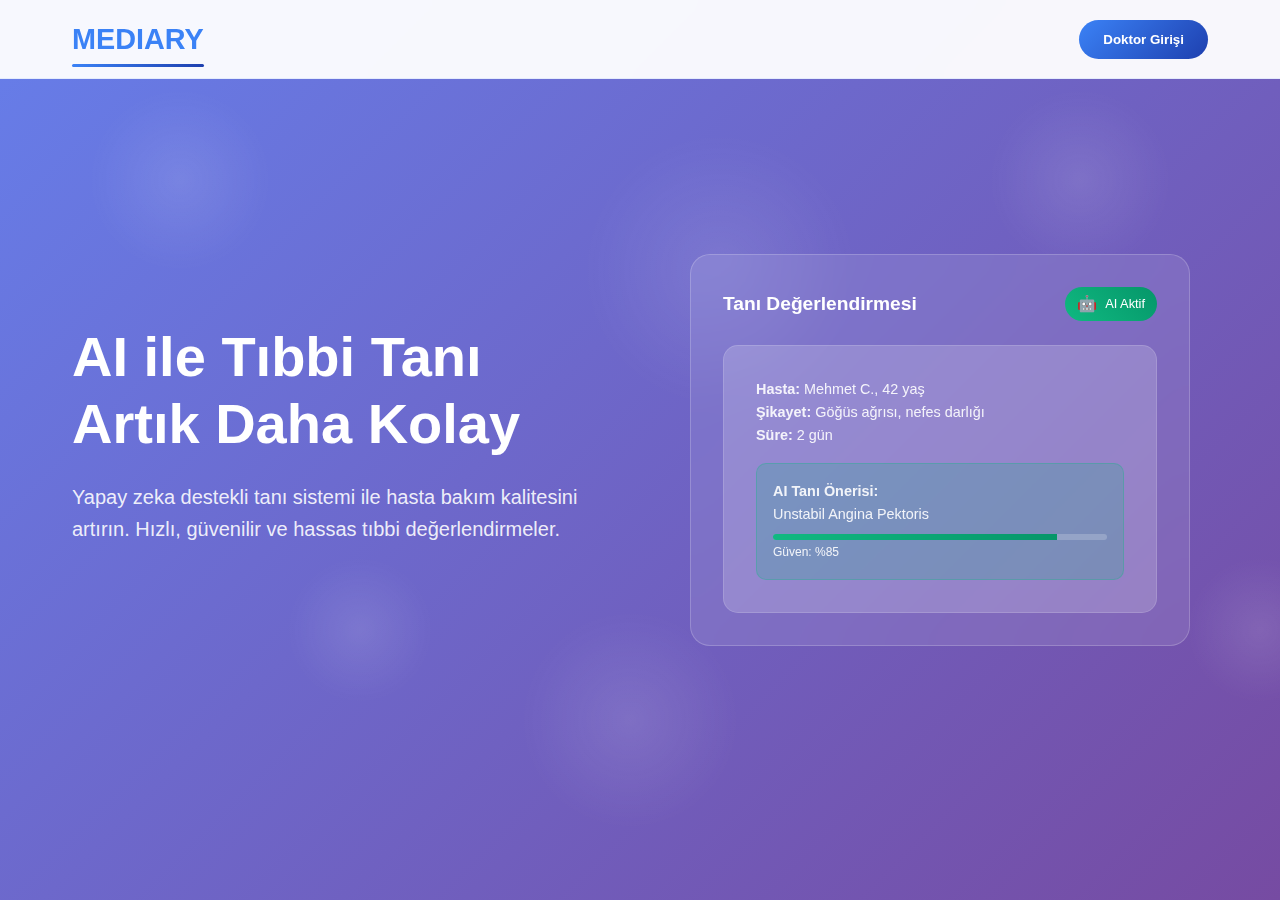
<file: static/index.html>
<!DOCTYPE html>
<html lang="tr">
<head>
    <meta charset="UTF-8">
    <meta name="viewport" content="width=device-width, initial-scale=1.0">
    <title>MEDIARY - AI Destekli Tıbbi Tanı Sistemi</title>
    <link href="https://cdnjs.cloudflare.com/ajax/libs/font-awesome/6.0.0/css/all.min.css" rel="stylesheet">
    <!-- <link rel="stylesheet" href="./static/style.css"> -->
    <style>
        * {
            margin: 0;
            padding: 0;
            box-sizing: border-box;
        }

        body {
            font-family: 'Segoe UI', Tahoma, Geneva, Verdana, sans-serif;
            line-height: 1.6;
            color: #2c3e50;
            overflow-x: hidden;
        }

        /* Header & Navigation */
        .header {
            position: fixed;
            top: 0;
            width: 100%;
            background: rgba(255, 255, 255, 0.95);
            backdrop-filter: blur(10px);
            z-index: 1000;
            border-bottom: 1px solid rgba(59, 130, 246, 0.1);
            transition: all 0.3s ease;
        }

        .nav-container {
            max-width: 1200px;
            margin: 0 auto;
            display: flex;
            justify-content: space-between;
            align-items: center;
            padding: 1rem 2rem;
        }

        .logo {
            font-size: 1.8rem;
            font-weight: 700;
            color: #3b82f6;
            text-decoration: none;
            position: relative;
        }

        .logo::after {
            content: '';
            position: absolute;
            bottom: -5px;
            left: 0;
            width: 100%;
            height: 3px;
            background: linear-gradient(90deg, #3b82f6, #1e40af);
            border-radius: 2px;
        }

        .login-btn {
            background: linear-gradient(135deg, #3b82f6, #1e40af);
            color: white;
            padding: 0.75rem 1.5rem;
            border: none;
            border-radius: 50px;
            font-weight: 600;
            cursor: pointer;
            transition: all 0.3s ease;
            text-decoration: none;
            display: inline-block;
        }

        .login-btn:hover {
            transform: translateY(-2px);
            box-shadow: 0 10px 25px rgba(59, 130, 246, 0.3);
        }

        /* Hero Section */
        .hero {
            min-height: 100vh;
            background: linear-gradient(135deg, #667eea 0%, #764ba2 100%);
            display: flex;
            align-items: center;
            position: relative;
            overflow: hidden;
        }

        .hero::before {
            content: '';
            position: absolute;
            top: 0;
            left: 0;
            right: 0;
            bottom: 0;
            background: url('data:image/svg+xml,<svg xmlns="http://www.w3.org/2000/svg" viewBox="0 0 1000 1000"><defs><radialGradient id="a" cx="50%" cy="50%" r="50%"><stop offset="0%" stop-color="rgba(255,255,255,0.1)"/><stop offset="100%" stop-color="rgba(255,255,255,0)"/></radialGradient></defs><circle cx="200" cy="200" r="100" fill="url(%23a)"/><circle cx="800" cy="300" r="150" fill="url(%23a)"/><circle cx="400" cy="700" r="80" fill="url(%23a)"/><circle cx="700" cy="800" r="120" fill="url(%23a)"/></svg>');
            animation: float 20s ease-in-out infinite;
        }

        @keyframes float {
            0%, 100% { transform: translateY(0px) rotate(0deg); }
            50% { transform: translateY(-20px) rotate(180deg); }
        }

        .hero-container {
            max-width: 1200px;
            margin: 0 auto;
            padding: 2rem;
            display: grid;
            grid-template-columns: 1fr 1fr;
            gap: 4rem;
            align-items: center;
            position: relative;
            z-index: 1;
        }

        .hero-content h1 {
            font-size: 3.5rem;
            font-weight: 700;
            color: white;
            margin-bottom: 1.5rem;
            line-height: 1.2;
        }

        .hero-content .subtitle {
            font-size: 1.25rem;
            color: rgba(255, 255, 255, 0.9);
            margin-bottom: 2rem;
            font-weight: 400;
        }

        .hero-visual {
            position: relative;
            display: flex;
            justify-content: center;
            align-items: center;
        }

        .medical-dashboard {
            background: rgba(255, 255, 255, 0.1);
            backdrop-filter: blur(20px);
            border: 1px solid rgba(255, 255, 255, 0.2);
            border-radius: 20px;
            padding: 2rem;
            width: 100%;
            max-width: 500px;
            animation: pulse 3s ease-in-out infinite;
        }

        @keyframes pulse {
            0%, 100% { transform: scale(1); }
            50% { transform: scale(1.05); }
        }

        .dashboard-header {
            display: flex;
            justify-content: space-between;
            align-items: center;
            margin-bottom: 1.5rem;
        }

        .dashboard-title {
            color: white;
            font-size: 1.2rem;
            font-weight: 600;
        }

        .ai-indicator {
            background: linear-gradient(45deg, #10b981, #059669);
            color: white;
            padding: 0.25rem 0.75rem;
            border-radius: 20px;
            font-size: 0.8rem;
            font-weight: 500;
            display: flex;
            align-items: center;
            gap: 0.5rem;
        }

        .ai-indicator::before {
            content: '🤖';
            font-size: 1rem;
        }

        .dashboard-content {
            color: rgba(255, 255, 255, 0.9);
            font-size: 0.9rem;
            line-height: 1.6;
        }

        .diagnosis-result {
            background: rgba(16, 185, 129, 0.2);
            border: 1px solid rgba(16, 185, 129, 0.3);
            border-radius: 10px;
            padding: 1rem;
            margin-top: 1rem;
        }

        .confidence-bar {
            width: 100%;
            height: 6px;
            background: rgba(255, 255, 255, 0.2);
            border-radius: 3px;
            overflow: hidden;
            margin-top: 0.5rem;
        }

        .confidence-fill {
            height: 100%;
            background: linear-gradient(90deg, #10b981, #059669);
            width: 85%;
            animation: fill 2s ease-out;
        }

        @keyframes fill {
            0% { width: 0%; }
            100% { width: 85%; }
        }

        /* LOGIN MODAL */
        .modal {
            display: none;
            position: fixed;
            top: 0;
            left: 0;
            width: 100%;
            height: 100%;
            background: rgba(0, 0, 0, 0.8);
            z-index: 2000;
            justify-content: center;
            align-items: center;
        }

        .modal-content {
            background: white;
            border-radius: 20px;
            padding: 3rem;
            max-width: 500px;
            width: 90%;
            position: relative;
            animation: modalSlide 0.3s ease;
        }

        @keyframes modalSlide {
            from { transform: translateY(-50px); opacity: 0; }
            to { transform: translateY(0); opacity: 1; }
        }

        .modal-close {
            position: absolute;
            top: 1rem;
            right: 1rem;
            background: none;
            border: none;
            font-size: 1.5rem;
            cursor: pointer;
            color: #64748b;
        }

        .modal-title {
            font-size: 2rem;
            font-weight: 700;
            color: #1e293b;
            margin-bottom: 2rem;
            text-align: center;
        }

        .login-form {
            display: flex;
            flex-direction: column;
            gap: 1.5rem;
        }

        .form-group {
            display: flex;
            flex-direction: column;
        }

        .form-group label {
            font-weight: 600;
            color: #374151;
            margin-bottom: 0.5rem;
        }

        .form-group input, .form-group select {
            padding: 1rem;
            border: 2px solid #e5e7eb;
            border-radius: 10px;
            font-size: 1rem;
            transition: border-color 0.3s ease;
        }

        .form-group input:focus, .form-group select:focus {
            outline: none;
            border-color: #3b82f6;
        }

        .login-submit {
            background: linear-gradient(135deg, #3b82f6, #1e40af);
            color: white;
            padding: 1rem 2rem;
            border: none;
            border-radius: 10px;
            font-size: 1rem;
            font-weight: 600;
            cursor: pointer;
            transition: all 0.3s ease;
        }

        .login-submit:hover {
            transform: translateY(-2px);
            box-shadow: 0 10px 25px rgba(59, 130, 246, 0.3);
        }

        .error-message {
            color: #ef4444;
            font-size: 0.875rem;
            margin-top: 0.5rem;
            display: none;
        }

        .credentials-info {
            background: #f0f9ff;
            border: 1px solid #0ea5e9;
            border-radius: 10px;
            padding: 1rem;
            margin-top: 1rem;
            font-size: 0.9rem;
        }

        .credentials-info h4 {
            color: #0c4a6e;
            margin-bottom: 0.5rem;
        }

        .credentials-info p {
            color: #0369a1;
            margin: 0.25rem 0;
        }

        @keyframes shake {
            0%, 100% { transform: translateX(0); }
            25% { transform: translateX(-5px); }
            75% { transform: translateX(5px); }
        }

        /* MEDIARY SYSTEM STYLES */
        #mediarySystem {
            display: none;
            min-height: 100vh;
            background: linear-gradient(135deg, #1a2332 0%, #2a3f5f 100%);
            color: white;
            opacity: 0;
            transition: opacity 0.5s ease;
        }

        #mediarySystem.show {
            opacity: 1;
        }

        .system-header {
            background: rgba(255, 255, 255, 0.08);
            padding: 0.5rem 1rem;
            backdrop-filter: blur(10px);
            border-bottom: 1px solid rgba(255, 255, 255, 0.15);
            display: flex;
            justify-content: space-between;
            align-items: center;
        }

        .system-header h1 {
            font-size: 2rem;
            font-weight: 700;
            letter-spacing: 2px;
            color: #fff;
        }

        .user-info {
            display: flex;
            align-items: center;
            gap: 1rem;
            color: rgba(255, 255, 255, 0.9);
        }

        .back-to-dashboard {
            background: #4CAF50;
            color: white;
            padding: 0.5rem 1rem;
            border: none;
            border-radius: 5px;
            cursor: pointer;
            font-weight: 600;
            transition: all 0.3s ease;
            text-decoration: none;
            display: none;
        }

        .back-to-dashboard:hover {
            background: #45a049;
            transform: translateY(-2px);
        }

        .home-btn {
            background: #ef4444;
            color: white;
            padding: 0.5rem 1rem;
            border: none;
            border-radius: 5px;
            cursor: pointer;
            font-weight: 600;
            transition: all 0.3s ease;
        }

        .home-btn:hover {
            background: #dc2626;
            transform: translateY(-2px);
        }

        /* Dashboard View */
        .dashboard-view {
            display: block;
            padding: 2rem;
            max-width: 1600px;
            margin: 0 auto;
        }

        .dashboard-view.hidden {
            display: none;
        }

        .dashboard-grid {
            display: grid;
            grid-template-columns: 300px 1fr;
            gap: 2rem;
            min-height: calc(100vh - 100px);
        }

        .dashboard-sidebar {
            background: rgba(255, 255, 255, 0.08);
            backdrop-filter: blur(15px);
            border-radius: 15px;
            padding: 1.5rem;
            border: 1px solid rgba(255, 255, 255, 0.15);
            height: fit-content;
        }

        .welcome-section {
            background: rgba(76, 175, 80, 0.1);
            border: 1px solid rgba(76, 175, 80, 0.3);
            border-radius: 10px;
            padding: 1.5rem;
            margin-bottom: 1.5rem;
            text-align: center;
        }

        .welcome-section h2 {
            color: #4CAF50;
            margin-bottom: 1rem;
            font-size: 1.5rem;
        }

        .welcome-section p {
            color: rgba(255, 255, 255, 0.9);
            line-height: 1.6;
            margin-bottom: 1rem;
        }

        .user-badge {
            background: linear-gradient(135deg, #4CAF50, #45a049);
            color: white;
            padding: 0.5rem 1rem;
            border-radius: 20px;
            font-size: 0.9rem;
            font-weight: 600;
            display: inline-flex;
            align-items: center;
            gap: 0.5rem;
        }

        .dashboard-content {
            background: rgba(255, 255, 255, 0.08);
            backdrop-filter: blur(15px);
            border-radius: 15px;
            padding: 2rem;
            border: 1px solid rgba(255, 255, 255, 0.15);
        }

        .dashboard-stats {
            display: grid;
            grid-template-columns: repeat(auto-fit, minmax(200px, 1fr));
            gap: 1.5rem;
            margin-bottom: 2rem;
        }

        .stat-card {
            background: rgba(255, 255, 255, 0.05);
            border-radius: 10px;
            padding: 1.5rem;
            text-align: center;
            border-left: 4px solid;
            transition: transform 0.3s ease;
        }

        .stat-card:hover {
            transform: translateY(-2px);
        }

        .stat-card.patients {
            border-left-color: #4CAF50;
        }

        .stat-card.today {
            border-left-color: #2196F3;
        }

        .stat-card.pending {
            border-left-color: #FF9800;
        }

        .stat-card.completed {
            border-left-color: #9C27B0;
        }

        .stat-number {
            font-size: 2rem;
            font-weight: bold;
            color: white;
            margin-bottom: 0.5rem;
        }

        .stat-label {
            color: rgba(255, 255, 255, 0.8);
            font-size: 0.9rem;
        }

        .quick-actions {
            display: grid;
            grid-template-columns: repeat(auto-fit, minmax(250px, 1fr));
            gap: 1rem;
            margin-top: 2rem;
        }

        .action-card {
            background: #1e293b;
            color: #ffffff;
            padding: 20px;
            border-radius: 12px;
            box-shadow: 0 4px 16px rgba(0, 0, 0, 0.1);
            transition: all 0.2s ease;
            cursor: pointer;
        }

        .action-card:hover {
            transform: translateY(-5px);
            box-shadow: 0 8px 24px rgba(0, 0, 0, 0.15);
            background: #334155;
        }


        .action-card h4 {
            color: white;
            margin-bottom: 0.5rem;
            display: flex;
            align-items: center;
            gap: 0.5rem;
        }

        .action-card p {
            color: rgba(255, 255, 255, 0.8);
            font-size: 0.9rem;
            line-height: 1.5;
        }

        /* Patient Examination View */
        .examination-view {
            display: none;
            padding: 2rem;
            max-width: 1600px;
            margin: 0 auto;
        }

        .examination-view.active {
            display: block;
        }

        .main-container {
            display: grid;
            grid-template-columns: 300px 1fr;
            gap: 2rem;
            padding: 2rem;
            max-width: 1600px;
            margin: 0 auto;
            min-height: calc(100vh - 100px);
        }

        .sidebar {
            background: rgba(255, 255, 255, 0.08);
            backdrop-filter: blur(15px);
            border-radius: 15px;
            padding: 1.5rem;
            border: 1px solid rgba(255, 255, 255, 0.15);
            height: fit-content;
        }

        .sidebar h3 {
            margin-bottom: 1rem;
            color: #f9fafb;
            font-size: 1.1rem;
            font-weight: bold;
            display: flex;
            align-items: center;
            gap: 0.5rem;
        }

        .content-area {
            background: rgba(255, 255, 255, 0.08);
            backdrop-filter: blur(15px);
            border-radius: 15px;
            padding: 2rem;
            border: 1px solid rgba(255, 255, 255, 0.15);
            display: grid;
            grid-template-rows: auto 1fr;
            gap: 2rem;
        }

        .content-area.examination-content {
            display: grid;
            grid-template-rows: auto 1fr;
            gap: 2rem;
        }

        /* Patient Section Styles */
        .date-picker input[type="date"] {
            background: rgba(255, 255, 255, 0.1);
            border: 1px solid rgba(255, 255, 255, 0.2);
            border-radius: 8px;
            padding: 0.75rem;
            color: white;
            width: 100%;
            margin-bottom: 1.5rem;
        }

        .patient-dropdown {
            position: relative;
            margin-bottom: 1.5rem;
        }

        .patient-select {
            width: 100%;
            background: rgba(255, 255, 255, 0.1);
            border: 1px solid rgba(255, 255, 255, 0.2);
            border-radius: 8px;
            padding: 0.75rem;
            color: white;
            cursor: pointer;
            display: flex;
            align-items: center;
            justify-content: space-between;
            transition: all 0.3s ease;
        }

        .patient-select:hover {
            background: rgba(255, 255, 255, 0.2);
        }

        .patient-options {
            position: absolute;
            top: 100%;
            left: 0;
            right: 0;
            background: rgba(255, 255, 255, 0.95);
            backdrop-filter: blur(15px);
            border-radius: 8px;
            box-shadow: 0 4px 20px rgba(0, 0, 0, 0.3);
            display: none;
            z-index: 100;
            max-height: 200px;
            overflow-y: auto;
        }

        .patient-options.show {
            display: block;
        }

        .patient-option {
            padding: 0.75rem;
            color: #333;
            cursor: pointer;
            transition: background 0.3s ease;
            border-bottom: 1px solid rgba(0, 0, 0, 0.1);
        }

        .patient-option:last-child {
            border-bottom: none;
        }

        .patient-option:hover {
            background: rgba(76, 175, 80, 0.1);
        }

        .patient-option.selected {
            background: #4CAF50;
            color: white;
        }

        .patient-info-display {
            background: rgba(255, 255, 255, 0.05);
            border-radius: 8px;
            padding: 1rem;
            margin-bottom: 1.5rem;
            border-left: 4px solid #4CAF50;
        }

        .patient-info-display h4 {
            color: #4CAF50;
            margin-bottom: 0.5rem;
            font-size: 1rem;
        }

        .patient-detail {
            display: flex;
            justify-content: space-between;
            margin-bottom: 0.25rem;
            font-size: 0.9rem;
        }

        .patient-detail strong {
            color: #f9fafb;
            font-weight: bold;
        }

        .patient-detail span {
            color: #e0f2f1;
        }

        /* Navigation Tabs */
        .nav-tabs {
            display: flex;
            gap: 1.2rem;
            background: rgba(255, 255, 255, 0.08);
            padding: 1rem;
            border-radius: 15px;
            backdrop-filter: blur(15px);
            border: 1px solid rgba(255, 255, 255, 0.15);
        }

        .nav-tab {
            padding: 1rem 1.8rem;
            border: none;
            background: transparent;
            color: rgba(255, 255, 255, 0.7);
            border-radius: 8px;
            cursor: pointer;
            transition: all 0.3s ease;
            display: flex;
            align-items: center;
            gap: 0.8rem;
            font-size: 1.1rem;
            position: relative;
        }

        .nav-tab.active {
            background: rgba(255, 255, 255, 0.2);
            color: white;
        }

        .nav-tab:hover:not(.active) {
            background: rgba(255, 255, 255, 0.1);
            color: white;
        }

        .nav-tab.locked {
            opacity: 0.6;
            cursor: not-allowed;
        }

        /* Content Panel */
        .content-panel {
            background: rgba(255, 255, 255, 0.08);
            backdrop-filter: blur(15px);
            border-radius: 15px;
            padding: 2rem;
            border: 1px solid rgba(255, 255, 255, 0.15);
            min-height: 450px;
        }

        /* Tab Contents */
        .tab-content {
            display: none;
        }

        .tab-content.active {
            display: block;
        }

        .tab-content:not(.active) {
            display: none !important;
        }

        /* Complaint Section */
        .complaint-area {
            background: rgba(255, 255, 255, 0.05);
            border-radius: 10px;
            padding: 1.5rem;
            margin-bottom: 2rem;
        }

        .complaint-area h4 {
            margin-bottom: 1rem;
            color: #f9fafb;
            display: flex;
            align-items: center;
            gap: 0.5rem;
            font-size: 1.1rem;
            font-weight: bold;
        }

        .complaint-text {
            background: rgba(255, 255, 255, 0.1);
            border: 1px solid rgba(255, 255, 255, 0.2);
            border-radius: 8px;
            padding: 1rem;
            color: white;
            font-size: 0.95rem;
            line-height: 1.6;
            min-height: 200px;
            width: 100%;
            resize: vertical;
            font-family: inherit;
        }

        .complaint-text::placeholder {
            color: rgba(255, 255, 255, 0.5);
        }

        /* Patient Notes */
        .patient-notes {
            background: rgba(255, 255, 255, 0.03);
            border-radius: 8px;
            padding: 1rem;
            margin-bottom: 1.5rem;
            border-left: 4px solid #FF9800;
        }

        .patient-notes h4 {
            color: #FF9800;
            margin-bottom: 1rem;
            display: flex;
            align-items: center;
            gap: 0.5rem;
            font-size: 1rem;
        }

        .note-item {
            margin-bottom: 0.75rem;
            padding: 0.75rem;
            background: rgba(255, 255, 255, 0.05);
            border-radius: 6px;
            font-size: 0.9rem;
            line-height: 1.4;
            color: rgba(255, 255, 255, 0.9);
        }

        .note-item:last-child {
            margin-bottom: 0;
        }

        .note-emphasis {
            font-weight: bold;
            color: #ff6b6b;
            border-left: 3px solid #ff6b6b;
            padding-left: 0.75rem;
        }

        /* Save Button */
        .save-btn {
            background: #4CAF50;
            color: white;
            border: none;
            padding: 0.75rem 1.5rem;
            border-radius: 8px;
            cursor: pointer;
            margin-top: 1rem;
            transition: all 0.3s ease;
            display: inline-flex;
            align-items: center;
            gap: 0.5rem;
            font-size: 0.9rem;
            width: 100%;
            justify-content: center;
        }

        .save-btn:hover {
            background: #45a049;
            transform: translateY(-2px);
            box-shadow: 0 4px 15px rgba(76, 175, 80, 0.3);
        }

        .save-btn.saved {
            background: #2196F3;
        }

        /* Test Request Styles */
        .evaluation-area {
            background: rgba(255, 255, 255, 0.05);
            border-radius: 10px;
            padding: 1.5rem;
            margin-bottom: 2rem;
        }

        .evaluation-area h4 {
            margin-bottom: 1rem;
            color: #f9fafb;
            display: flex;
            align-items: center;
            gap: 0.5rem;
            font-size: 1.1rem;
            font-weight: bold;
        }

        .ai-section {
            background: rgba(255, 255, 255, 0.03);
            border-radius: 8px;
            padding: 1.5rem;
            margin-bottom: 1.5rem;
            border-left: 4px solid #2196F3;
        }

        .ai-section h4 {
            color: #2196F3;
            margin-bottom: 1rem;
            display: flex;
            align-items: center;
            gap: 0.5rem;
            font-size: 1rem;
        }

        .test-request-form {
            background: rgba(255, 255, 255, 0.02);
            border-radius: 8px;
            padding: 1rem;
        }

        .manual-test-entry {
            display: flex;
            gap: 0.5rem;
            margin-bottom: 1rem;
        }

        .custom-select-wrapper {
            position: relative;
            width: 100%;
        }

        .suggestion-box {
            position: absolute;
            top: 100%;
            left: 0;
            right: 0;
            background-color: #2e2e3f;
            border: 1px solid #555;
            max-height: 200px;
            overflow-y: auto;
            z-index: 100;
            border-radius: 8px;
            box-shadow: 0 4px 10px rgba(0,0,0,0.2);
            display: none;
        }

        .suggestion-box div {
            padding: 0.5rem;
            cursor: pointer;
            color: white;
            border-bottom: 1px solid #444;
        }

        .suggestion-box div:hover {
            background-color: #3a3a4f;
        }


        .action-buttons {
            display: flex;
            gap: 1rem;
            margin-top: 1rem;
        }

        /* AI Analysis Styles */
        .ai-analysis-container {
            background: rgba(255, 255, 255, 0.05);
            border-radius: 10px;
            padding: 1.5rem;
        }

        .test-results-section {
            margin-bottom: 2rem;
        }

        .test-results-section h4 {
            color: #f9fafb;
            margin-bottom: 1rem;
            display: flex;
            align-items: center;
            gap: 0.5rem;
            font-size: 1.1rem;
            font-weight: bold;
        }

        .pdf-files {
            display: grid;
            grid-template-columns: repeat(auto-fit, minmax(120px, 1fr));
            gap: 1rem;
            margin-bottom: 2rem;
        }

        .pdf-file {
            background: rgba(220, 38, 38, 0.1);
            border: 2px solid rgba(220, 38, 38, 0.3);
            border-radius: 10px;
            padding: 1rem;
            text-align: center;
            cursor: pointer;
            transition: all 0.3s ease;
            color: white;
        }

        .pdf-file:hover {
            background: rgba(220, 38, 38, 0.2);
            transform: translateY(-2px);
        }

        .pdf-file i {
            font-size: 2rem;
            color: #dc2626;
            margin-bottom: 0.5rem;
            display: block;
        }

        .pdf-file span {
            font-size: 0.8rem;
            line-height: 1.2;
        }

        /* Enhanced Evaluate Button */
        .evaluate-btn {
            background: linear-gradient(135deg, #4caf50, #81c784);
            color: white;
            border: none;
            border-radius: 50px;
            font-weight: 600;
            font-size: 1rem;
            padding: 0.75rem 1.75rem;
            cursor: pointer;
            transition: all 0.3s ease;
            display: flex;
            align-items: center;
            justify-content: center;
            gap: 0.5rem;
            margin: 1.5rem auto;
            position: relative;
            overflow: hidden;
        }

        .evaluate-btn::before {
            content: '';
            position: absolute;
            top: 0;
            left: -100%;
            width: 100%;
            height: 100%;
            background: linear-gradient(90deg, transparent, rgba(255, 255, 255, 0.2), transparent);
            transition: left 0.5s ease;
        }

        .evaluate-btn:hover {
            background: linear-gradient(135deg, #388e3c, #66bb6a);
            transform: translateY(-2px);
            box-shadow: 0 6px 20px rgba(76, 175, 80, 0.4);
        }

        .evaluate-btn:hover::before {
            left: 100%;
        }

        .evaluate-btn:active {
            transform: translateY(0);
            box-shadow: 0 3px 10px rgba(76, 175, 80, 0.3);
        }

        /* Enhanced AI Processing Loader */
        .loading-spinner {
            display: none;
            flex-direction: column;
            align-items: center;
            gap: 1rem;
            margin: 2rem 0;
            padding: 2rem;
            background: rgba(255, 255, 255, 0.05);
            border-radius: 15px;
            border: 1px solid rgba(255, 255, 255, 0.1);
        }

        .loading-spinner.show {
            display: flex;
        }

        .spinner {
            width: 40px;
            height: 40px;
            border: 4px solid rgba(255, 255, 255, 0.2);
            border-top: 4px solid #4caf50;
            border-radius: 50%;
            animation: spin 1s linear infinite;
        }

        /* Notification system */
        .notification {
            position: fixed;
            top: 20px;
            right: 20px;
            background: #4caf50;
            color: white;
            padding: 1rem 1.5rem;
            border-radius: 8px;
            box-shadow: 0 4px 12px rgba(0,0,0,0.3);
            z-index: 2000;
            animation: slideInRight 0.3s ease;
            max-width: 350px;
            font-size: 0.9rem;
            line-height: 1.4;
        }

        @keyframes fadeInOut {
            0%, 100% { opacity: 0.7; }
            50% { opacity: 1; }
        }

        /* Progress Bar for AI Analysis */
        .ai-progress-bar {
            width: 100%;
            height: 6px;
            background: rgba(255, 255, 255, 0.1);
            border-radius: 3px;
            overflow: hidden;
            margin-top: 1rem;
        }

        .ai-progress-fill {
            height: 100%;
            background: linear-gradient(90deg, #4caf50, #81c784, #4caf50);
            background-size: 200% 100%;
            border-radius: 3px;
            animation: progressMove 2s linear infinite;
            width: 0%;
            transition: width 0.3s ease;
        }

        @keyframes spin {
            0% { transform: rotate(0deg); }
            100% { transform: rotate(360deg); }
        }

        .ai-summary {
            margin-bottom: 2rem;
        }

        /* Reçete ve Tanı Başlıkları */
        #prescription-tab h4,
        #prescription-tab h5 {
            font-size: 1.3rem;
            font-weight: 600;
            color: #f1f5f9;
            margin-bottom: 1rem;
        }

        /* Etiketler */
        #prescription-tab label {
            font-size: 1rem;
            font-weight: 500;
            color: #e2e8f0;
            margin-bottom: 0.3rem;
            display: block;
        }

        /* Tanı ve ilaç input alanları */
        .diagnosis-input,
        .drug-name,
        .drug-dosage,
        .drug-frequency,
        .drug-duration,
        .prescription-text {
            font-size: 1rem;
            padding: 0.6rem 0.8rem;
            color: #f8fafc;
            background-color: #1e293b;
            border: 1px solid #334155;
            border-radius: 8px;
            width: 100%;
            box-sizing: border-box;
        }

        /* Textarea alanları */
        .recommendation-textarea {
            font-size: 1rem;
            padding: 0.8rem;
            color: #f8fafc;
            background-color: #1e293b;
            border: 1px solid #334155;
            border-radius: 8px;
            min-height: 100px;
            resize: vertical;
        }

        /* Placeholder metinleri */
        #prescription-tab input::placeholder,
        #prescription-tab textarea::placeholder {
            font-size: 0.95rem;
            color: #94a3b8;
        }


        .diagnosis-section {
            background: rgba(255, 255, 255, 0.03);
            border-radius: 8px;
            padding: 1.5rem;
            margin-bottom: 2rem;
            border-left: 4px solid #9c27b0;
        }

        .diagnosis-section h5 {
            color: #9c27b0;
            margin-bottom: 1rem;
            display: flex;
            align-items: center;
            gap: 0.5rem;
        }

        .diagnosis-grid {
            display: grid;
            grid-template-columns: 1fr 1fr;
            gap: 1rem;
        }

        .diagnosis-input-group {
            display: flex;
            flex-direction: column;
            gap: 0.5rem;
        }

        .diagnosis-input-group label {
            color: rgba(255, 255, 255, 0.9);
            font-size: 0.9rem;
            font-weight: 600;
        }

        .diagnosis-input {
            background: rgba(255, 255, 255, 0.1);
            border: 1px solid rgba(255, 255, 255, 0.2);
            border-radius: 8px;
            padding: 0.75rem;
            color: white;
            font-size: 0.9rem;
        }

        .diagnosis-input::placeholder {
            color: rgba(255, 255, 255, 0.5);
        }

        .prescription-section {
            background: rgba(255, 255, 255, 0.03);
            border-radius: 8px;
            padding: 1.5rem;
            margin-bottom: 2rem;
            border-left: 4px solid #2196f3;
        }

        .prescription-section h5 {
            color: #2196f3;
            margin-bottom: 1rem;
            display: flex;
            align-items: center;
            gap: 0.5rem;
        }

        .prescription-list {
            margin-bottom: 1rem;
        }

        .prescription-item {
            margin-bottom: 1rem;
        }

        .drug-info {
            display: grid;
            grid-template-columns: 2fr 1fr 1fr 1fr auto;
            gap: 0.5rem;
            align-items: center;
        }

        .drug-name, .drug-dosage, .drug-frequency, .drug-duration {
            background: rgba(255, 255, 255, 0.1);
            border: 1px solid rgba(255, 255, 255, 0.2);
            border-radius: 6px;
            padding: 0.5rem;
            color: white;
            font-size: 0.8rem;
        }

        .drug-name::placeholder, .drug-dosage::placeholder, 
        .drug-frequency::placeholder, .drug-duration::placeholder {
            color: rgba(255, 255, 255, 0.5);
        }

        .remove-drug-btn {
            background: #ef4444;
            color: white;
            border: none;
            border-radius: 4px;
            padding: 0.5rem;
            cursor: pointer;
            transition: all 0.3s ease;
        }

        .remove-drug-btn:hover {
            background: #dc2626;
        }

        .add-drug-btn {
            background: #10b981;
            color: white;
            border: none;
            border-radius: 8px;
            padding: 0.75rem 1rem;
            cursor: pointer;
            display: flex;
            align-items: center;
            gap: 0.5rem;
            transition: all 0.3s ease;
        }

        .add-drug-btn:hover {
            background: #059669;
        }

        .recommendations-section {
            background: rgba(255, 255, 255, 0.03);
            border-radius: 8px;
            padding: 1.5rem;
            margin-bottom: 2rem;
            border-left: 4px solid #f59e0b;
        }

        .recommendations-section h5 {
            color: #f59e0b;
            margin-bottom: 1rem;
            display: flex;
            align-items: center;
            gap: 0.5rem;
        }

        .recommendations-grid {
            display: grid;
            grid-template-columns: 1fr 1fr;
            gap: 1rem;
        }

        .recommendation-item {
            display: flex;
            flex-direction: column;
            gap: 0.5rem;
        }

        .recommendation-item label {
            color: rgba(255, 255, 255, 0.9);
            font-size: 0.9rem;
            font-weight: 600;
            display: flex;
            align-items: center;
            gap: 0.5rem;
        }

        .recommendation-textarea {
            background: rgba(255, 255, 255, 0.1);
            border: 1px solid rgba(255, 255, 255, 0.2);
            border-radius: 8px;
            padding: 0.75rem;
            color: white;
            font-size: 0.8rem;
            line-height: 1.4;
            min-height: 80px;
            resize: vertical;
            font-family: inherit;
        }

        .recommendation-textarea::placeholder {
            color: rgba(255, 255, 255, 0.5);
        }

        .additional-notes-section {
            background: rgba(255, 255, 255, 0.03);
            border-radius: 8px;
            padding: 1.5rem;
            margin-bottom: 2rem;
            border-left: 4px solid #6b7280;
        }

        .additional-notes-section h5 {
            color: #6b7280;
            margin-bottom: 1rem;
            display: flex;
            align-items: center;
            gap: 0.5rem;
        }

        .prescription-text {
            background: rgba(255, 255, 255, 0.1);
            border: 1px solid rgba(255, 255, 255, 0.2);
            border-radius: 8px;
            padding: 1rem;
            color: white;
            font-size: 0.9rem;
            line-height: 1.6;
            min-height: 100px;
            width: 100%;
            resize: vertical;
            font-family: inherit;
        }

        .prescription-text::placeholder {
            color: rgba(255, 255, 255, 0.5);
        }

        .prescription-actions {
            display: flex;
            gap: 1rem;
            margin-top: 2rem;
        }

        /* New Patient Modal Styles */
        .modal-header {
            display: flex;
            justify-content: space-between;
            align-items: center;
            margin-bottom: 2rem;
        }

        .modal-header h2 {
            color: #1e293b;
            font-size: 1.5rem;
            font-weight: 700;
            display: flex;
            align-items: center;
            gap: 0.5rem;
        }

        .close-btn {
            background: none;
            border: none;
            font-size: 1.5rem;
            cursor: pointer;
            color: #64748b;
        }

        .form-grid {
            display: grid;
            grid-template-columns: repeat(2, 1fr);
            gap: 1rem;
            margin-bottom: 1.5rem;
        }

        .form-group-full {
            grid-column: 1 / -1;
        }

        .form-label {
            display: block;
            margin-bottom: 0.5rem;
            font-weight: 600;
            color: #333;
        }

        .form-input {
            width: 100%;
            padding: 0.75rem;
            border: 2px solid #e1e5e9;
            border-radius: 8px;
            font-size: 1rem;
            transition: all 0.3s ease;
            background: white;
            color: #333;
        }

        .form-input:focus {
            outline: none;
            border-color: #4CAF50;
            box-shadow: 0 0 0 3px rgba(76, 175, 80, 0.1);
        }

        .form-textarea {
            width: 100%;
            padding: 0.75rem;
            border: 2px solid #e5e7eb;
            border-radius: 8px;
            font-size: 0.9rem;
            min-height: 80px;
            resize: vertical;
            font-family: inherit;
        }

        .medical-history-container {
            display: flex;
            flex-direction: column;
            gap: 1rem;
        }

        .prescription-container {
            display: flex;
            flex-direction: column;
            gap: 1.5rem;
            margin-top: 1rem;
        }

        .medical-history-options {
            display: flex;
            gap: 1rem;
            align-items: center;
        }

        .radio-group {
            display: flex;
            align-items: center;
            gap: 0.5rem;
        }

        .radio-group input[type="radio"] {
            width: 16px;
            height: 16px;
            accent-color: #4CAF50;
        }

        .radio-group label {
            font-size: 0.9rem;
            color: #374151;
            cursor: pointer;
        }

        .medical-history-detail {
            display: none;
            transition: all 0.3s ease;
        }

        .medical-history-detail.show {
            display: block;
        }

        .modal-actions {
            display: flex;
            gap: 1rem;
            justify-content: flex-end;
            margin-top: 2rem;
        }

        .btn-modal {
            padding: 0.75rem 1.5rem;
            border: none;
            border-radius: 8px;
            font-size: 0.9rem;
            font-weight: 600;
            cursor: pointer;
            transition: all 0.3s ease;
            display: flex;
            align-items: center;
            gap: 0.5rem;
        }

        .btn-cancel {
            background: #6b7280;
            color: white;
        }

        .btn-cancel:hover {
            background: #4b5563;
        }

        .btn-confirm {
            background: #10b981;
            color: white;
        }

        .btn-confirm:hover {
            background: #059669;
        }

        /* Ana chatbot kutusu */
        #aiChatbot {
            display: none;
            position: fixed;
            bottom: 20px;
            right: 20px;
            width: 360px;
            height: 520px;
            background: #ffffff;
            border-radius: 16px;
            box-shadow: 0 20px 40px rgba(0, 0, 0, 0.2);
            flex-direction: column;
            overflow: hidden;
            z-index: 9999;
            transition: transform 0.3s ease, opacity 0.3s ease;
            transform: translateY(20px);
            opacity: 0;
        }

        /* Açıldığında görünür */
        #aiChatbot.show {
            display: flex;
            transform: translateY(0);
            opacity: 1;
        }

        /* Başlık */
        .chatbot-header {
            background: linear-gradient(to right, #4b6cb7, #182848);
            color: white;
            padding: 14px 16px;
            font-weight: bold;
            font-size: 1rem;
            display: flex;
            align-items: center;
            justify-content: space-between;
        }

        /* Kapatma butonu */
        .chatbot-close {
            background: transparent;
            border: none;
            color: white;
            font-size: 1.2rem;
            cursor: pointer;
            transition: transform 0.2s;
        }

        .chatbot-close:hover {
            transform: scale(1.1);
        }

        /* Mesaj kutusu */
        .chatbot-messages {
            flex: 1;
            padding: 12px;
            overflow-y: auto;
            background: #f1f2f6;
        }

        /* Mesajlar */
        .message {
            margin-bottom: 12px;
            padding: 10px 14px;
            border-radius: 12px;
            max-width: 80%;
            word-wrap: break-word;
            animation: fadeIn 0.3s ease;
        }

        .message.bot {
            background: #dff9fb;
            align-self: flex-start;
            color: #2f3542;
        }

        .message.user {
            background: #1e90ff;
            align-self: flex-end;
            color: white;
            margin-left: auto;
        }

        /* Hızlı sorular */
        .quick-questions {
            display: flex;
            flex-direction: column;
            gap: 8px;
            margin-top: 10px;
        }

        .quick-question {
            background: #e0e0e0;
            border: none;
            border-radius: 8px;
            padding: 8px;
            font-size: 0.9rem;
            cursor: pointer;
            text-align: left;
            transition: background 0.2s;
        }

        .quick-question:hover {
            background: #dcdde1;
        }

        /* Yazma göstergesi */
        .typing-indicator {
            display: none;
            align-items: center;
            margin: 1rem 0 0.5rem 0;
            gap: 0.3rem;
            padding-left: 0.5rem;
        }

        .typing-dot {
            width: 6px;
            height: 6px;
            border-radius: 50%;
            background-color: #64748b;
            animation: blink 1.4s infinite both;
        }

        .typing-dot:nth-child(1) { animation-delay: 0s; }
        .typing-dot:nth-child(2) { animation-delay: 0.2s; }
        .typing-dot:nth-child(3) { animation-delay: 0.4s; }

        /* Giriş alanı */
        .chatbot-input-area {
            display: flex;
            border-top: 1px solid #dcdde1;
            padding: 10px;
            background: #ffffff;
        }

        .chatbot-input {
            flex: 1;
            border: 1px solid #ccc;
            border-radius: 8px;
            padding: 8px;
            outline: none;
            transition: box-shadow 0.2s;
        }

        .chatbot-input:focus {
            box-shadow: 0 0 0 2px #74b9ff;
        }

        .chatbot-send {
            margin-left: 10px;
            background: #4b7bec;
            border: none;
            border-radius: 8px;
            color: white;
            padding: 8px 12px;
            cursor: pointer;
            transition: background 0.2s;
        }

        .chatbot-send:hover {
            background: #3867d6;
        }

        /* Fade ve yazma efektleri */
        @keyframes fadeIn {
            from { opacity: 0; transform: translateY(10px); }
            to { opacity: 1; transform: translateY(0); }
        }

        @keyframes blink {
            0%, 80%, 100% { opacity: 0.3; }
            40% { opacity: 1; }
        }
      
        #lab-results-section {
            margin-top: 2rem;
            padding: 1.5rem;
            border-radius: 12px;
            background-color: #1f2937;
            border: 1px solid #334155;
            color: #e2e8f0;
            box-shadow: 0 4px 10px rgba(0, 0, 0, 0.3);
        }

        .lab-result-box-container {
            display: grid;
            grid-template-columns: repeat(auto-fill, minmax(180px, 1fr));
            gap: 1rem;
        }

        .lab-result-box {
            background-color: #1f2937;
            border: 1px solid #3b82f6;
            border-radius: 8px;
            padding: 1rem;
            color: #e2e8f0;
            box-shadow: 0 4px 6px rgba(0, 0, 0, 0.2);
            transition: transform 0.3s ease;
        }

        .lab-result-box:hover {
            transform: scale(1.03);
            border-color: #60a5fa;
        }

        .lab-result-title {
            font-weight: 600;
            font-size: 1.1rem;
            margin-bottom: 0.5rem;
            color: #93c5fd;
        }

        .lab-result-value {
            font-size: 1rem;
            color: #fefefe;
        }


        @keyframes progressMove {
            0% { background-position: 200% 0; }
            100% { background-position: -200% 0; }
        }

        .test-checklist {
            margin: 1rem 0;
            display: flex;
            flex-direction: column;
            gap: 0.75rem;
        }

        .checkbox-item {
            display: flex;
            align-items: center;
            gap: 0.75rem;
            padding: 0.75rem;
            background: rgba(255, 255, 255, 0.05);
            border-radius: 6px;
            transition: all 0.3s ease;
        }

        .checkbox-item:hover {
            background: rgba(255, 255, 255, 0.1);
        }

        .checkbox-item input[type="checkbox"] {
            margin: 0;
            accent-color: #4CAF50;
            transform: scale(1.2);
        }

        .checkbox-item label {
            flex: 1;
            color: #e0f2f1;
            font-size: 0.95rem;
            line-height: 1.6;
            cursor: pointer;
        }

        .priority {
            padding: 0.2rem 0.6rem;
            border-radius: 12px;
            font-size: 0.7rem;
            font-weight: 600;
            text-transform: uppercase;
        }

        .priority.urgent {
            background: #f44336;
            color: white;
        }

        .priority.routine {
            background: #2196f3;
            color: white;
        }
        .priority.ai-suggestion {
            background: #3b82f6;
            color: white;
            margin-left: 0.25rem;
        }
        .filter-input {
            background: rgba(255, 255, 255, 0.1);
            border: 1px solid rgba(255, 255, 255, 0.2);
            border-radius: 6px;
            padding: 0.5rem;
            color: white;
            width: 100%;
            font-size: 0.9rem;
            margin-bottom: 1rem;
        }

        .filter-input::placeholder {
            color: rgba(255, 255, 255, 0.5);
        }

        .selected-tests-summary {
            background: rgba(76, 175, 80, 0.1);
            border: 1px solid rgba(76, 175, 80, 0.3);
            border-radius: 8px;
            padding: 1rem;
            margin: 1rem 0;
        }

        .selected-tests-summary h5 {
            color: #4CAF50;
            margin-bottom: 0.75rem;
            font-size: 0.95rem;
        }

        .selected-test {
            color: rgba(255, 255, 255, 0.9);
            font-size: 0.9rem;
            margin-bottom: 0.25rem;
        }

        .action-buttons {
            display: flex;
            gap: 1rem;
            margin-top: 1rem;
        }

        .btn {
            padding: 0.5rem 1rem;
            border: none;
            border-radius: 6px;
            cursor: pointer;
            transition: all 0.3s ease;
            display: flex;
            align-items: center;
            gap: 0.5rem;
            text-decoration: none;
            color: white;
            font-size: 0.9rem;
            flex: 1;
            justify-content: center;
        }

        .btn-primary {
            background: #2196F3;
        }

        .btn-primary:hover {
            background: #1976D2;
            transform: translateY(-2px);
        }

        .btn-success {
            background: #4CAF50;
        }

        .btn-success:hover {
            background: #45a049;
            transform: translateY(-2px);
        }

        .btn-secondary {
            background: #6b7280;
            color: white;
        }

        .btn-secondary:hover {
            background: #4b5563;
        }

        /* AI Results Animation */


        .summary-card {
            background: rgba(255, 255, 255, 0.05);
            border-radius: 12px;
            padding: 1.25rem;
            border-left: 6px solid transparent;
            position: relative;
            transition: all 0.3s ease;
            overflow: hidden;
        }

        .summary-card::before {
            content: '';
            position: absolute;
            top: 0;
            right: 0;
            width: 60px;
            height: 60px;
            border-radius: 50%;
            opacity: 0.1;
            transition: all 0.3s ease;
        }

        .summary-card.critical {
            border-left-color: #f44336;
            background: rgba(244, 67, 54, 0.08);
            box-shadow: 0 2px 8px rgba(244, 67, 54, 0.2);
        }

        .summary-card.critical::before {
            background: #f44336;
        }

        .summary-card.critical::after {
            content: '⚠️';
            position: absolute;
            top: 1rem;
            right: 1rem;
            font-size: 1.25rem;
            animation: pulse 2s infinite;
        }

        .summary-card.recommendation {
            border-left-color: #4caf50;
            background: rgba(76, 175, 80, 0.08);
            box-shadow: 0 2px 8px rgba(76, 175, 80, 0.2);
        }

        .summary-card.recommendation::before {
            background: #4caf50;
        }

        .summary-card.recommendation::after {
            content: '✅';
            position: absolute;
            top: 1rem;
            right: 1rem;
            font-size: 1.25rem;
            animation: bounce 2s infinite;
        }

        .summary-card.warning {
            border-left-color: #ff9800;
            background: rgba(255, 152, 0, 0.08);
            box-shadow: 0 2px 8px rgba(255, 152, 0, 0.2);
        }

        .summary-card.warning::before {
            background: #ff9800;
        }

        .summary-card.warning::after {
            content: '🔍';
            position: absolute;
            top: 1rem;
            right: 1rem;
            font-size: 1.25rem;
            animation: swing 2s infinite;
        }

        .summary-card:hover {
            transform: translateY(-2px);
            box-shadow: 0 4px 16px rgba(255, 255, 255, 0.1);
        }

        .summary-header {
            display: flex;
            align-items: center;
            gap: 0.5rem;
            margin-bottom: 0.75rem;
        }

        .summary-header strong {
            font-size: 1.1rem;
            font-weight: bold;
            color: #f9fafb;
        }

        .summary-header i {
            font-size: 1rem;
            transition: all 0.3s ease;
        }

        .summary-card:hover .summary-header i {
            transform: scale(1.1);
        }

        .summary-card.critical .summary-header i {
            color: #f44336;
        }

        .summary-card.recommendation .summary-header i {
            color: #4caf50;
        }

        .summary-card.warning .summary-header i {
            color: #ff9800;
        }

        .summary-text {
            color: #e0f2f1;
            font-size: 0.95rem;
            line-height: 1.6;
            margin-right: 2rem;
        }

        @keyframes typing {
            0%, 60%, 100% { transform: translateY(0); }
            30% { transform: translateY(-10px); }
        }

        .chatbot-input-area {
            display: flex;
            padding: 1rem;
            border-top: 1px solid #e5e7eb;
            gap: 0.5rem;
        }

        .chatbot-input {
            flex: 1;
            padding: 0.75rem;
            border: 1px solid #d1d5db;
            border-radius: 8px;
            font-size: 0.9rem;
        }

        .chatbot-input:focus {
            outline: none;
            border-color: #3b82f6;
        }

        .chatbot-send {
            background: #3b82f6;
            color: white;
            border: none;
            padding: 0.75rem;
            border-radius: 8px;
            cursor: pointer;
            transition: background 0.3s ease;
        }

        .chatbot-send:hover {
            background: #2563eb;
        }

        /* Notification system */
        .notification {
            position: fixed;
            top: 20px;
            right: 20px;
            background: #4caf50;
            color: white;
            padding: 1rem 1.5rem;
            border-radius: 8px;
            box-shadow: 0 4px 12px rgba(0,0,0,0.3);
            z-index: 2000;
            animation: slideInRight 0.3s ease;
            max-width: 350px;
            font-size: 0.9rem;
            line-height: 1.4;
        }

        /* Notification Animations */
        @keyframes slideInRight {
            from { transform: translateX(100%); opacity: 0; }
            to { transform: translateX(0); opacity: 1; }
        }

        @keyframes slideOutRight {
            from { transform: translateX(0); opacity: 1; }
            to { transform: translateX(100%); opacity: 0; }
        }

        @keyframes fadeInContent {
            from { opacity: 0; transform: translateY(20px); }
            to { opacity: 1; transform: translateY(0); }
        }

        @keyframes fadeOut {
            from { opacity: 1; transform: translateY(0); }
            to { opacity: 0; transform: translateY(-20px); }
        }

        /* Responsive Design */
        @media (max-width: 768px) {
            .hero-container {
                grid-template-columns: 1fr;
                gap: 2rem;
                text-align: center;
            }

            .hero-content h1 {
                font-size: 2.5rem;
                line-height: 1.1;
            }

            .hero-content .subtitle {
                font-size: 1.1rem;
            }

            .dashboard-grid, .main-container {
                grid-template-columns: 1fr;
                grid-template-rows: auto auto;
                gap: 1rem;
                padding: 1rem;
            }

            .dashboard-sidebar, .sidebar {
                order: 2;
            }
            
            .dashboard-content, .content-area {
                order: 1;
            }

            .modal-content {
                width: 95%;
                margin: 1rem;
                padding: 2rem;
            }

            .modal-title {
                font-size: 1.5rem;
            }

            .main-container {
                grid-template-columns: 1fr;
                gap: 1rem;
                padding: 1rem;
            }

            .nav-tabs {
                flex-wrap: wrap;
                gap: 0.5rem;
            }

            .nav-tab {
                flex: 1;
                min-width: 140px;
                font-size: 0.8rem;
                padding: 0.6rem 1rem;
            }

            .form-grid {
                grid-template-columns: 1fr;
            }

            .drug-info {
                grid-template-columns: 1fr;
                gap: 0.5rem;
            }

            .recommendations-grid {
                grid-template-columns: 1fr;
            }

            .diagnosis-grid {
                grid-template-columns: 1fr;
            }

            .ai-chatbot {
                width: 95%;
                height: 400px;
                bottom: 10px;
                right: 2.5%;
            }

            /* AI Summary Cards Mobile Optimization */
            .ai-summary-content {
                flex-direction: column;
                gap: 1rem;
            }

            .summary-card {
                margin-bottom: 0.5rem;
                padding: 1rem;
            }

            .summary-text {
                margin-right: 1rem;
                font-size: 0.9rem;
            }

            /* PDF Files Mobile Layout */
            .pdf-files {
                grid-template-columns: 1fr;
                gap: 0.75rem;
            }

            .pdf-file {
                padding: 1rem;
            }

            /* Form Grid Mobile */
            .form-grid {
                grid-template-columns: 1fr;
                gap: 0.75rem;
            }

            .diagnosis-grid {
                grid-template-columns: 1fr;
            }

            .recommendations-grid {
                grid-template-columns: 1fr;
            }

            .drug-info {
                grid-template-columns: 1fr;
                gap: 0.5rem;
            }

            /* Chatbot Mobile */
            .ai-chatbot {
                width: 100%;
                height: 100%;
                bottom: 0;
                right: 0;
                border-radius: 0;
            }

            .chatbot-header {
                border-radius: 0;
            }

            /* Modal Mobile */
            .modal-content {
                width: 95%;
                margin: 1rem;
                max-height: 90vh;
                overflow-y: auto;
            }

            /* Typography Mobile Adjustments */
            .panel-section h4, .complaint-area h4, .evaluation-area h4, .prescription-tab h4 {
                font-size: 1rem;
            }

            .summary-header strong {
                font-size: 1rem;
            }

        /* Tablet Responsive Design */
        @media (max-width: 1024px) and (min-width: 769px) {
            .main-container {
                grid-template-columns: 250px 1fr;
                gap: 1.5rem;
            }

            .ai-summary-content {
                gap: 0.75rem;
            }

            .pdf-files {
                grid-template-columns: repeat(2, 1fr);
            }
        }

        }
    </style>
</head>
<body>
    <!-- Main Website Content -->
    <div id="main-website">
        <!-- Header -->
        <header class="header">
            <nav class="nav-container">
                <a href="#" class="logo">MEDIARY</a>
                <button class="login-btn" onclick="showLoginModal()">Doktor Girişi</button>
            </nav>
        </header>

        <!-- Hero Section -->
        <section class="hero" id="anasayfa">
            <div class="hero-container">
                <div class="hero-content">
                    <h1>AI ile Tıbbi Tanı Artık Daha Kolay</h1>
                    <p class="subtitle">Yapay zeka destekli tanı sistemi ile hasta bakım kalitesini artırın. Hızlı, güvenilir ve hassas tıbbi değerlendirmeler.</p>
                </div>
                <div class="hero-visual">
                    <div class="medical-dashboard">
                        <div class="dashboard-header">
                            <div class="dashboard-title">Tanı Değerlendirmesi</div>
                            <div class="ai-indicator">AI Aktif</div>
                        </div>
                        <div class="dashboard-content">
                            <strong>Hasta:</strong> Mehmet C., 42 yaş<br>
                            <strong>Şikayet:</strong> Göğüs ağrısı, nefes darlığı<br>
                            <strong>Süre:</strong> 2 gün
                            <div class="diagnosis-result">
                                <strong>AI Tanı Önerisi:</strong><br>
                                Unstabil Angina Pektoris
                                <div class="confidence-bar">
                                    <div class="confidence-fill"></div>
                                </div>
                                <small>Güven: %85</small>
                            </div>
                        </div>
                    </div>
                </div>
            </div>
        </section>
    </div>

    <!-- Login Modal -->
    <div id="loginModal" class="modal">
        <div class="modal-content">
            <h2 class="modal-title">MEDIARY Doktor Girişi 🩺</h2>
            <form class="login-form" onsubmit="handleLogin(event)">
                <div class="form-group">
                    <label for="username">Kullanıcı Adı</label>
                    <input type="text" id="username" required placeholder="Kullanıcı adınızı girin">
                </div>
                <div class="form-group">
                    <label for="password">Şifre</label>
                    <input type="password" id="password" required placeholder="Şifrenizi girin">
                </div>
                <button type="submit" class="login-submit" id="loginSubmit">Sisteme Giriş Yap</button>
                <div class="error-message" id="errorMessage">Kullanıcı adı veya şifre hatalı!</div>
                
                <div class="credentials-info">
                    <h4>🩺 Test Giriş Bilgileri:</h4>
                    <p><strong>Dr. Süleyman Köz:</strong> <span onclick="fillDemoCredentials('skoz', 'doktor123')" style="cursor: pointer; color: #3b82f6; text-decoration: underline;">skoz / doktor123</span></p>
                    <p><strong>Dr. Ayşe Demir:</strong> <span onclick="fillDemoCredentials('ademir', 'hekim456')" style="cursor: pointer; color: #3b82f6; text-decoration: underline;">ademir / hekim456</span></p>
                    <p><strong>Dr. Mehmet Yılmaz:</strong> <span onclick="fillDemoCredentials('myilmaz', 'tip789')" style="cursor: pointer; color: #3b82f6; text-decoration: underline;">myilmaz / tip789</span></p>
                    <p><strong>Admin:</strong> <span onclick="fillDemoCredentials('admin', 'admin123')" style="cursor: pointer; color: #3b82f6; text-decoration: underline;">admin / admin123</span></p>
                </div>
            </form>
        </div>
    </div>

    <!-- MEDIARY SYSTEM -->
    <div id="mediarySystem">
        <header class="system-header">
            <h1>MEDIARY</h1>
            <div class="user-info">
                <i class="fas fa-user-md"></i>
                <span id="currentUserName">Dr. Kullanıcı</span>
                <button class="back-to-dashboard" onclick="showDashboard()" id="backToDashboard">
                    <i class="fas fa-tachometer-alt"></i> Dashboard
                </button>
                <button class="home-btn" onclick="returnToHomepage()">Ana Sayfa</button>
            </div>
        </header>

        <!-- Dashboard View -->
        <div class="dashboard-view" id="dashboardView">
            <div class="dashboard-grid">
                <!-- Sol Panel - Kullanıcı Bilgileri -->
                <div class="dashboard-sidebar">
                    <div class="welcome-section">
                        <h2>🩺 Hoş Geldiniz!</h2>
                        <p>MEDIARY AI destekli tıp sistemine başarıyla giriş yaptınız.</p>
                        <div class="user-badge">
                            <i class="fas fa-user-md"></i>
                            <span id="userBadgeName">Dr. Kullanıcı</span>
                        </div>
                    </div>
                    <h3><i class="fas fa-chart-line"></i> Günlük Özet</h3>
                    <div class="dashboard-stats">
                        <div class="stat-card patients">
                            <div class="stat-number">4</div>
                            <div class="stat-label">Toplam Hasta</div>
                        </div>
                        <div class="stat-card today">
                            <div class="stat-number">2</div>
                            <div class="stat-label">Bugünkü Muayene</div>
                        </div>
                    </div>
                </div>
                
                <!-- Ana İçerik Alanı -->
                <div class="dashboard-content">
                    <h2 style="color: white; margin-bottom: 2rem; display: flex; align-items: center; gap: 0.5rem;">
                        <i class="fas fa-tachometer-alt"></i>
                        Dashboard - Sistem Kontrol Paneli
                    </h2>

                    <div class="dashboard-stats">
                        <div class="stat-card patients">
                            <div class="stat-number">4</div>
                            <div class="stat-label">Kayıtlı Hasta</div>
                        </div>
                        <div class="stat-card today">
                            <div class="stat-number">2</div>
                            <div class="stat-label">Bugünkü Randevu</div>
                        </div>
                        <div class="stat-card pending">
                            <div class="stat-number">1</div>
                            <div class="stat-label">Bekleyen Tahlil</div>
                        </div>
                        <div class="stat-card completed">
                            <div class="stat-number">3</div>
                            <div class="stat-label">Tamamlanan</div>
                        </div>
                    </div>

                    <div class="quick-actions">
                        <div class="action-card" onclick="startPatientExamination()">
                            <h4><i class="fas fa-user-plus"></i> Hasta Muayenesine Başla</h4>
                            <p>Yeni hasta kayıt ederek muayene sürecini başlatın. AI destekli tanı sistemi ile hızlı değerlendirme yapın.</p>
                        </div>
                        
                        <div class="action-card" onclick="viewPatientRecords()">
                            <h4><i class="fas fa-folder-open"></i> Hasta Kayıtlarını Görüntüle</h4>
                            <p>Mevcut hasta kayıtlarına erişin, geçmiş muayeneleri inceleyin ve takip süreçlerini yönetin.</p>
                        </div>
                        
                        <div class="action-card" onclick="openAIAssistant()">
                            <h4><i class="fas fa-robot"></i> AI Asistanı</h4>
                            <p>Tıbbi sorularınız için yapay zeka asistanından yardım alın. Genel sağlık bilgileri ve öneriler.</p>
                        </div>
                        
                        <div class="action-card" onclick="viewReports()">
                            <h4><i class="fas fa-chart-bar"></i> Raporlar ve İstatistikler</h4>
                            <p>Günlük, haftalık ve aylık aktivite raporlarınızı görüntüleyin. Performans analizi yapın.</p>
                        </div>
                    </div>

                    <div style="margin-top: 2rem; padding: 1.5rem; background: rgba(255, 255, 255, 0.05); border-radius: 10px; border-left: 4px solid #4CAF50;">
                        <h4 style="color: #4CAF50; margin-bottom: 1rem; display: flex; align-items: center; gap: 0.5rem;">
                            <i class="fas fa-info-circle"></i>
                            Sistem Bilgisi
                        </h4>
                        <p style="color: rgba(255, 255, 255, 0.9); line-height: 1.6;">
                            MEDIARY AI destekli tıp sistemi aktif ve çalışır durumda. Tüm modüller başarıyla yüklendi. 
                            Hasta muayenesi yapmak için yukarıdaki "Hasta Muayenesine Başla" seçeneğini kullanabilirsiniz.
                        </p>
                    </div>
                </div>
            </div>
        </div>

        <!-- Patient Examination View -->
        <div class="examination-view" id="examinationView">
            <div class="main-container">
                <!-- Sol Panel - Hastalar -->
                <div class="sidebar">
                    <h3><i class="fas fa-users"></i> Hastalar <i class="fas fa-calendar-alt"></i></h3>
                
                    <!-- Date Picker -->
                    <div class="date-picker">
                        <input type="date" id="selectedDate" value="">
                    </div> 

                    <!-- Patient Dropdown -->
                    <div class="patient-dropdown">
                        <div class="patient-select" onclick="togglePatientDropdown()">
                            <span id="selectedPatient">Mehmet Kaya</span>
                            <i class="fas fa-chevron-down" id="dropdownArrow"></i>
                        </div>
                        <div class="patient-options" id="patientOptions">
                            <div class="patient-option selected" onclick="selectPatient(this, 1, 'Mehmet Kaya')">
                                Mehmet Kaya
                            </div>
                            <div class="patient-option" onclick="selectPatient(this, 2, 'Fatma Demir')">
                                Fatma Demir
                            </div>
                            <div class="patient-option" onclick="selectPatient(this, 3, 'Zehra Özkan')">
                                Zehra Özkan
                            </div>
                            <div class="patient-option" onclick="selectPatient(this, 4, 'Ali Veli')">
                                Ali Veli
                            </div>
                        </div>
                    </div>

                    <!-- Patient Info Display -->
                    <div class="patient-info-display" id="patientInfoDisplay">
                        <h4>Hasta Bilgileri</h4>
                        <div class="patient-detail">
                            <strong>TC:</strong>
                            <span id="patientTC">12345678901</span>
                        </div>
                        <div class="patient-detail">
                            <strong>Yaş:</strong>
                            <span id="patientAge">42</span>
                        </div>
                        <div class="patient-detail">
                            <strong>Cinsiyet:</strong>
                            <span id="patientGender">Erkek</span>
                        </div>
                        <div class="patient-detail">
                            <strong>Kan Grubu:</strong>
                            <span id="patientBloodType">A+</span>
                        </div>
                    </div>
                    
                    <button class="save-btn" onclick="showAddPatientModal()">
                        <i class="fas fa-user-plus"></i>
                        Yeni Hasta Kayıt
                    </button>
                    
                    <button class="save-btn" onclick="showAIAssistant()" style="background: #FF9800; margin-top: 0.5rem;">
                        <i class="fas fa-robot"></i>
                        Yapay Zeka Asistanı
                    </button>

                </div>

                <!-- Ana İçerik Alanı - Muayene -->
                <div class="content-area">
                    <div class="nav-tabs">
                        <button class="nav-tab active" onclick="showTab('preview')">
                            <i class="fas fa-eye"></i>
                            Hasta Ön Görüşme
                        </button>
                        <button class="nav-tab locked" id="evaluationTab" onclick="showTab('evaluation')">
                            <i class="fas fa-clipboard-check"></i>
                            Tahlil İsteği
                            <i class="fas fa-lock" style="font-size: 0.7rem; margin-left: 0.3rem;"></i>
                        </button>
                        <button class="nav-tab locked" id="aiAnalysisTab" onclick="showTab('ai-analysis')">
                            <i class="fas fa-brain"></i>
                            AI Yorumu
                            <i class="fas fa-lock" style="font-size: 0.7rem; margin-left: 0.3rem;"></i>
                        </button>
                        <button class="nav-tab locked" id="prescriptionTab" onclick="showTab('prescription')">
                            <i class="fas fa-prescription-bottle-alt"></i>
                            Reçete ve Sonuç
                            <i class="fas fa-lock" style="font-size: 0.7rem; margin-left: 0.3rem;"></i>
                        </button>
                    </div>

                    <div class="content-panel">
                        <!-- Hasta Şikayeti -->
                        <div id="preview-tab" class="tab-content active">
                            <div class="complaint-area">
                                <h4><i class="fas fa-comment-medical"></i> Hasta Şikayeti</h4>
                                
                                <!-- Hasta Notları -->
                                <div class="patient-notes">
                                    <h4>
                                        <i class="fas fa-sticky-note"></i>
                                        Hasta Notları
                                    </h4>
                                    <div class="note-item note-emphasis">
                                        Penisilin ilacına karşı alerjisi bulunmaktadır.
                                    </div>
                                    <div class="note-item">
                                        Aktif olarak 'Lisinopril' ilacını günde 1 kez kullanmaktadır.
                                    </div>
                                    <div class="note-item">
                                        Geçmişte böbrek taşı öyküsü mevcut. Aile öyküsünde böbrek yetmezliği var.
                                    </div>
                                </div>
                                
                                <textarea class="complaint-text" id="complaintText" placeholder="Hastanın şikayetini yazınız...">Yaklaşık üç gündür sağ böbrek bölgemde ara ara şiddetlenen keskin bir ağrı hissediyorum. Ağrı özellikle hareket ettiğimde artıyor ve bazen dayanılmaz hale geliyor. İdrar yaparken yanma hissi yaşıyorum ve idrar rengimde koyulaşma fark ettim. Ayrıca zaman zaman idrarda kan gördüm. Son iki gündür mide bulantısı olan ve kendimi yorgun hissediyorum. Daha önce böbrek taşı düşürmüştüm ve ailemde böbrek yetmezliği öyküsü var. Günlük su tüketimim oldukça az ve son zamanlarda tuzlu gıdalar tüketmeye başladım. Ağrımı hafifletmek için sıcak su torbası kullanıyorum, bu bir nebze rahatlama sağlıyor. Tansiyon ilaçları kullanıyorum ve geçmişte antibiyotik alerjisi yaşamıştım.</textarea>

                                <button class="save-btn" id="saveComplaintBtn" onclick="saveComplaintAndUnlock()">
                                    <i class="fas fa-save"></i>
                                    Tahlil İsteğinde Bulun
                                </button>

                                <!-- <div class="result-section">
                                    <h4><i class="fas fa-vial"></i> Önerilen Tahliller</h4>
                                    <div id="resultArea" class="note-item note-emphasis">
                                    </div>
                                </div> -->
                            </div>
                        </div>

                        <!-- Tahlil İsteği -->
                        <div id="evaluation-tab" class="tab-content">
                            
                            <div class="evaluation-area">
                                <h4><i class="fas fa-stethoscope"></i> Tahlil İsteği</h4>
                            
                                <!-- Tetkik İstek Formu -->
                                <div class="ai-section">
                                    <h4><i class="fas fa-clipboard-list"></i> Tetkik İstek Bildirimi</h4>
                                    <div class="test-request-form">
                                        <input type="text" class="filter-input" placeholder="Tetkik ara..." id="testSearchInput">
                                    
                                        <div class="loading-spinner" id="testLoadingSpinner">
                                            <div class="spinner"></div>
                                            <span>Tetkikler yükleniyor...</span>
                                            <div class="ai-progress-bar">
                                                <div class="ai-progress-fill" id="testProgressFill"></div>
                                            </div>
                                        </div>

                                        <div class="test-checklist" id="testChecklist">
                                        </div>

                                        <!-- Manuel Test Ekleme Alanı -->
                                        <div class="custom-select-wrapper">
                                            <input type="text" id="manualTestInput" placeholder="Yeni tetkik giriniz..." class="filter-input" oninput="filterSuggestions()">
                                            <div id="customSuggestions" class="suggestion-box"></div>
                                            <button onclick="addManualTest()" class="btn btn-secondary">+ Ekle</button>
                                        </div>
                            
                                        <!-- Seçilen Testler Özeti -->
                                        <div class="selected-tests-summary">
                                            <div style="margin-top: 1rem;">
                                                <h5 id="selectedTestCount">Seçilen Tetkikler (0 adet):</h5>
                                                <div id="selectedTestsList">
                                                    <div class="selected-test">• İdrar Tahlili (Ürinanaliz)</div>
                                                    <div class="selected-test">• Serum Kreatinin & GFR</div>
                                                    <div class="selected-test">• Böbrek & Mesane Ultrasonu</div>
                                                </div>
                                            </div>
                                        </div>

                                        <!-- Gönder Butonu -->
                                        <div class="action-buttons" style="margin-top: 1.5rem;">
                                            <button class="btn btn-primary" onclick="requestTestsAndUnlock()">
                                                <i class="fas fa-paper-plane"></i> 
                                                Tetkik İsteği Gönder
                                            </button>
                                        </div>
                                    </div>
                                </div>
                            </div>  
                        </div>

                        <!-- AI Yorumu -->
                        <div id="ai-analysis-tab" class="tab-content">
                            <div class="ai-analysis-container">
                                <!-- Test Sonuçları Yükleme Bölümü -->
                                <div class="test-results-section">
                                    <h4><i class="fas fa-file-upload"></i> Tahlil Sonuçları Sisteme Yüklendi</h4>
                                    
                                    <div class="pdf-files">
                                        <div class="pdf-file" onclick="viewPDF('kan-tahlili')">
                                            <i class="fas fa-file-pdf"></i>
                                            <span style="font-size: 1.1rem;">Kan Tahlili<br>Sonuçları</span>
                                        </div>
                                        <div class="pdf-file" onclick="viewPDF('idrar-tahlili')">
                                            <i class="fas fa-file-pdf"></i>
                                            <span style="font-size: 1.1rem;">İdrar Tahlili<br>Sonuçları</span>
                                        </div>
                                        <div class="pdf-file" onclick="viewPDF('ultrason')">
                                            <i class="fas fa-file-pdf"></i>
                                            <span style="font-size: 1.1rem;">Ultrason<br>Raporu</span>
                                        </div>
                                    </div>
                                    
                                    <button class="evaluate-btn" onclick="evaluateTests()" id="evaluateBtn">
                                        <i class="fas fa-brain"></i>
                                        Testleri AI ile Değerlendir
                                    </button>
                                    
                                    <div class="loading-spinner" id="evaluationLoading">
                                        <div class="spinner"></div>
                                        <span>AI verilerinizi değerlendiriyor...</span>
                                        <div class="ai-progress-bar">
                                            <div class="ai-progress-fill" id="progressFill"></div>
                                        </div>
                                    </div>
                                </div>

                                <!-- AI Sonuçları -->
                                <div class="ai-results" id="aiResults" style="display: none;">
                                    <!-- AI Genel Yorumu -->
                                    <div class="ai-section ai-summary">
                                        <h4 style="color: #ffffff; font-size: 1.1rem;">
                                            <i class="fas fa-brain"></i> AI Genel Değerlendirme</h4>

                                        <div class="ai-summary-content" style="display: flex; flex-direction: column; gap: 1.5rem;">
                                            <div class="summary-card critical" style="padding: 1rem; background-color: #7792a5; border-radius: 8px;">
                                                <div class="summary-header">
                                                    <i class="fas fa-exclamation-triangle"></i>
                                                    <strong> Kritik Bulgular</strong>
                                                </div>
                                                <div class="summary-text">
                                                </div>
                                            </div>

                                            <div class="summary-card recommendation" style="padding: 1rem; background-color: #7792a5;border-radius: 8px;">
                                                <div class="summary-header" style="margin-bottom: 0.5rem;">
                                                    <i class="fas fa-lightbulb"></i>
                                                    <strong> Tedavi Önerileri</strong>
                                                </div>
                                                <div class="summary-text">
                                                </div>
                                            </div>

                                            <div class="summary-card warning" style="padding: 1rem; background-color: #7792a5;border-radius: 8px;">
                                                <div class="summary-header" style="margin-bottom: 0.5rem;">
                                                    <i class="fas fa-shield-alt"></i>
                                                    <strong> Dikkat Edilmesi Gerekenler</strong>
                                                </div>
                                                <div class="summary-text">
                                                </div>
                                            </div>
                                        </div>
                                    </div>

                                    <!-- Dış Model Entegrasyonu -->
                                    <div class="external-model-section" style="background-color: #1a1a49; padding: 1.5rem; border-radius: 10px; color: #f0f0f0;">
                                        <h4 style="color: #a9d6ff; margin-bottom: 1rem;">
                                            <i class="fas fa-network-wired"></i> Harici AI Model Entegrasyonu
                                        </h4>

                                        <div class="model-status" style="color: #8fff8f; margin-bottom: 1rem;">
                                            <i class="fas fa-check-circle"></i>
                                            <span>MedicalAI v2.1 Modeli ile bağlantı başarılı</span>
                                        </div>

                                        <div class="model-response">
                                            <h5 style="color: #ff9bee; margin-bottom: 1rem;">🔬 Harici Model Analizi:</h5>
                                            <p style="color: #e0e0ff; line-height: 1.7; font-size: 1rem;">
                                                <strong>Tanı Güvenilirliği:</strong> %87<br>
                                                <strong>Risk Skorlaması:</strong> Orta Risk<br>
                                                <strong>Önerilen Protokol:</strong> Konservatif tedavi<br>
                                                <strong>Takip Süresi:</strong> 2-4 hafta<br><br>
                                                <em style="color: #cccccc;">
                                                    Bu analiz 50,000+ benzer vaka üzerinde eğitilmiş AI model tarafından oluşturulmuştur. 
                                                    Klinik karar için doktor onayı gereklidir.
                                                </em>
                                            </p>
                                        </div>
                                    </div>

                                    <button class="evaluate-btn" onclick="unlockPrescriptionTab()" style="background: linear-gradient(135deg, #22c55e, #16a34a);">
                                        <i class="fas fa-prescription"></i>
                                        Reçete Hazırlamaya Geç
                                    </button>
                                </div>
                            </div>
                        </div>

                        <!-- Reçete -->
                        <div id="prescription-tab" class="tab-content">
                            <h4><i class="fas fa-prescription"></i> Reçete ve Sonuç</h4>

                                <!-- Tanı Bölümü -->
                                <div class="diagnosis-section">
                                    <h5><i class="fas fa-diagnoses"></i> Kesin Tanı</h5>
                                    <div class="diagnosis-grid">
                                        <div class="diagnosis-input-group">
                                            <label>Ana Tanı (ICD-10)</label>
                                            <input type="text" class="diagnosis-input" id="primaryDiagnosis" placeholder="Örn: N20.0 - Böbrek Taşı">
                                        </div>
                                        <div class="diagnosis-input-group">
                                            <label>Ek Tanılar</label>
                                            <input type="text" class="diagnosis-input" id="secondaryDiagnosis" placeholder="Varsa ek tanıları yazınız">
                                        </div>
                                    </div>
                                </div>

                                <!-- İlaç Reçetesi -->
                                <div class="prescription-section">
                                    <h5><i class="fas fa-pills"></i> İlaç Reçetesi</h5>
                                    <div class="prescription-list" id="prescriptionList">
                                        <div class="prescription-item">
                                            <div class="drug-info">
                                                <input type="text" class="drug-name" placeholder="İlaç adı" />
                                                <input type="text" class="drug-dosage" placeholder="Dozaj" />
                                                <input type="text" class="drug-frequency" placeholder="Kullanım sıklığı" />
                                                <input type="text" class="drug-duration" placeholder="Süre" />
                                                <button class="remove-drug-btn" onclick="removeDrug(this)">
                                                    <i class="fas fa-times"></i>
                                                </button>
                                            </div>
                                        </div>
                                    </div>
                                    <button class="add-drug-btn" onclick="addDrug()">
                                        <i class="fas fa-plus"></i>
                                        İlaç Ekle
                                    </button>
                                </div>

                                <!-- Öneriler ve Talimatlar -->
                                <div class="recommendations-section">
                                    <h5><i class="fas fa-lightbulb"></i> Hasta Önerileri ve Talimatlar</h5>
                                    <div class="recommendations-grid">
                                        <div class="recommendation-item">
                                            <label><i class="fas fa-utensils"></i> Diyet Önerileri</label>
                                            <textarea class="recommendation-textarea" id="dietRecommendations" placeholder="Beslenme ve diyet önerilerinizi yazınız..."></textarea>
                                        </div>
                                        <div class="recommendation-item">
                                            <label><i class="fas fa-running"></i> Aktivite/Egzersiz</label>
                                            <textarea class="recommendation-textarea" id="activityRecommendations" placeholder="Fiziksel aktivite ve egzersiz önerilerinizi yazınız..."></textarea>
                                        </div>
                                        <div class="recommendation-item">
                                            <label><i class="fas fa-exclamation-triangle"></i> Dikkat Edilmesi Gerekenler</label>
                                            <textarea class="recommendation-textarea" id="warningRecommendations" placeholder="Hastanın dikkat etmesi gereken durumları yazınız..."></textarea>
                                        </div>
                                        <div class="recommendation-item">
                                            <label><i class="fas fa-calendar-check"></i> Kontrol ve Takip</label>
                                            <textarea class="recommendation-textarea" id="followupRecommendations" placeholder="Kontrol randevu ve takip önerilerinizi yazınız..."></textarea>
                                        </div>
                                    </div>
                                </div>

                                <!-- Ek Notlar -->
                                <div class="additional-notes-section">
                                    <h5><i class="fas fa-sticky-note"></i> Ek Notlar</h5>
                                    <textarea class="prescription-text" id="prescriptionText" placeholder="Ek notlar, özel durumlar ve diğer önerilerinizi buraya yazınız..."></textarea>
                                </div>

                                <div class="prescription-actions">
                                    <button class="save-btn" id="savePrescriptionBtn" onclick="savePrescription()">
                                        <i class="fas fa-save"></i>
                                        Reçeteyi Kaydet
                                    </button>
                                    <button class="save-btn" onclick="printPrescription()" style="background: #2196F3; margin-left: 1rem;">
                                        <i class="fas fa-print"></i>
                                        Reçeteyi Yazdır
                                    </button>
                                </div>
                        </div> 
                    </div>
                </div> 
    

        <!-- New Patient Modal -->
        <div class="modal" id="newPatientModal">
            <div class="modal-content">
                <div class="modal-header">
                    <h2><i class="fas fa-user-plus"></i> Yeni Hasta Kaydı</h2>
                    <button class="close-btn" onclick="closeAddPatientModal()">&times;</button>
                </div>
                
                <form id="newPatientForm">
                    <div class="form-grid">
                        <div class="form-group">
                            <label class="form-label" for="newPatientName">Hasta Adı/Soyadı *</label>
                            <input type="text" class="form-input" id="newPatientName" required>
                        </div>
                        <div class="form-group">
                            <label class="form-label" for="newPatientAge">Yaş *</label>
                            <input type="number" class="form-input" id="newPatientAge" min="0" max="120" required>
                        </div>
                        <div class="form-group">
                            <label class="form-label" for="newPatientTC">T.C. Kimlik Numarası *</label>
                            <input type="text" class="form-input" id="newPatientTC" maxlength="11" pattern="\d{11}" required>
                        </div>
                        <div class="form-group">
                            <label class="form-label" for="newPatientBloodType">Kan Grubu *</label>
                            <select class="form-input" id="newPatientBloodType" required>
                                <option value="" disabled selected>Seçiniz</option>
                                <option value="A+">A Rh+</option>
                                <option value="A-">A Rh−</option>
                                <option value="B+">B Rh+</option>
                                <option value="B-">B Rh−</option>
                                <option value="AB+">AB Rh+</option>
                                <option value="AB-">AB Rh−</option>
                                <option value="O+">0 Rh+</option>
                                <option value="O-">0 Rh−</option>
                            </select>
                        </div>
                        <div class="form-group">
                            <label class="form-label" for="newPatientGender">Cinsiyet *</label>
                            <select class="form-input" id="newPatientGender" required>
                                <option value="" disabled selected>Seçiniz</option>
                                <option value="Erkek">Erkek</option>
                                <option value="Kadın">Kadın</option>
                            </select>
                        </div>
                    </div>
                    
                    <!-- Geçmiş Tıbbi Öykü -->
                    <div class="form-group form-group-full">
                        <label class="form-label">Geçmiş Tıbbi Öykü *</label>
                        <div class="medical-history-container">
                            <div class="medical-history-options">
                                <div class="radio-group">
                                    <input type="radio" id="medicalHistoryYes" name="medicalHistory" value="yes" onchange="toggleMedicalHistoryDetail(true)">
                                    <label for="medicalHistoryYes">Var</label>
                                </div>
                                <div class="radio-group">
                                    <input type="radio" id="medicalHistoryNo" name="medicalHistory" value="no" onchange="toggleMedicalHistoryDetail(false)" checked>
                                    <label for="medicalHistoryNo">Yok</label>
                                </div>
                            </div>
                            <div class="medical-history-detail" id="medicalHistoryDetail">
                                <textarea class="form-textarea" id="newPatientMedicalHistory" rows="3" placeholder="Geçmiş hastalıklar, operasyonlar, hastane yatışları..."></textarea>
                            </div>
                        </div>
                    </div>

                    <!-- Sigara Kullanımı -->
                    <div class="form-group">
                        <label class="form-label">Sigara Kullanımı *</label>
                        <div class="medical-history-options">
                            <div class="radio-group">
                                <input type="radio" id="smokingYes" name="smoking" value="yes">
                                <label for="smokingYes">Evet</label>
                            </div>
                            <div class="radio-group">
                                <input type="radio" id="smokingNo" name="smoking" value="no" checked>
                                <label for="smokingNo">Hayır</label>
                            </div>
                        </div>
                    </div>

                    <!-- İlaç / Alerji Durumu -->
                    <div class="form-group form-group-full">
                        <label class="form-label">İlaç / Alerji Durumu *</label>
                        <div class="medical-history-container">
                            <div class="medical-history-options">
                                <div class="radio-group">
                                    <input type="radio" id="allergyYes" name="allergy" value="yes" onchange="toggleAllergyDetail(true)">
                                    <label for="allergyYes">Var</label>
                                </div>
                                <div class="radio-group">
                                    <input type="radio" id="allergyNo" name="allergy" value="no" onchange="toggleAllergyDetail(false)" checked>
                                    <label for="allergyNo">Yok</label>
                                </div>
                            </div>
                            <div class="medical-history-detail" id="allergyDetail">
                                <textarea class="form-textarea" id="newPatientAllergy" rows="3" placeholder="İlaç veya alerji durumunu yazınız..."></textarea>
                            </div>
                        </div>
                    </div>
                    
                    <div class="modal-actions">
                        <button type="submit" class="btn-modal btn-confirm" onclick="saveNewPatient(event)">
                            <i class="fas fa-check"></i>
                            Hastayı Kaydet
                        </button>
                        
                        <button type="button" class="btn-modal btn-cancel" onclick="closeAddPatientModal()">
                            <i class="fas fa-times"></i>
                            İptal
                        </button>

                    </div>
                </form>
            </div>
        </div>

        <!-- AI Chatbot -->
        <div class="ai-chatbot" id="aiChatbot">
            <div class="chatbot-header">
                <div class="chatbot-title">
                    <i class="fas fa-robot"></i>
                    AI Tıp Asistanı
                </div>
                <button class="chatbot-close" onclick="closeAIChatbot()">
                    <i class="fas fa-times"></i>
                </button>
            </div>
            
            <div class="chatbot-messages" id="chatbotMessages">
                <div class="message bot">
                    Merhaba! Ben MEDIARY AI Asistanınızım. Size genel tıbbi sorularınızda yardımcı olabilirim. 
                    <br><br>
                    <strong>⚠️ Önemli:</strong> Spesifik tıbbi durumlar için mutlaka doktorunuza danışın.
                </div>
                
                <div class="quick-questions">
                    <button class="quick-question" onclick="askQuickQuestion('Yüksek tansiyon belirtileri nelerdir?')">
                        Yüksek tansiyon belirtileri nelerdir?
                    </button>
                    <button class="quick-question" onclick="askQuickQuestion('Diabetin önlenmesi nasıl sağlanır?')">
                        Diabetin önlenmesi nasıl sağlanır?
                    </button>
                    <button class="quick-question" onclick="askQuickQuestion('Böbrek taşı nasıl önlenir?')">
                        Böbrek taşı nasıl önlenir?
                    </button>
                    <button class="quick-question" onclick="askQuickQuestion('Sağlıklı beslenme önerileri')">
                        Sağlıklı beslenme önerileri
                    </button>
                </div>
                
            </div>
            
            <div class="typing-indicator" id="typingIndicator">
                <div class="typing-dot"></div>
                <div class="typing-dot"></div>
                <div class="typing-dot"></div>
                <span style="margin-left: 0.5rem; font-size: 0.8rem; color: #64748b;">AI yazıyor...</span>
            </div>

            <div class="chatbot-input-area">
                <input type="text" class="chatbot-input" id="chatbotInput" placeholder="Tıbbi sorunuzu yazın..." maxlength="200">
                <button class="chatbot-send" onclick="sendMessage()">
                    <i class="fas fa-paper-plane"></i>
                </button>
            </div>
        </div>
    </div>
    
    <script>
        // Global variables
        let currentPatientId = 1;

        // Patient data structure
        let patientsData = {
            1: {
                name: "Mehmet Kaya",
                tc: "12345678901",
                age: 32,
                gender: "Erkek",
                bloodType: "A+",
                complaint: "32 yaşında erkek hasta, son 3 gündür devam eden sulu dışkılama, mide bulantısı ve karın ağrısı şikayetleriyle başvurdu. asta ishalin ani başladığını, dışkının sulu ve kötü kokulu olduğunu ifade ediyor. Günde yaklaşık 6-7 kez tuvalete çıktığını, dışkıda kan ya da mukus görmediğini belirtiyor. Karın ağrısı başlangıçta göbek çevresindeyken sonradan tüm alt batına yayılmış. Zaman zaman mide bulantısı oluyor, ancak kusma görülmemiş. Ateşini ölçmemiş fakat halsizlik, bitkinlik ve iştahsızlık olduğunu ifade ediyor. Benzer şikayetleri aynı evde yaşayan eşinde de mevcut. Dışarıdan açık bir yerden yemek yediğini belirtiyor. Daha önce benzer bir tablo yaşamamış. Bilinen kronik hastalığı ve sürekli kullandığı ilaç yok.",
                notes: [
                    {
                        type: "emphasis",
                        text: "Penisilin ilacına karşı alerjisi bulunmaktadır."
                    },
                    {
                        type: "normal",
                        text: "Aktif olarak 'Lisinopril' ilacını günde 1 kez kullanmaktadır."
                    },
                    {
                        type: "normal",
                        text: "Geçmişte böbrek taşı öyküsü mevcut. Aile öyküsünde böbrek yetmezliği var."
                    }
                ]
            },
            2: {
                name: "Fatma Demir",
                tc: "98765432109",
                age: 24,
                gender: "Kadın",
                bloodType: "B+",
                complaint: "24 yaşında kadın hasta, son 2 aydır devam eden halsizlik, çarpıntı, konsantrasyon güçlüğü ve tırnak kırılması şikayetleri ile başvurdu. Hasta gün içinde çok çabuk yorulduğunu, merdiven çıkarken nefes nefese kaldığını belirtiyor. Zaman zaman baş dönmesi ve göz kararması yaşadığını söylüyor. Konsantrasyonunun azaldığını, ders çalışırken dikkatinin çok çabuk dağıldığını fark etmiş. Tırnaklarının kolay kırıldığını, saç dökülmesinde artış olduğunu söylüyor. Regl dönemlerinin eskisine göre daha uzun sürdüğünü ve daha yoğun kanama olduğunu belirtiyor. Son bir yıl içinde herhangi bir check-up yapılmamış. Vejetaryen olduğunu, hayvansal protein tüketiminin oldukça düşük olduğunu ifade ediyor. Bilinen hastalığı ve kullandığı ilaç yok.",
                notes: [
                    {
                        type: "emphasis",
                        text: "Migren aile öyküsü mevcut. Anne tarafından kalıtsal."
                    },
                    {
                        type: "normal",
                        text: "Stress seviyesi yüksek, yoğun çalışma temposu var."
                    }
                ]
            },
            3: {
                name: "Zehra Özkan",
                tc: "11122233344",
                age: 67,
                gender: "Kadın",
                bloodType: "0+",
                complaint: "67 yaşında kadın hasta, nefes darlığı, bacaklarda şişlik ve gece sık idrara çıkma şikayetleri ile başvurdu. Hasta yaklaşık 2 haftadır giderek artan nefes darlığından yakınıyor. Başlangıçta eforla gelişen dispne, son günlerde istirahatte dahi belirgin hale gelmiş. Özellikle gece yatarken nefes almakta zorlandığını, bu nedenle yastık sayısını artırdığını ifade ediyor. Bacaklarda, özellikle ayak bileklerinde akşama doğru artan ödem dikkat çekiyor. Son birkaç gündür gece uykudan uyanarak idrara çıkma sıklığında da artış olmuş. Çarpıntı hissi ve genel halsizlik mevcut. Hasta 10 yıldır hipertansiyon hastası, ilaçlarını düzensiz kullandığını belirtiyor. Son 6 ay içinde kardiyoloji kontrolü yapılmamış.",
                notes: []
            },
            4: {
                name: "Ali Veli",
                tc: "55566677788",
                age: 42,
                gender: "Erkek",
                bloodType: "AB+",
                complaint: "42 yaşında erkek hasta, kilo kaybı, çarpıntı, aşırı terleme ve sinirlilik şikayetleri ile başvurdu. Hasta son 1,5 ay içinde yaklaşık 6 kilo verdiğini, iştahının ise belirgin şekilde arttığını ifade ediyor. Gün içinde kalp atımlarını hissedecek kadar çarpıntısı olduğunu, özellikle geceleri uykudan uyandığını belirtiyor. Sıcak ortamlara tahammülsüzlük ve aşırı terleme mevcut. Yakın çevresinin kendisini daha sinirli, huzursuz ve gergin hissettiğini söylediğini belirtiyor. Bazen boğazında baskı hissi oluyor. Ses kısıklığı veya yutma güçlüğü tariflemiyor. Ailesinde hipertiroidi öyküsü mevcut. Kendisi daha önce tiroid ile ilgili bir tetkik yaptırmamış.",
                notes: [
                    {
                        type: "emphasis",
                        text: "30 yıllık sigara kullanım öyküsü mevcut."
                    },
                    {
                        type: "normal",
                        text: "KOAH riski yüksek. Düzenli kontroller gerekli."
                    }
                ]
            }
        };

        // Login Modal Functions
        function showLoginModal() {
            document.getElementById('loginModal').style.display = 'flex';
        }

        function closeLoginModal() {
            document.getElementById('loginModal').style.display = 'none';
        }

        function fillDemoCredentials(username, password) {
            document.getElementById('username').value = username;
            document.getElementById('password').value = password;
        }

        function handleLogin(event) {
            event.preventDefault();
            
            const username = document.getElementById('username').value;
            const password = document.getElementById('password').value;
            const errorMessage = document.getElementById('errorMessage');
            const loginSubmit = document.getElementById('loginSubmit');
            
            // Demo credentials
            const validCredentials = {
                'skoz': 'doktor123',
                'ademir': 'hekim456',
                'myilmaz': 'tip789',
                'admin': 'admin123'
            };
            
            if (validCredentials[username] === password) {
                // Show loading state
                const originalText = loginSubmit.innerHTML;
                loginSubmit.innerHTML = '<i class="fas fa-spinner fa-spin"></i> Giriş yapılıyor...';
                loginSubmit.disabled = true;
                loginSubmit.style.background = 'linear-gradient(135deg, #00695c, #004d40)';
                
                // Add realistic delay (2-3 seconds)
                setTimeout(() => {
                    closeLoginModal();
                    showMediarySystem(username);
                    
                    // Reset button state for next time
                    loginSubmit.innerHTML = originalText;
                    loginSubmit.disabled = false;
                    loginSubmit.style.background = 'linear-gradient(135deg, #3b82f6, #1e40af)';
                    document.getElementById("mediarySystem").scrollIntoView({ behavior: "auto" });
                }, 2500); // 2.5 second delay
                
            } else {
                // Show error with shake animation
                loginSubmit.style.animation = 'shake 0.5s ease-in-out';
                errorMessage.style.display = 'block';
                
                setTimeout(() => {
                    errorMessage.style.display = 'none';
                    loginSubmit.style.animation = '';
                }, 3000);
            }
        }

        function showMediarySystem(username) {
            document.getElementById('main-website').style.display = 'none';
            const mediarySystem = document.getElementById('mediarySystem');
            mediarySystem.style.display = 'block';

            // Sistemi yumuşak geçişle göster
            setTimeout(() => {
                mediarySystem.classList.add('show');
            }, 100);

            // Doktor adı eşle
            const doctorNames = {
                'skoz': 'Dr. Süleyman Köz',
                'ademir': 'Dr. Ayşe Demir',
                'myilmaz': 'Dr. Mehmet Yılmaz',
                'admin': 'Admin User'
            };
            
            const doctorName = doctorNames[username] || 'Dr. Kullanıcı';
            document.getElementById('currentUserName').textContent = doctorName;
            document.getElementById('userBadgeName').textContent = doctorName;
            document.getElementById('loginTime').textContent = new Date().toLocaleTimeString('tr-TR');

            // Dashboard görünümünü göster
            showDashboard();

            // Hoş geldin bildirimi
            setTimeout(() => {
                showNotification(`Hoş geldiniz ${doctorName}! MEDIARY sistemine başarıyla giriş yaptınız.`, 'success');
            }, 1000);
        }

        function resetSystem() {
            // Tüm metin girişlerini ve textarea'ları temizle
            document.querySelectorAll('input[type="text"], textarea').forEach(el => el.value = '');

            // Tüm checkbox'ları temizle
            document.querySelectorAll('input[type="checkbox"]').forEach(el => el.checked = false);

            // Manuel test listesi temizle
            const manualList = document.getElementById('manualTestsList');
            if (manualList) manualList.innerHTML = '';

            // Seçilen testleri temizle
            const selectedList = document.getElementById('selectedTestsList');
            if (selectedList) {
                selectedList.innerHTML = '<div class="selected-test" style="color: rgba(255,255,255,0.5);">• Henüz tetkik seçilmedi</div>';
            }

            const summaryTitle = document.querySelector('.selected-tests-summary h5');
            if (summaryTitle) {
                summaryTitle.textContent = 'Seçilen Tetkikler (0 adet):';
            }

            const aiResults = document.getElementById('aiResults');
            if (aiResults) aiResults.style.display = 'none';

            const evaluationLoading = document.getElementById('evaluationLoading');
            if (evaluationLoading) evaluationLoading.style.display = 'none';

            const evaluateBtn = document.getElementById('evaluateBtn');
            if (evaluateBtn) {
                evaluateBtn.style.display = 'block';
            }

            const prescriptionList = document.getElementById('prescriptionList');
            if (prescriptionList) {
                prescriptionList.innerHTML = `
                    <div class="prescription-item">
                        <div class="drug-info">
                            <input type="text" class="drug-name" placeholder="İlaç adı" />
                            <input type="text" class="drug-dosage" placeholder="Dozaj" />
                            <input type="text" class="drug-frequency" placeholder="Kullanım sıklığı" />
                            <input type="text" class="drug-duration" placeholder="Süre" />
                            <button class="remove-drug-btn" onclick="removeDrug(this)">
                                <i class="fas fa-times"></i>
                            </button>
                        </div>
                    </div>
                `;
            }

            // AI, Reçete ve Tahlil sekmelerini kilitle
            const tabs = ['aiAnalysisTab', 'prescriptionTab', 'evaluationTab'];
            tabs.forEach(id => {
                const tab = document.getElementById(id);
                if (tab) {
                    tab.classList.add('locked');
                    const lockIcon = tab.querySelector('.fa-lock');
                    if (lockIcon) lockIcon.style.display = 'inline';
                }
            });

            showTab('preview');
        }

        function returnToHomepage() {
            document.getElementById('mediarySystem').style.display = 'none';
            document.getElementById('main-website').style.display = 'block';
        }

        // Patient dropdown toggle
        function togglePatientDropdown() {
            const options = document.getElementById('patientOptions');
            const arrow = document.getElementById('dropdownArrow');
            
            options.classList.toggle('show');
            arrow.style.transform = options.classList.contains('show') ? 'rotate(180deg)' : 'rotate(0deg)';
        }

        // View Management Functions
        function showDashboard() {
            document.getElementById('dashboardView').classList.remove('hidden');
            document.getElementById('dashboardView').style.display = 'block';
            document.getElementById('examinationView').classList.remove('active');
            document.getElementById('examinationView').style.display = 'none';
            document.getElementById('backToDashboard').style.display = 'none';
        }

        // Dashboard action functions
        function startPatientExamination() {
            // Dashboard görünümünü gizle
            document.getElementById('dashboardView').style.display = 'none';
            
            // Muayene görünümünü göster
            document.getElementById('examinationView').style.display = 'block';
            document.getElementById('examinationView').classList.add('active');
            
            // Dashboard'a dönüş butonunu göster
            document.getElementById('backToDashboard').style.display = 'inline-block';

            // Bugünün tarihini ayarla
            const today = new Date().toISOString().split('T')[0];
            document.getElementById('selectedDate').value = today;

            // İlk hasta verisini yükle
            loadPatientData(1);

            // Bildirim göster
            showNotification('Hasta muayene modülü başlatıldı. Hasta seçin ve muayeneye başlayın.', 'success');
        }

                function openAIAssistant() {
            showAIAssistant();
        }


        // Close dropdown when clicking outside
        document.addEventListener('click', function(event) {
            const dropdown = document.querySelector('.patient-dropdown');
            const options = document.getElementById('patientOptions');
            const arrow = document.getElementById('dropdownArrow');
            
            if (dropdown && !dropdown.contains(event.target)) {
                options.classList.remove('show');
                arrow.style.transform = 'rotate(0deg)';
            }
        });

        // Select patient function
        function selectPatient(element, patientId, patientName) {
            resetSystem();
            currentPatientId = patientId;
            
            document.getElementById('selectedPatient').textContent = patientName;
            
            document.querySelectorAll('.patient-option').forEach(option => {
                option.classList.remove('selected');
            });
            element.classList.add('selected');
            
            document.getElementById('patientOptions').classList.remove('show');
            document.getElementById('dropdownArrow').style.transform = 'rotate(0deg)';
            
            loadPatientData(patientId);
        }

        // Load patient data
        function loadPatientData(patientId) {
            const patient = patientsData[patientId];
            if (!patient) {
                console.warn('Patient not found:', patientId);
                return;
            }
            
            document.getElementById('patientTC').textContent = patient.tc;
            document.getElementById('patientAge').textContent = patient.age;
            document.getElementById('patientGender').textContent = patient.gender;
            document.getElementById('patientBloodType').textContent = patient.bloodType;
            
            document.getElementById('complaintText').value = patient.complaint;
            
            updatePatientNotes(patient.notes);
        }

        // Update patient notes
        function updatePatientNotes(notes) {
            const notesContainer = document.querySelector('.patient-notes');
            const existingNotes = notesContainer.querySelectorAll('.note-item');
            
            existingNotes.forEach(note => note.remove());
            
            if (!notes || notes.length === 0) {
                notesContainer.style.display = 'none';
            } else {
                notesContainer.style.display = 'block';
                
                notes.forEach(note => {
                    const noteElement = document.createElement('div');
                    noteElement.className = note.type === 'emphasis' ? 'note-item note-emphasis' : 'note-item';
                    noteElement.textContent = note.text;
                    notesContainer.appendChild(noteElement);
                });
            }
        }

            // Clear workflow cache and reset all tabs
        function clearWorkflowCache() {
            // Reset all tabs to locked state except first one
            const evaluationTab = document.getElementById('evaluationTab');
            const aiAnalysisTab = document.getElementById('aiAnalysisTab');
            const prescriptionTab = document.getElementById('prescriptionTab');
            
            // Lock tabs
            evaluationTab.classList.add('locked');
            aiAnalysisTab.classList.add('locked');
            prescriptionTab.classList.add('locked');
            
            // Show lock icons
            const evaluationLock = evaluationTab.querySelector('.fa-lock');
            const aiLock = aiAnalysisTab.querySelector('.fa-lock');
            const prescriptionLock = prescriptionTab.querySelector('.fa-lock');
            
            if (evaluationLock) evaluationLock.style.display = 'inline';
            if (aiLock) aiLock.style.display = 'inline';
            if (prescriptionLock) prescriptionLock.style.display = 'inline';
            
            // Reset active tab to first one
            document.querySelectorAll('.nav-tab').forEach(tab => tab.classList.remove('active'));
            document.querySelector('.nav-tab').classList.add('active');
            
            // Show only first tab content
            document.querySelectorAll('.tab-content').forEach(content => content.classList.remove('active'));
            document.getElementById('preview-tab').classList.add('active');
            
            // Reset AI analysis state
            const evaluateBtn = document.getElementById('evaluateBtn');
            const loadingSpinner = document.getElementById('evaluationLoading');
            const aiResults = document.getElementById('aiResults');
            const progressFill = document.getElementById('progressFill');
            
            if (evaluateBtn) {
                evaluateBtn.style.display = 'flex';
                evaluateBtn.disabled = false;
                evaluateBtn.innerHTML = '<i class="fas fa-brain"></i> Testleri AI ile Değerlendir';
            }
            
            if (loadingSpinner) {
                loadingSpinner.classList.remove('show');
            }
            
            if (aiResults) {
                aiResults.style.display = 'none';
                aiResults.classList.remove('show');
            }
            
            if (progressFill) {
                progressFill.style.width = '0%';
            }
            
            // Reset save button
            const saveBtn = document.getElementById('saveComplaintBtn');
            if (saveBtn) {
                saveBtn.innerHTML = '<i class="fas fa-save"></i> Tahlil İsteğinde Bulun';
                saveBtn.classList.remove('saved');
            }
            
            // Reset test selections to default
            resetTestSelections();
            
            // Clear any existing notifications
            const existingNotifications = document.querySelectorAll('.notification');
            existingNotifications.forEach(notification => {
                if (document.body.contains(notification)) {
                    document.body.removeChild(notification);
                }
            });
        }

        // Reset test selections to default and update display
        function resetTestSelections() {
            // Uncheck all tests first
            document.querySelectorAll('.test-checklist input[type="checkbox"]').forEach(checkbox => {
                checkbox.checked = false;
            });
            
            // Check default tests (urgent ones)
            const defaultTests = ['urinalysis', 'creatinine_gfr', 'kidney_ultrasound'];
            defaultTests.forEach(testId => {
                const checkbox = document.getElementById(testId);
                if (checkbox) {
                    checkbox.checked = true;
                }
            });
            
            // Update selected tests display immediately
            updateSelectedTests();
        }

        // Tab switching function with lock check
        function showTab(tabName) {
            const targetTab = document.getElementById(tabName + '-tab');
            const targetButton = event ? event.target.closest('.nav-tab') : document.querySelector(`[onclick="showTab('${tabName}')"]`);
            
            // Check if tab is locked
            if (targetButton && targetButton.classList.contains('locked')) {
                targetButton.style.animation = 'shake 0.5s ease-in-out';
                setTimeout(() => {
                    targetButton.style.animation = '';
                }, 500);
                
                showNotification('Bu sekmeye erişmek için önceki adımları tamamlamanız gerekiyor.', 'warning');
                return;
            }
            
            // Hide all tab contents
            document.querySelectorAll('.tab-content').forEach(content => {
                content.classList.remove('active');
            });
            
            // Remove active class from all tab buttons
            document.querySelectorAll('.nav-tab').forEach(button => {
                button.classList.remove('active');
            });
            
            // Show target tab and activate button
            if (targetTab) {
                targetTab.classList.add('active');
            }
            
            if (targetButton) {
                targetButton.classList.add('active');
            }
        }

        // Save complaint and unlock evaluation tab
        function saveComplaintAndUnlock() {
            const text = document.getElementById('complaintText').value.trim();
            
            if (text === '') {
                showNotification('Lütfen hasta şikayetini yazınız.', 'warning');
                return;
            }
            
            patientsData[currentPatientId].complaint = text;
            
            // Unlock evaluation tab
            const evaluationTab = document.getElementById('evaluationTab');
            evaluationTab.classList.remove('locked');
            const lockIcon = evaluationTab.querySelector('.fa-lock');
            if (lockIcon) {
                lockIcon.style.display = 'none';
            }
            
            // Switch to evaluation tab
            showTab('evaluation');
            
            // Update button text
            const saveBtn = document.getElementById('saveComplaintBtn');
            saveBtn.innerHTML = '<i class="fas fa-check"></i> Şikayet Kaydedildi';
            saveBtn.classList.add('saved');
            
            showNotification('Hasta şikayeti kaydedildi! Tahlil İsteği sekmesi açıldı.', 'success');

            fetchAndAddTests(text);
        }

        function requestTestsAndUnlock() {
            const selectedTests = new Set();

            // Checkbox ile seçilen testleri al
            document.querySelectorAll('.test-checklist input[type="checkbox"]:checked').forEach(cb => {
                const label = cb.nextElementSibling?.textContent.trim();
                if (label) selectedTests.add(label);
            });

            // Manuel olarak eklenen testleri al (#manualTestsList)
            document.querySelectorAll('#selectedTestsList .selected-test').forEach(el => {
                const testName = el.textContent.replace('•', '').trim();
                if (testName) selectedTests.add(testName);
            });

            // Eğer hiç test yoksa uyarı
            if (selectedTests.size === 0) {
                showNotification('Lütfen en az bir tetkik seçiniz.', 'warning');
                return;
            }

            // Bildirim doğru sayı ile
            showNotification(`Seçilen ${selectedTests.size} tetkik isteği laboratuvara gönderildi!`, 'success');

            // AI sekmesini aç
            const aiAnalysisTab = document.getElementById('aiAnalysisTab');
            if (aiAnalysisTab) {
                aiAnalysisTab.classList.remove('locked');
                const lockIcon = aiAnalysisTab.querySelector('.fa-lock');
                if (lockIcon) lockIcon.style.display = 'none';
            }

            // Sekmeyi değiştir
            showTab('ai-analysis');
        }




        // View PDF function
        function viewPDF(pdfType) {
            const pdfNames = {
                'kan-tahlili': 'Kan Tahlili Sonuçları',
                'idrar-tahlili': 'İdrar Tahlili Sonuçları',
                'ultrason': 'Ultrason Raporu'
            };
            
            showNotification(`${pdfNames[pdfType]} görüntüleniyor...`, 'info');
        }

        // Enhanced Evaluate tests function with progress bar and notification
        function evaluateTests() {
            const text = document.getElementById('complaintText').value.trim();

            if (text === '') {
                showNotification('Lütfen hasta şikayetini yazınız.', 'warning');
                return;
            }

            const evaluateBtn = document.getElementById('evaluateBtn');
            const loadingSpinner = document.getElementById('evaluationLoading');
            const aiResults = document.getElementById('aiResults');
            const progressFill = document.getElementById('progressFill');

            // Başlangıç: Button disable ve spinner başlat
            evaluateBtn.disabled = true;
            evaluateBtn.innerHTML = '<i class="fas fa-spinner fa-spin"></i> Analiz Ediliyor...';
            loadingSpinner.classList.add('show');

            // Progress bar animasyonu
            let progress = 0;
            const progressInterval = setInterval(() => {
                progress += 2;
                progressFill.style.width = progress + '%';
                if (progress >= 100) {
                    clearInterval(progressInterval);
                }
            }, 60);

            // AI analizi başlat
            fetchAndShowResults(text).then(success => {
                // Spinner'ı durdur, butonu geri aç
                loadingSpinner.classList.remove('show');
                evaluateBtn.disabled = false;
                evaluateBtn.innerHTML = '<i class="fas fa-brain"></i> Testleri AI ile Değerlendir';
                progressFill.style.width = '0%';

                if (success) {
                    aiResults.classList.add('show');
                    aiResults.scrollIntoView({ behavior: 'smooth', block: 'start' });
                    showNotification('AI analizi başarıyla tamamlandı!', 'success');
                } else {
                    showNotification('AI cevabı alınamadı.', 'error');
                }
            });
        }

        // Unlock prescription tab
        function unlockPrescriptionTab() {
            const prescriptionTab = document.getElementById('prescriptionTab');
            prescriptionTab.classList.remove('locked');
            const lockIcon = prescriptionTab.querySelector('.fa-lock');
            if (lockIcon) {
                lockIcon.style.display = 'none';
            }
            
            // Switch to prescription tab
            showTab('prescription');
            
            showNotification('AI analizi tamamlandı! Şimdi reçete hazırlayabilirsiniz.', 'success');
        }

        function updateSelectedTests() {
            const selectedTestsList = document.getElementById('selectedTestsList');
            selectedTestsList.innerHTML = '';

            const selectedTests = new Set(); // hem checkbox hem manuel eklenenleri tek set içinde tutar

            // Checkbox ile seçilen testler
            const checkboxes = document.querySelectorAll('.test-checklist input[type="checkbox"]:checked');
            checkboxes.forEach(checkbox => {
                const label = checkbox.nextElementSibling.textContent.trim();
                selectedTests.add(label);
            });

            // Manuel eklenen testler
            const manualTests = document.querySelectorAll('#manualTestsList .selected-test');
            manualTests.forEach(testItem => {
                const label = testItem.textContent.replace('•', '').trim();
                selectedTests.add(label);
            });

            // Seçili testleri listele
            if (selectedTests.size === 0) {
                selectedTestsList.innerHTML = '<div class="selected-test" style="color: rgba(255,255,255,0.5);">• Henüz tetkik seçilmedi</div>';
            } else {
                selectedTests.forEach(label => {
                    const testDiv = document.createElement('div');
                    testDiv.className = 'selected-test';
                    testDiv.innerHTML = `• ${label}`;
                    selectedTestsList.appendChild(testDiv);
                });
            }

            // Sayıyı güncelle
            const summaryTitle = document.querySelector('.selected-tests-summary h5');
            if (summaryTitle) {
                summaryTitle.textContent = `Seçilen Tetkikler (${selectedTests.size} adet):`;
            }
        }

        function addManualTest() {
            const input = document.getElementById('manualTestInput');
            const testName = input.value.trim();

            if (testName === "") return;

            // Seçilen testler listesine ekle
            const selectedList = document.getElementById('selectedTestsList');

            // Aynı test daha önce eklendiyse tekrar eklenmesin
            const alreadyExists = Array.from(selectedList.children).some(el =>
                el.textContent.includes(testName)
            );
            if (alreadyExists) {
                alert("Bu tetkik zaten eklendi.");
                input.value = '';
                return;
            }

            const selectedItem = document.createElement('div');
            selectedItem.className = 'selected-test';
            selectedItem.textContent = `• ${testName}`;
            selectedList.appendChild(selectedItem);

            // Toplam sayıyı güncelle
            updateSelectedTestCount();

            // Input temizle
            input.value = '';
        }

        const suggestions = [
            "ALT (SGPT)", "AST (SGOT)", "HbA1c", "Açlık Kan Şekeri",
            "Vitamin B12", "TSH", "fT3", "fT4","Demir", "Ferritin", 
            "Akciğer Grafisi", "Batın Ultrasonu"
        ];

        function filterSuggestions() {
            const input = document.getElementById('manualTestInput');
            const query = input.value.toLowerCase();
            const box = document.getElementById('customSuggestions');

            box.innerHTML = '';
            if (query === '') {
                box.style.display = 'none';
                return;
            }

            const filtered = suggestions.filter(item => item.toLowerCase().includes(query));
            filtered.forEach(s => {
                const div = document.createElement('div');
                div.textContent = s;
                div.onclick = () => {
                    input.value = s;
                    box.style.display = 'none';
                };
                box.appendChild(div);
            });

            box.style.display = filtered.length > 0 ? 'block' : 'none';
        }


        function updateSelectedTestCount() {
            const count = document.querySelectorAll('#selectedTestsList .selected-test').length;
            const summaryHeader = document.querySelector('.selected-tests-summary h5');
            summaryHeader.textContent = `Seçilen Tetkikler (${count} adet):`;
        }

        // Add drug to prescription
        function addDrug() {
            const prescriptionList = document.getElementById('prescriptionList');
            const drugItem = document.createElement('div');
            drugItem.className = 'prescription-item';
            drugItem.innerHTML = `
                <div class="drug-info">
                    <input type="text" class="drug-name" placeholder="İlaç adı" />
                    <input type="text" class="drug-dosage" placeholder="Dozaj" />
                    <input type="text" class="drug-frequency" placeholder="Kullanım sıklığı" />
                    <input type="text" class="drug-duration" placeholder="Süre" />
                    <button class="remove-drug-btn" onclick="removeDrug(this)">
                        <i class="fas fa-times"></i>
                    </button>
                </div>
            `;
            prescriptionList.appendChild(drugItem);
        }

        // Remove drug from prescription
        function removeDrug(button) {
            const drugItem = button.closest('.prescription-item');
            drugItem.remove();
        }

        // Save prescription
        function savePrescription() {
            showNotification('Reçete başarıyla kaydedildi!', 'success');
        }

        // Print prescription
        function printPrescription() {
            showNotification('Reçete yazdırma işlemi başlatılıyor...', 'info');
        }

        // Enhanced notification system
        function showNotification(message, type = 'info') {
            const notification = document.createElement('div');
            notification.className = `notification notification-${type}`;
            notification.style.cssText = `
                position: fixed;
                top: 20px;
                right: 20px;
                background: ${type === 'success' ? '#4caf50' : type === 'warning' ? '#ff9800' : '#2196f3'};
                color: white;
                padding: 1rem 1.5rem;
                border-radius: 8px;
                box-shadow: 0 4px 12px rgba(0,0,0,0.3);
                z-index: 2000;
                animation: slideInRight 0.3s ease;
                max-width: 350px;
                font-size: 0.9rem;
                line-height: 1.4;
            `;
            notification.textContent = message;
            
            document.body.appendChild(notification);
            
            setTimeout(() => {
                notification.style.animation = 'slideOutRight 0.3s ease';
                setTimeout(() => {
                    if (document.body.contains(notification)) {
                        document.body.removeChild(notification);
                    }
                }, 300);
            }, 3000);
        }

            // AI Assistant functions
        function showAIAssistant() {
            document.getElementById('aiChatbot').classList.add('show');
        }

        function closeAIChatbot() {
            document.getElementById('aiChatbot').classList.remove('show');
        }

        function askQuickQuestion(question) {
            const messagesContainer = document.getElementById('chatbotMessages');
            
            // Add user message
            const userMessage = document.createElement('div');
            userMessage.className = 'message user';
            userMessage.textContent = question;
            messagesContainer.appendChild(userMessage);
            
            // Show typing indicator
            const typingIndicator = document.getElementById('typingIndicator');
            typingIndicator.classList.add('show');
            messagesContainer.scrollTop = messagesContainer.scrollHeight;
            
            // Simulate AI response after delay
            setTimeout(() => {
                typingIndicator.classList.remove('show');
                
                const botMessage = document.createElement('div');
                botMessage.className = 'message bot';
                botMessage.innerHTML = getAIResponse(question);
                messagesContainer.appendChild(botMessage);
                messagesContainer.scrollTop = messagesContainer.scrollHeight;
            }, 2000);
        }

        function sendMessage() {
            const input = document.getElementById('chatbotInput');
            const message = input.value.trim();
            
            if (message === '') return;
            
            askQuickQuestion(message);
            input.value = '';
        }

        function getAIResponse(question) {
            const responses = {
                'Yüksek tansiyon belirtileri nelerdir?': 'Yüksek tansiyon belirtileri: baş ağrısı, burun kanaması, nefes darlığı, göğüs ağrısı, baş dönmesi olabilir. Ancak çoğu zaman sessiz seyreder.<br><br><strong>⚠️ Önemli:</strong> Tansiyon takibi için düzenli doktor kontrolü şarttır.',
                
                'Diabetin önlenmesi nasıl sağlanır?': 'Diabetin önlenmesi için: düzenli egzersiz, sağlıklı beslenme, kilo kontrolü, şekerli içeceklerden kaçınma, lif açısından zengin gıdalar tüketme önemlidir.<br><br><strong>⚠️ Önemli:</strong> Risk faktörleri için doktorunuzla görüşün.',
                
                'Böbrek taşı nasıl önlenir?': 'Böbrek taşı önlenmesi: günde 2-3 litre su içme, tuz kısıtlaması, kalsiyum açısından dengeli beslenme, oksalat içeren gıdaları sınırlama.<br><br><strong>⚠️ Önemli:</strong> Geçmişte taş öyküsü varsa üroloji takibi gereklidir.',
                
                'Sağlıklı beslenme önerileri': 'Sağlıklı beslenme: çok çeşitli sebze-meyve, tam tahıllar, yağsız protein, sınırlı işlenmiş gıda, bol su tüketimi.<br><br><strong>⚠️ Önemli:</strong> Özel diyetler için beslenme uzmanına danışın.'
            };
            
            // Check if it's a specific question
            if (responses[question]) {
                return responses[question];
            }
            
            // Check for keywords for general responses
            if (question.toLowerCase().includes('ağrı') || question.toLowerCase().includes('acı')) {
                return 'Ağrı konusunda genel öneriler verebilirim ancak sürekli veya şiddetli ağrılar için mutlaka doktorunuza başvurun.<br><br><strong>🏥 Acil durumlar için en yakın sağlık kuruluşuna gidin.</strong>';
            }
            
            if (question.toLowerCase().includes('ilaç') || question.toLowerCase().includes('doz')) {
                return 'İlaç kullanımı konusunda sadece doktorunuz size doğru bilgi verebilir. İlaç dozları ve etkileşimleri kişiye özeldir.<br><br><strong>⚠️ Önemli:</strong> İlaç değişikliği için mutlaka doktorunuzla görüşün.';
            }
            
            if (question.toLowerCase().includes('kanser') || question.toLowerCase().includes('tümör')) {
                return 'Kanser ve tümör konularında sadece onkoloji uzmanları doğru bilgi verebilir.<br><br><strong>🏥 Bu konular için en yakın sağlık kuruluşuna gidip uzman doktor görüşü alın.</strong>';
            }
            
            // Default response for complex medical questions
            return 'Bu çok spesifik bir tıp sorusu. Bu tür sorular için:<br><br><strong>🩺 Doktorunuzla görüşün</strong><br><strong>🏥 En yakın sağlık kuruluşuna gidin</strong><br><br>Ben sadece genel sağlık bilgileri verebilirim. Teşhis ve tedavi için mutlaka uzman görüşü alın.';
        }

        function viewPatientRecords() {
            showNotification('Hasta kayıtları modülü geliştiriliyor...', 'info');
        }

        function openAIAssistant() {
            showNotification();
        }

        function viewReports() {
            showNotification('Raporlar modülü geliştiriliyor...', 'info');
        }

        // Dashboard ana sayfaya dönüş
        function returnToDashboard() {
            // Muayene panelini gizle, dashboard'ı göster
            document.getElementById('patientSidebar').style.display = 'none';
            document.getElementById('examinationContent').style.display = 'none';
            document.getElementById('dashboardSidebar').style.display = 'block';
            document.getElementById('dashboardContent').style.display = 'block';
            
            showNotification('Dashboard\'a dönüldü.', 'info');
        }

        // New Patient Modal functions
        function showAddPatientModal() {
            document.getElementById('newPatientModal').style.display = 'flex';
        }

        function closeAddPatientModal() {
            document.getElementById('newPatientModal').style.display = 'none';
            document.getElementById('newPatientForm').reset();
            document.getElementById('medicalHistoryDetail').classList.remove('show');
            document.getElementById('allergyDetail').classList.remove('show');
        }

        function saveNewPatient(event) {
            event.preventDefault();
            
            const formData = {
                name: document.getElementById('newPatientName').value,
                tc: document.getElementById('newPatientTC').value,
                age: document.getElementById('newPatientAge').value,
                gender: document.getElementById('newPatientGender').value,
                bloodType: document.getElementById('newPatientBloodType').value,
                medicalHistory: document.querySelector('input[name="medicalHistory"]:checked').value === 'yes' ? 
                    document.getElementById('newPatientMedicalHistory').value : '',
                smoking: document.querySelector('input[name="smoking"]:checked').value,
                allergy: document.querySelector('input[name="allergy"]:checked').value === 'yes' ? 
                    document.getElementById('newPatientAllergy').value : ''
            };
            
            const newPatientId = Math.max(...Object.keys(patientsData).map(Number)) + 1;
            
            patientsData[newPatientId] = {
                name: formData.name,
                tc: formData.tc,
                age: parseInt(formData.age),
                gender: formData.gender,
                bloodType: formData.bloodType,
                complaint: "",
                notes: []
            };
            
            // Add allergy note if exists
            if (formData.allergy) {
                patientsData[newPatientId].notes.push({
                    type: "emphasis",
                    text: "İlaç alerjisi: " + formData.allergy
                });
            }
            
            // Add smoking note if exists
            if (formData.smoking === 'yes') {
                patientsData[newPatientId].notes.push({
                    type: "normal",
                    text: "Sigara kullanımı mevcut."
                });
            }
            
            // Add to dropdown
            const patientOptions = document.getElementById('patientOptions');
            const newOption = document.createElement('div');
            newOption.className = 'patient-option';
            newOption.textContent = formData.name;
            newOption.onclick = function() { selectPatient(this, newPatientId, formData.name); };
            patientOptions.appendChild(newOption);
            
            // Select the new patient
            selectPatient(newOption, newPatientId, formData.name);
            
            closeAddPatientModal();
            showNotification('Yeni hasta başarıyla kaydedildi!', 'success');
        }

        // Medical history toggle function
        function toggleMedicalHistoryDetail(show) {
            const detail = document.getElementById('medicalHistoryDetail');
            if (show) {
                detail.classList.add('show');
            } else {
                detail.classList.remove('show');
                document.getElementById('newPatientMedicalHistory').value = '';
            }
        }

        // Allergy toggle function
        function toggleAllergyDetail(show) {
            const detail = document.getElementById('allergyDetail');
            if (show) {
                detail.classList.add('show');
            } else {
                detail.classList.remove('show');
                document.getElementById('newPatientAllergy').value = '';
            }
        }

        // Close modal when clicking outside
        document.addEventListener('click', function(e) {
            if (e.target.id === 'loginModal') {
                closeLoginModal();
            }
        });

        // ESC tuşu ile modal kapatma
        document.addEventListener('keydown', function(e) {
            if (e.key === 'Escape') {
                closeLoginModal();
            }
        });

        // Add enter key support for login
        document.addEventListener('DOMContentLoaded', function() {
            // Login form enter key support
            const loginInputs = document.querySelectorAll('#username, #password');
            loginInputs.forEach(input => {
                input.addEventListener('keypress', function(e) {
                    if (e.key === 'Enter') {
                        document.getElementById('loginSubmit').click();
                    }
                });
            });
        });

        // Suppress console errors for better user experience
        window.addEventListener('error', function(e) {
            e.preventDefault();
            return false;
        });

        window.addEventListener('unhandledrejection', function(e) {
            e.preventDefault();
        });

        // Initialize test change listeners
        function initializeTestListeners() {
            const testCheckboxes = document.querySelectorAll('.test-checklist input[type="checkbox"]');
            testCheckboxes.forEach(checkbox => {
                checkbox.addEventListener('change', function() {
                    updateSelectedTests();
                    
                    // Add visual feedback
                    const checkboxItem = this.closest('.checkbox-item');
                    if (this.checked) {
                        checkboxItem.style.background = 'rgba(76, 175, 80, 0.2)';
                        checkboxItem.style.borderLeft = '4px solid #4CAF50';
                    } else {
                        checkboxItem.style.background = 'rgba(255, 255, 255, 0.05)';
                        checkboxItem.style.borderLeft = 'none';
                    }
                });
            });
        }

        // Close modal when clicking outside
        document.addEventListener('click', function(e) {
            if (e.target.id === 'newPatientModal') {
                closeAddPatientModal();
            }
            if (e.target.id === 'loginModal') {
                closeLoginModal();
            }
        });

        // ESC tuşu ile modal kapatma
        document.addEventListener('keydown', function(e) {
            if (e.key === 'Escape') {
                closeLoginModal();
                closeAddPatientModal();
                closeAIChatbot();
            }
        });


        // Add enter key support for chatbot and login
        document.addEventListener('DOMContentLoaded', function() {
            // Initialize test listeners
            setTimeout(() => {
                initializeTestListeners();
                updateSelectedTests();
            }, 1000);
            
            // Add search functionality for tests
            const testSearchInput = document.getElementById('testSearchInput');
            if (testSearchInput) {
                testSearchInput.addEventListener('input', function() {
                    const searchTerm = this.value.toLowerCase();
                    const checkboxItems = document.querySelectorAll('.checkbox-item');
                    
                    checkboxItems.forEach(item => {
                        const label = item.querySelector('label').textContent.toLowerCase();
                        if (label.includes(searchTerm)) {
                            item.style.display = 'flex';
                        } else {
                            item.style.display = 'none';
                        }
                    });
                });
            }
            
            // Chatbot enter key support
            const chatbotInput = document.getElementById('chatbotInput');
            if (chatbotInput) {
                chatbotInput.addEventListener('keypress', function(e) {
                    if (e.key === 'Enter') {
                        sendMessage();
                    }
                });
            }

            // Login form enter key support
            const loginInputs = document.querySelectorAll('#username, #password');
            loginInputs.forEach(input => {
                input.addEventListener('keypress', function(e) {
                    if (e.key === 'Enter') {
                        document.getElementById('loginSubmit').click();
                    }
                });
            });
        });

        // Suppress console errors for better user experience
        window.addEventListener('error', function(e) {
            e.preventDefault();
            return false;
        });

        window.addEventListener('unhandledrejection', function(e) {
            e.preventDefault();
        });
    </script>
    
    <script>
        async function fetchAndAddTests(complaintText) {
            const spinner = document.getElementById('testLoadingSpinner');
            const progressFill = document.getElementById('testProgressFill');
            const checklistContainer = document.getElementById('testChecklist');

            // Spinner göster
            spinner.classList.add('show');

            // Progress bar animasyonu başlat
            let progress = 0;
            const progressInterval = setInterval(() => {
                progress += 2;
                progressFill.style.width = progress + '%';
                if (progress >= 100) {
                    clearInterval(progressInterval);
                }
            }, 50);

            try {
                const response = await fetch('/api/ask_stage1', {
                    method: 'POST',
                    headers: {'Content-Type': 'application/json'},
                    body: JSON.stringify({ question: complaintText })
                });
                const data = await response.json();

                // Spinner kapat
                spinner.classList.remove('show');
                progressFill.style.width = '0%';

                if (data.answer) {
                    const lines = data.answer.split('\n').filter(line => line.trim() !== '');
                    checklistContainer.innerHTML = ''; // Listeyi temizle

                    lines.forEach(line => {
                        const testName = line.replace(/^\d+\.\s*/, '').trim();
                        const testId = testName.toLowerCase().replace(/\s+/g, '_').replace(/[^a-z0-9_]/g, '');

                        const checkboxItem = document.createElement('div');
                        checkboxItem.className = 'checkbox-item';
                        checkboxItem.innerHTML = `
                            <input type="checkbox" id="${testId}" checked onchange="updateSelectedTests()">
                            <label for="${testId}">${testName}</label>
                            <span class="priority ai-suggestion">AI Önerisi</span>
                        `;
                        checklistContainer.appendChild(checkboxItem);
                    });

                    updateSelectedTests();
                } else {
                    alert("Sunucudan beklenen cevap alınamadı.");
                }
            } catch (error) {
                console.error("Hata:", error);
                alert("Sunucuya bağlanırken bir hata oluştu.");
            } finally {
                // Spinner'ı her durumda gizle
                spinner.classList.remove('show');
                progressFill.style.width = '0%';
            }
        }

        async function fetchAndShowResults(complaintText) {
            try {
                const response = await fetch('/api/ask_stage2', {
                    method: 'POST',
                    headers: { 'Content-Type': 'application/json' },
                    body: JSON.stringify({ question: complaintText })
                });

                const data = await response.json();

                if (!data.answer) return false;

                const answerText = data.answer;

                const aiResults = document.getElementById('aiResults');
                const extSection = document.querySelector('.external-model-section');

                if (answerText.includes("Mediary kapsamında bu bilgiyi bilmiyorum")) {
                    aiResults.style.display = 'block';
                    document.querySelector('.ai-summary-content').innerHTML = `<p style="color: red; font-weight: bold; padding: 1rem;">
                        Mediary kapsamında bu bilgiyi bilmiyorum. En yakın zamanda bir doktora başvurun.
                    </p>`;
                    if (extSection) extSection.style.display = 'none';
                    return true;
                }

                const sections = {};
                const sectionRegex = /==\s*(.+?)\s*==\n([\s\S]*?)(?=(==|$))/g;
                let match;
                while ((match = sectionRegex.exec(answerText)) !== null) {
                    sections[match[1].trim()] = match[2].trim();
                }

                if (sections['Kritik Bulgular']) {
                    const kritikDiv = document.querySelector('.summary-card.critical .summary-text');
                    if (kritikDiv) kritikDiv.innerHTML = sections['Kritik Bulgular'].replace(/\n/g, '<br>');
                }

                if (sections['Tedavi Önerileri']) {
                    const tedaviDiv = document.querySelector('.summary-card.recommendation .summary-text');
                    if (tedaviDiv) tedaviDiv.innerHTML = sections['Tedavi Önerileri'].replace(/\n/g, '<br>');
                }

                if (sections['Dikkat Edilmesi Gerekenler']) {
                    const dikkatDiv = document.querySelector('.summary-card.warning .summary-text');
                    if (dikkatDiv) dikkatDiv.innerHTML = sections['Dikkat Edilmesi Gerekenler'].replace(/\n/g, '<br>');
                }

                if (sections['Harici AI Model Entegrasyonu']) {
                    const extPara = document.querySelector('.external-model-section .model-response p');
                    if (extPara) {
                        extPara.innerHTML = sections['Harici AI Model Entegrasyonu']
                            .replace(/\n/g, '<br>')
                            .replace(/MedicalAI v2\.1 Modeli ile bağlantı başarılı/,
                                `<strong>MedicalAI v2.1 Modeli ile bağlantı başarılı</strong>`);
                    }
                    if (extSection) extSection.style.display = 'block';
                }

                aiResults.style.display = 'block';
                return true;
            } catch (error) {
                console.error("Hata:", error);
                return false;
            }
        }

        function sendMessage() {
            const input = document.getElementById('chatbotInput');
            const message = input.value.trim();
            const messagesContainer = document.getElementById('chatbotMessages');
            const typingIndicator = document.getElementById('typingIndicator');

            if (message === '') return;

            // Kullanıcı mesajı öncesine boşluk ekle
            const spacer = document.createElement('div');
            spacer.style.marginTop = '1rem';
            messagesContainer.appendChild(spacer);

            // Kullanıcı mesajını göster
            const userMessageEl = document.createElement('div');
            userMessageEl.className = 'message user';
            userMessageEl.textContent = message;
            messagesContainer.appendChild(userMessageEl);

            // AI yazıyor... göstergesini aç
            typingIndicator.style.display = 'flex';

            // Scroll'u alta indir
            messagesContainer.scrollTop = messagesContainer.scrollHeight;

            // Input'u temizle
            input.value = '';

            // API isteği gönder
            fetch('/api/chat', {
                method: 'POST',
                headers: { 'Content-Type': 'application/json' },
                body: JSON.stringify({ question: message })
            })
            .then(response => response.json())
            .then(data => {
                typingIndicator.style.display = 'none';

                const botMessageEl = document.createElement('div');
                botMessageEl.className = 'message bot';

                if (data.answer) {
                    botMessageEl.textContent = data.answer;
                } else {
                    botMessageEl.textContent = 'Üzgünüm, bir hata oluştu. Lütfen tekrar deneyin.';
                }

                messagesContainer.appendChild(botMessageEl);
                messagesContainer.scrollTop = messagesContainer.scrollHeight;
            })
            .catch(error => {
                typingIndicator.style.display = 'none';
                const errorMessageEl = document.createElement('div');
                errorMessageEl.className = 'message bot';
                errorMessageEl.textContent = '⚠️ Sistem şu anda yanıt veremiyor.';
                messagesContainer.appendChild(errorMessageEl);
                messagesContainer.scrollTop = messagesContainer.scrollHeight;
            });
        }

    </script>
</body>
</html>
</file>
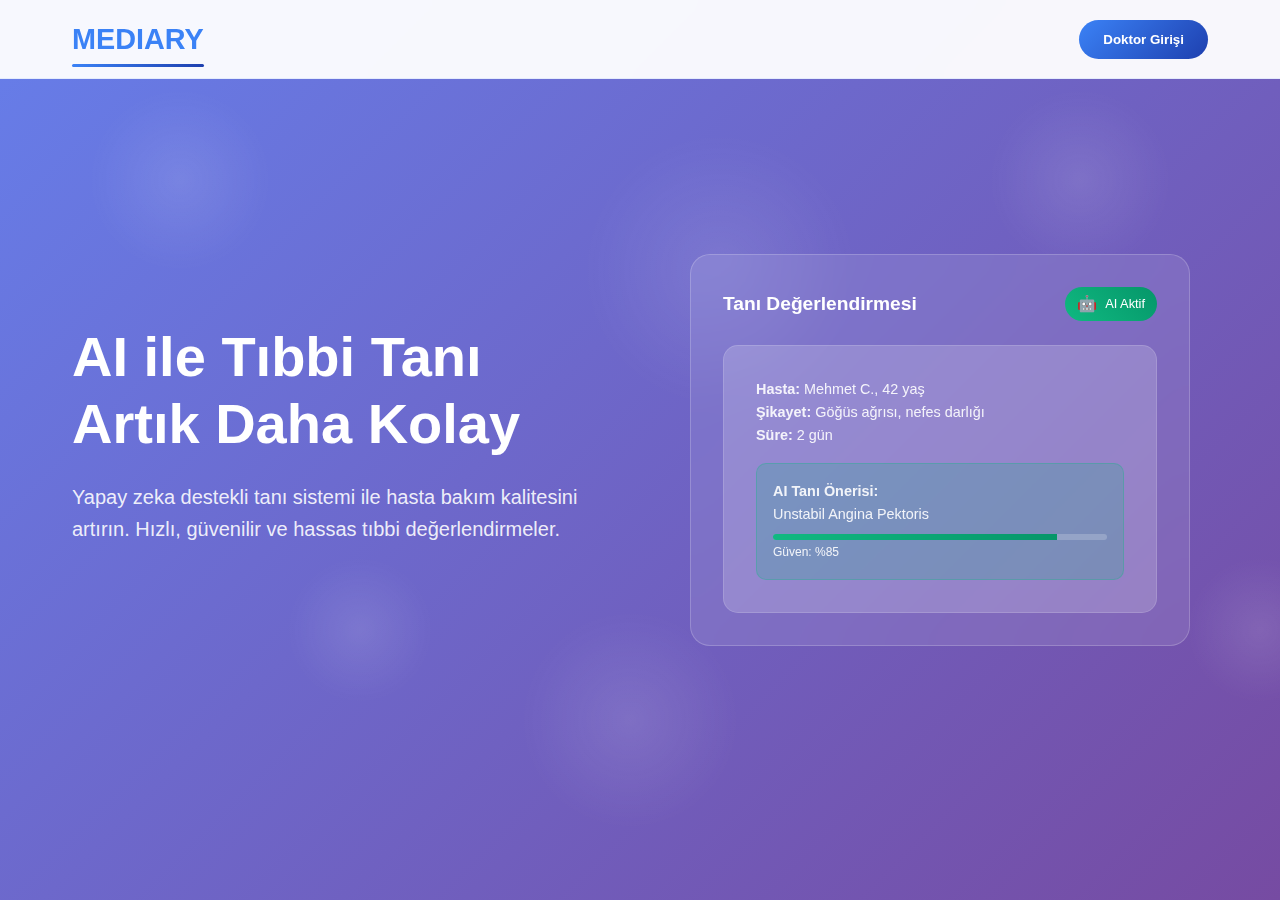
<file: static/new_index.html>
<!DOCTYPE html>
<html lang="tr">
<head>
    <meta charset="UTF-8">
    <meta name="viewport" content="width=device-width, initial-scale=1.0">
    <title>MEDIARY - AI Destekli Tıbbi Tanı Sistemi</title>
    <link href="https://cdnjs.cloudflare.com/ajax/libs/font-awesome/6.0.0/css/all.min.css" rel="stylesheet">
    <!-- <link rel="stylesheet" href="./static/style.css"> -->
    <style>
        * {
            margin: 0;
            padding: 0;
            box-sizing: border-box;
        }

        body {
            font-family: 'Segoe UI', Tahoma, Geneva, Verdana, sans-serif;
            line-height: 1.6;
            color: #2c3e50;
            overflow-x: hidden;
        }

        /* Header & Navigation */
        .header {
            position: fixed;
            top: 0;
            width: 100%;
            background: rgba(255, 255, 255, 0.95);
            backdrop-filter: blur(10px);
            z-index: 1000;
            border-bottom: 1px solid rgba(59, 130, 246, 0.1);
            transition: all 0.3s ease;
        }

        .nav-container {
            max-width: 1200px;
            margin: 0 auto;
            display: flex;
            justify-content: space-between;
            align-items: center;
            padding: 1rem 2rem;
        }

        .logo {
            font-size: 1.8rem;
            font-weight: 700;
            color: #3b82f6;
            text-decoration: none;
            position: relative;
        }

        .logo::after {
            content: '';
            position: absolute;
            bottom: -5px;
            left: 0;
            width: 100%;
            height: 3px;
            background: linear-gradient(90deg, #3b82f6, #1e40af);
            border-radius: 2px;
        }

        .login-btn {
            background: linear-gradient(135deg, #3b82f6, #1e40af);
            color: white;
            padding: 0.75rem 1.5rem;
            border: none;
            border-radius: 50px;
            font-weight: 600;
            cursor: pointer;
            transition: all 0.3s ease;
            text-decoration: none;
            display: inline-block;
        }

        .login-btn:hover {
            transform: translateY(-2px);
            box-shadow: 0 10px 25px rgba(59, 130, 246, 0.3);
        }

        /* Hero Section */
        .hero {
            min-height: 100vh;
            background: linear-gradient(135deg, #667eea 0%, #764ba2 100%);
            display: flex;
            align-items: center;
            position: relative;
            overflow: hidden;
        }

        .hero::before {
            content: '';
            position: absolute;
            top: 0;
            left: 0;
            right: 0;
            bottom: 0;
            background: url('data:image/svg+xml,<svg xmlns="http://www.w3.org/2000/svg" viewBox="0 0 1000 1000"><defs><radialGradient id="a" cx="50%" cy="50%" r="50%"><stop offset="0%" stop-color="rgba(255,255,255,0.1)"/><stop offset="100%" stop-color="rgba(255,255,255,0)"/></radialGradient></defs><circle cx="200" cy="200" r="100" fill="url(%23a)"/><circle cx="800" cy="300" r="150" fill="url(%23a)"/><circle cx="400" cy="700" r="80" fill="url(%23a)"/><circle cx="700" cy="800" r="120" fill="url(%23a)"/></svg>');
            animation: float 20s ease-in-out infinite;
        }

        @keyframes float {
            0%, 100% { transform: translateY(0px) rotate(0deg); }
            50% { transform: translateY(-20px) rotate(180deg); }
        }

        .hero-container {
            max-width: 1200px;
            margin: 0 auto;
            padding: 2rem;
            display: grid;
            grid-template-columns: 1fr 1fr;
            gap: 4rem;
            align-items: center;
            position: relative;
            z-index: 1;
        }

        .hero-content h1 {
            font-size: 3.5rem;
            font-weight: 700;
            color: white;
            margin-bottom: 1.5rem;
            line-height: 1.2;
        }

        .hero-content .subtitle {
            font-size: 1.25rem;
            color: rgba(255, 255, 255, 0.9);
            margin-bottom: 2rem;
            font-weight: 400;
        }

        .hero-visual {
            position: relative;
            display: flex;
            justify-content: center;
            align-items: center;
        }

        .medical-dashboard {
            background: rgba(255, 255, 255, 0.1);
            backdrop-filter: blur(20px);
            border: 1px solid rgba(255, 255, 255, 0.2);
            border-radius: 20px;
            padding: 2rem;
            width: 100%;
            max-width: 500px;
            animation: pulse 3s ease-in-out infinite;
        }

        @keyframes pulse {
            0%, 100% { transform: scale(1); }
            50% { transform: scale(1.05); }
        }

        .dashboard-header {
            display: flex;
            justify-content: space-between;
            align-items: center;
            margin-bottom: 1.5rem;
        }

        .dashboard-title {
            color: white;
            font-size: 1.2rem;
            font-weight: 600;
        }

        .ai-indicator {
            background: linear-gradient(45deg, #10b981, #059669);
            color: white;
            padding: 0.25rem 0.75rem;
            border-radius: 20px;
            font-size: 0.8rem;
            font-weight: 500;
            display: flex;
            align-items: center;
            gap: 0.5rem;
        }

        .ai-indicator::before {
            content: '🤖';
            font-size: 1rem;
        }

        .dashboard-content {
            color: rgba(255, 255, 255, 0.9);
            font-size: 0.9rem;
            line-height: 1.6;
        }

        .diagnosis-result {
            background: rgba(16, 185, 129, 0.2);
            border: 1px solid rgba(16, 185, 129, 0.3);
            border-radius: 10px;
            padding: 1rem;
            margin-top: 1rem;
        }

        .confidence-bar {
            width: 100%;
            height: 6px;
            background: rgba(255, 255, 255, 0.2);
            border-radius: 3px;
            overflow: hidden;
            margin-top: 0.5rem;
        }

        .confidence-fill {
            height: 100%;
            background: linear-gradient(90deg, #10b981, #059669);
            width: 85%;
            animation: fill 2s ease-out;
        }

        @keyframes fill {
            0% { width: 0%; }
            100% { width: 85%; }
        }

        /* LOGIN MODAL */
        .modal {
            display: none;
            position: fixed;
            top: 0;
            left: 0;
            width: 100%;
            height: 100%;
            background: rgba(0, 0, 0, 0.8);
            z-index: 2000;
            justify-content: center;
            align-items: center;
        }

        .modal-content {
            background: white;
            border-radius: 20px;
            padding: 3rem;
            max-width: 500px;
            width: 90%;
            position: relative;
            animation: modalSlide 0.3s ease;
        }

        @keyframes modalSlide {
            from { transform: translateY(-50px); opacity: 0; }
            to { transform: translateY(0); opacity: 1; }
        }

        .modal-close {
            position: absolute;
            top: 1rem;
            right: 1rem;
            background: none;
            border: none;
            font-size: 1.5rem;
            cursor: pointer;
            color: #64748b;
        }

        .modal-title {
            font-size: 2rem;
            font-weight: 700;
            color: #1e293b;
            margin-bottom: 2rem;
            text-align: center;
        }

        .login-form {
            display: flex;
            flex-direction: column;
            gap: 1.5rem;
        }

        .form-group {
            display: flex;
            flex-direction: column;
        }

        .form-group label {
            font-weight: 600;
            color: #374151;
            margin-bottom: 0.5rem;
        }

        .form-group input, .form-group select {
            padding: 1rem;
            border: 2px solid #e5e7eb;
            border-radius: 10px;
            font-size: 1rem;
            transition: border-color 0.3s ease;
        }

        .form-group input:focus, .form-group select:focus {
            outline: none;
            border-color: #3b82f6;
        }

        .login-submit {
            background: linear-gradient(135deg, #3b82f6, #1e40af);
            color: white;
            padding: 1rem 2rem;
            border: none;
            border-radius: 10px;
            font-size: 1rem;
            font-weight: 600;
            cursor: pointer;
            transition: all 0.3s ease;
        }

        .login-submit:hover {
            transform: translateY(-2px);
            box-shadow: 0 10px 25px rgba(59, 130, 246, 0.3);
        }

        .error-message {
            color: #ef4444;
            font-size: 0.875rem;
            margin-top: 0.5rem;
            display: none;
        }

        .credentials-info {
            background: #f0f9ff;
            border: 1px solid #0ea5e9;
            border-radius: 10px;
            padding: 1rem;
            margin-top: 1rem;
            font-size: 0.9rem;
        }

        .credentials-info h4 {
            color: #0c4a6e;
            margin-bottom: 0.5rem;
        }

        .credentials-info p {
            color: #0369a1;
            margin: 0.25rem 0;
        }

        @keyframes shake {
            0%, 100% { transform: translateX(0); }
            25% { transform: translateX(-5px); }
            75% { transform: translateX(5px); }
        }

        /* MEDIARY SYSTEM STYLES */
        #mediarySystem {
            display: none;
            min-height: 100vh;
            background: linear-gradient(135deg, #1a2332 0%, #2a3f5f 100%);
            color: white;
            opacity: 0;
            transition: opacity 0.5s ease;
        }

        #mediarySystem.show {
            opacity: 1;
        }

        .system-header {
            background: rgba(255, 255, 255, 0.08);
            padding: 0.5rem 1rem;
            backdrop-filter: blur(10px);
            border-bottom: 1px solid rgba(255, 255, 255, 0.15);
            display: flex;
            justify-content: space-between;
            align-items: center;
        }

        .system-header h1 {
            font-size: 2rem;
            font-weight: 700;
            letter-spacing: 2px;
            color: #fff;
        }

        .user-info {
            display: flex;
            align-items: center;
            gap: 1rem;
            color: rgba(255, 255, 255, 0.9);
        }

        .back-to-dashboard {
            background: #4CAF50;
            color: white;
            padding: 0.5rem 1rem;
            border: none;
            border-radius: 5px;
            cursor: pointer;
            font-weight: 600;
            transition: all 0.3s ease;
            text-decoration: none;
            display: none;
        }

        .back-to-dashboard:hover {
            background: #45a049;
            transform: translateY(-2px);
        }

        .home-btn {
            background: #ef4444;
            color: white;
            padding: 0.5rem 1rem;
            border: none;
            border-radius: 5px;
            cursor: pointer;
            font-weight: 600;
            transition: all 0.3s ease;
        }

        .home-btn:hover {
            background: #dc2626;
            transform: translateY(-2px);
        }

        /* Dashboard View */
        .dashboard-view {
            display: block;
            padding: 2rem;
            max-width: 1600px;
            margin: 0 auto;
        }

        .dashboard-view.hidden {
            display: none;
        }

        .dashboard-grid {
            display: grid;
            grid-template-columns: 300px 1fr;
            gap: 2rem;
            min-height: calc(100vh - 100px);
        }

        .dashboard-sidebar {
            background: rgba(255, 255, 255, 0.08);
            backdrop-filter: blur(15px);
            border-radius: 15px;
            padding: 1.5rem;
            border: 1px solid rgba(255, 255, 255, 0.15);
            height: fit-content;
        }

        .welcome-section {
            background: rgba(76, 175, 80, 0.1);
            border: 1px solid rgba(76, 175, 80, 0.3);
            border-radius: 10px;
            padding: 1.5rem;
            margin-bottom: 1.5rem;
            text-align: center;
        }

        .welcome-section h2 {
            color: #4CAF50;
            margin-bottom: 1rem;
            font-size: 1.5rem;
        }

        .welcome-section p {
            color: rgba(255, 255, 255, 0.9);
            line-height: 1.6;
            margin-bottom: 1rem;
        }

        .user-badge {
            background: linear-gradient(135deg, #4CAF50, #45a049);
            color: white;
            padding: 0.5rem 1rem;
            border-radius: 20px;
            font-size: 0.9rem;
            font-weight: 600;
            display: inline-flex;
            align-items: center;
            gap: 0.5rem;
        }

        .dashboard-content {
            background: rgba(255, 255, 255, 0.08);
            backdrop-filter: blur(15px);
            border-radius: 15px;
            padding: 2rem;
            border: 1px solid rgba(255, 255, 255, 0.15);
        }

        .dashboard-stats {
            display: grid;
            grid-template-columns: repeat(auto-fit, minmax(200px, 1fr));
            gap: 1.5rem;
            margin-bottom: 2rem;
        }

        .stat-card {
            background: rgba(255, 255, 255, 0.05);
            border-radius: 10px;
            padding: 1.5rem;
            text-align: center;
            border-left: 4px solid;
            transition: transform 0.3s ease;
        }

        .stat-card:hover {
            transform: translateY(-2px);
        }

        .stat-card.patients {
            border-left-color: #4CAF50;
        }

        .stat-card.today {
            border-left-color: #2196F3;
        }

        .stat-card.pending {
            border-left-color: #FF9800;
        }

        .stat-card.completed {
            border-left-color: #9C27B0;
        }

        .stat-number {
            font-size: 2rem;
            font-weight: bold;
            color: white;
            margin-bottom: 0.5rem;
        }

        .stat-label {
            color: rgba(255, 255, 255, 0.8);
            font-size: 0.9rem;
        }

        .quick-actions {
            display: grid;
            grid-template-columns: repeat(auto-fit, minmax(250px, 1fr));
            gap: 1rem;
            margin-top: 2rem;
        }

        .action-card {
            background: #1e293b;
            color: #ffffff;
            padding: 20px;
            border-radius: 12px;
            box-shadow: 0 4px 16px rgba(0, 0, 0, 0.1);
            transition: all 0.2s ease;
            cursor: pointer;
        }

        .action-card:hover {
            transform: translateY(-5px);
            box-shadow: 0 8px 24px rgba(0, 0, 0, 0.15);
            background: #334155;
        }


        .action-card h4 {
            color: white;
            margin-bottom: 0.5rem;
            display: flex;
            align-items: center;
            gap: 0.5rem;
        }

        .action-card p {
            color: rgba(255, 255, 255, 0.8);
            font-size: 0.9rem;
            line-height: 1.5;
        }

        /* Patient Examination View */
        .examination-view {
            display: none;
            padding: 2rem;
            max-width: 1600px;
            margin: 0 auto;
        }

        .examination-view.active {
            display: block;
        }

        .main-container {
            display: grid;
            grid-template-columns: 300px 1fr;
            gap: 2rem;
            padding: 2rem;
            max-width: 1600px;
            margin: 0 auto;
            min-height: calc(100vh - 100px);
        }

        .sidebar {
            background: rgba(255, 255, 255, 0.08);
            backdrop-filter: blur(15px);
            border-radius: 15px;
            padding: 1.5rem;
            border: 1px solid rgba(255, 255, 255, 0.15);
            height: fit-content;
        }

        .sidebar h3 {
            margin-bottom: 1rem;
            color: #f9fafb;
            font-size: 1.1rem;
            font-weight: bold;
            display: flex;
            align-items: center;
            gap: 0.5rem;
        }

        .content-area {
            background: rgba(255, 255, 255, 0.08);
            backdrop-filter: blur(15px);
            border-radius: 15px;
            padding: 2rem;
            border: 1px solid rgba(255, 255, 255, 0.15);
            display: grid;
            grid-template-rows: auto 1fr;
            gap: 2rem;
        }

        .content-area.examination-content {
            display: grid;
            grid-template-rows: auto 1fr;
            gap: 2rem;
        }

        /* Patient Section Styles */
        .date-picker input[type="date"] {
            background: rgba(255, 255, 255, 0.1);
            border: 1px solid rgba(255, 255, 255, 0.2);
            border-radius: 8px;
            padding: 0.75rem;
            color: white;
            width: 100%;
            margin-bottom: 1.5rem;
        }

        .patient-dropdown {
            position: relative;
            margin-bottom: 1.5rem;
        }

        .patient-select {
            width: 100%;
            background: rgba(255, 255, 255, 0.1);
            border: 1px solid rgba(255, 255, 255, 0.2);
            border-radius: 8px;
            padding: 0.75rem;
            color: white;
            cursor: pointer;
            display: flex;
            align-items: center;
            justify-content: space-between;
            transition: all 0.3s ease;
        }

        .patient-select:hover {
            background: rgba(255, 255, 255, 0.2);
        }

        .patient-options {
            position: absolute;
            top: 100%;
            left: 0;
            right: 0;
            background: rgba(255, 255, 255, 0.95);
            backdrop-filter: blur(15px);
            border-radius: 8px;
            box-shadow: 0 4px 20px rgba(0, 0, 0, 0.3);
            display: none;
            z-index: 100;
            max-height: 200px;
            overflow-y: auto;
        }

        .patient-options.show {
            display: block;
        }

        .patient-option {
            padding: 0.75rem;
            color: #333;
            cursor: pointer;
            transition: background 0.3s ease;
            border-bottom: 1px solid rgba(0, 0, 0, 0.1);
        }

        .patient-option:last-child {
            border-bottom: none;
        }

        .patient-option:hover {
            background: rgba(76, 175, 80, 0.1);
        }

        .patient-option.selected {
            background: #4CAF50;
            color: white;
        }

        .patient-info-display {
            background: rgba(255, 255, 255, 0.05);
            border-radius: 8px;
            padding: 1rem;
            margin-bottom: 1.5rem;
            border-left: 4px solid #4CAF50;
        }

        .patient-info-display h4 {
            color: #4CAF50;
            margin-bottom: 0.5rem;
            font-size: 1rem;
        }

        .patient-detail {
            display: flex;
            justify-content: space-between;
            margin-bottom: 0.25rem;
            font-size: 0.9rem;
        }

        .patient-detail strong {
            color: #f9fafb;
            font-weight: bold;
        }

        .patient-detail span {
            color: #e0f2f1;
        }

        /* Navigation Tabs */
        .nav-tabs {
            display: flex;
            gap: 1.2rem;
            background: rgba(255, 255, 255, 0.08);
            padding: 1rem;
            border-radius: 15px;
            backdrop-filter: blur(15px);
            border: 1px solid rgba(255, 255, 255, 0.15);
        }

        .nav-tab {
            padding: 1rem 1.8rem;
            border: none;
            background: transparent;
            color: rgba(255, 255, 255, 0.7);
            border-radius: 8px;
            cursor: pointer;
            transition: all 0.3s ease;
            display: flex;
            align-items: center;
            gap: 0.8rem;
            font-size: 1.1rem;
            position: relative;
        }

        .nav-tab.active {
            background: rgba(255, 255, 255, 0.2);
            color: white;
        }

        .nav-tab:hover:not(.active) {
            background: rgba(255, 255, 255, 0.1);
            color: white;
        }

        .nav-tab.locked {
            opacity: 0.6;
            cursor: not-allowed;
        }

        /* Content Panel */
        .content-panel {
            background: rgba(255, 255, 255, 0.08);
            backdrop-filter: blur(15px);
            border-radius: 15px;
            padding: 2rem;
            border: 1px solid rgba(255, 255, 255, 0.15);
            min-height: 450px;
        }

        /* Tab Contents */
        .tab-content {
            display: none;
        }

        .tab-content.active {
            display: block;
        }

        .tab-content:not(.active) {
            display: none !important;
        }

        /* Complaint Section */
        .complaint-area {
            background: rgba(255, 255, 255, 0.05);
            border-radius: 10px;
            padding: 1.5rem;
            margin-bottom: 2rem;
        }

        .complaint-area h4 {
            margin-bottom: 1rem;
            color: #f9fafb;
            display: flex;
            align-items: center;
            gap: 0.5rem;
            font-size: 1.1rem;
            font-weight: bold;
        }

        .complaint-text {
            background: rgba(255, 255, 255, 0.1);
            border: 1px solid rgba(255, 255, 255, 0.2);
            border-radius: 8px;
            padding: 1rem;
            color: white;
            font-size: 0.95rem;
            line-height: 1.6;
            min-height: 200px;
            width: 100%;
            resize: vertical;
            font-family: inherit;
        }

        .complaint-text::placeholder {
            color: rgba(255, 255, 255, 0.5);
        }

        /* Patient Notes */
        .patient-notes {
            background: rgba(255, 255, 255, 0.03);
            border-radius: 8px;
            padding: 1rem;
            margin-bottom: 1.5rem;
            border-left: 4px solid #FF9800;
        }

        .patient-notes h4 {
            color: #FF9800;
            margin-bottom: 1rem;
            display: flex;
            align-items: center;
            gap: 0.5rem;
            font-size: 1rem;
        }

        .note-item {
            margin-bottom: 0.75rem;
            padding: 0.75rem;
            background: rgba(255, 255, 255, 0.05);
            border-radius: 6px;
            font-size: 0.9rem;
            line-height: 1.4;
            color: rgba(255, 255, 255, 0.9);
        }

        .note-item:last-child {
            margin-bottom: 0;
        }

        .note-emphasis {
            font-weight: bold;
            color: #ff6b6b;
            border-left: 3px solid #ff6b6b;
            padding-left: 0.75rem;
        }

        /* Save Button */
        .save-btn {
            background: #4CAF50;
            color: white;
            border: none;
            padding: 0.75rem 1.5rem;
            border-radius: 8px;
            cursor: pointer;
            margin-top: 1rem;
            transition: all 0.3s ease;
            display: inline-flex;
            align-items: center;
            gap: 0.5rem;
            font-size: 0.9rem;
            width: 100%;
            justify-content: center;
        }

        .save-btn:hover {
            background: #45a049;
            transform: translateY(-2px);
            box-shadow: 0 4px 15px rgba(76, 175, 80, 0.3);
        }

        .save-btn.saved {
            background: #2196F3;
        }

        /* Test Request Styles */
        .evaluation-area {
            background: rgba(255, 255, 255, 0.05);
            border-radius: 10px;
            padding: 1.5rem;
            margin-bottom: 2rem;
        }

        .evaluation-area h4 {
            margin-bottom: 1rem;
            color: #f9fafb;
            display: flex;
            align-items: center;
            gap: 0.5rem;
            font-size: 1.1rem;
            font-weight: bold;
        }

        .ai-section {
            background: rgba(255, 255, 255, 0.03);
            border-radius: 8px;
            padding: 1.5rem;
            margin-bottom: 1.5rem;
            border-left: 4px solid #2196F3;
        }

        .ai-section h4 {
            color: #2196F3;
            margin-bottom: 1rem;
            display: flex;
            align-items: center;
            gap: 0.5rem;
            font-size: 1rem;
        }

        .test-request-form {
            background: rgba(255, 255, 255, 0.02);
            border-radius: 8px;
            padding: 1rem;
        }

        .manual-test-entry {
            display: flex;
            gap: 0.5rem;
            margin-bottom: 1rem;
        }

        .custom-select-wrapper {
            position: relative;
            width: 100%;
        }

        .suggestion-box {
            position: absolute;
            top: 100%;
            left: 0;
            right: 0;
            background-color: #2e2e3f;
            border: 1px solid #555;
            max-height: 200px;
            overflow-y: auto;
            z-index: 100;
            border-radius: 8px;
            box-shadow: 0 4px 10px rgba(0,0,0,0.2);
            display: none;
        }

        .suggestion-box div {
            padding: 0.5rem;
            cursor: pointer;
            color: white;
            border-bottom: 1px solid #444;
        }

        .suggestion-box div:hover {
            background-color: #3a3a4f;
        }


        .action-buttons {
            display: flex;
            gap: 1rem;
            margin-top: 1rem;
        }

        /* AI Analysis Styles */
        .ai-analysis-container {
            background: rgba(255, 255, 255, 0.05);
            border-radius: 10px;
            padding: 1.5rem;
        }

        .test-results-section {
            margin-bottom: 2rem;
        }

        .test-results-section h4 {
            color: #f9fafb;
            margin-bottom: 1rem;
            display: flex;
            align-items: center;
            gap: 0.5rem;
            font-size: 1.1rem;
            font-weight: bold;
        }

        .pdf-files {
            display: grid;
            grid-template-columns: repeat(auto-fit, minmax(120px, 1fr));
            gap: 1rem;
            margin-bottom: 2rem;
        }

        .pdf-file {
            background: rgba(220, 38, 38, 0.1);
            border: 2px solid rgba(220, 38, 38, 0.3);
            border-radius: 10px;
            padding: 1rem;
            text-align: center;
            cursor: pointer;
            transition: all 0.3s ease;
            color: white;
        }

        .pdf-file:hover {
            background: rgba(220, 38, 38, 0.2);
            transform: translateY(-2px);
        }

        .pdf-file i {
            font-size: 2rem;
            color: #dc2626;
            margin-bottom: 0.5rem;
            display: block;
        }

        .pdf-file span {
            font-size: 0.8rem;
            line-height: 1.2;
        }

        /* Enhanced Evaluate Button */
        .evaluate-btn {
            background: linear-gradient(135deg, #4caf50, #81c784);
            color: white;
            border: none;
            border-radius: 50px;
            font-weight: 600;
            font-size: 1rem;
            padding: 0.75rem 1.75rem;
            cursor: pointer;
            transition: all 0.3s ease;
            display: flex;
            align-items: center;
            justify-content: center;
            gap: 0.5rem;
            margin: 1.5rem auto;
            position: relative;
            overflow: hidden;
        }

        .evaluate-btn::before {
            content: '';
            position: absolute;
            top: 0;
            left: -100%;
            width: 100%;
            height: 100%;
            background: linear-gradient(90deg, transparent, rgba(255, 255, 255, 0.2), transparent);
            transition: left 0.5s ease;
        }

        .evaluate-btn:hover {
            background: linear-gradient(135deg, #388e3c, #66bb6a);
            transform: translateY(-2px);
            box-shadow: 0 6px 20px rgba(76, 175, 80, 0.4);
        }

        .evaluate-btn:hover::before {
            left: 100%;
        }

        .evaluate-btn:active {
            transform: translateY(0);
            box-shadow: 0 3px 10px rgba(76, 175, 80, 0.3);
        }

        /* Enhanced AI Processing Loader */
        .loading-spinner {
            display: none;
            flex-direction: column;
            align-items: center;
            gap: 1rem;
            margin: 2rem 0;
            padding: 2rem;
            background: rgba(255, 255, 255, 0.05);
            border-radius: 15px;
            border: 1px solid rgba(255, 255, 255, 0.1);
        }

        .loading-spinner.show {
            display: flex;
        }

        .spinner {
            width: 40px;
            height: 40px;
            border: 4px solid rgba(255, 255, 255, 0.2);
            border-top: 4px solid #4caf50;
            border-radius: 50%;
            animation: spin 1s linear infinite;
        }

        /* Notification system */
        .notification {
            position: fixed;
            top: 20px;
            right: 20px;
            background: #4caf50;
            color: white;
            padding: 1rem 1.5rem;
            border-radius: 8px;
            box-shadow: 0 4px 12px rgba(0,0,0,0.3);
            z-index: 2000;
            animation: slideInRight 0.3s ease;
            max-width: 350px;
            font-size: 0.9rem;
            line-height: 1.4;
        }

        @keyframes fadeInOut {
            0%, 100% { opacity: 0.7; }
            50% { opacity: 1; }
        }

        /* Progress Bar for AI Analysis */
        .ai-progress-bar {
            width: 100%;
            height: 6px;
            background: rgba(255, 255, 255, 0.1);
            border-radius: 3px;
            overflow: hidden;
            margin-top: 1rem;
        }

        .ai-progress-fill {
            height: 100%;
            background: linear-gradient(90deg, #4caf50, #81c784, #4caf50);
            background-size: 200% 100%;
            border-radius: 3px;
            animation: progressMove 2s linear infinite;
            width: 0%;
            transition: width 0.3s ease;
        }

        @keyframes spin {
            0% { transform: rotate(0deg); }
            100% { transform: rotate(360deg); }
        }

        .ai-summary {
            margin-bottom: 2rem;
        }

        /* Reçete ve Tanı Başlıkları */
        #prescription-tab h4,
        #prescription-tab h5 {
            font-size: 1.3rem;
            font-weight: 600;
            color: #f1f5f9;
            margin-bottom: 1rem;
        }

        /* Etiketler */
        #prescription-tab label {
            font-size: 1rem;
            font-weight: 500;
            color: #e2e8f0;
            margin-bottom: 0.3rem;
            display: block;
        }

        /* Tanı ve ilaç input alanları */
        .diagnosis-input,
        .drug-name,
        .drug-dosage,
        .drug-frequency,
        .drug-duration,
        .prescription-text {
            font-size: 1rem;
            padding: 0.6rem 0.8rem;
            color: #f8fafc;
            background-color: #1e293b;
            border: 1px solid #334155;
            border-radius: 8px;
            width: 100%;
            box-sizing: border-box;
        }

        /* Textarea alanları */
        .recommendation-textarea {
            font-size: 1rem;
            padding: 0.8rem;
            color: #f8fafc;
            background-color: #1e293b;
            border: 1px solid #334155;
            border-radius: 8px;
            min-height: 100px;
            resize: vertical;
        }

        /* Placeholder metinleri */
        #prescription-tab input::placeholder,
        #prescription-tab textarea::placeholder {
            font-size: 0.95rem;
            color: #94a3b8;
        }


        .diagnosis-section {
            background: rgba(255, 255, 255, 0.03);
            border-radius: 8px;
            padding: 1.5rem;
            margin-bottom: 2rem;
            border-left: 4px solid #9c27b0;
        }

        .diagnosis-section h5 {
            color: #9c27b0;
            margin-bottom: 1rem;
            display: flex;
            align-items: center;
            gap: 0.5rem;
        }

        .diagnosis-grid {
            display: grid;
            grid-template-columns: 1fr 1fr;
            gap: 1rem;
        }

        .diagnosis-input-group {
            display: flex;
            flex-direction: column;
            gap: 0.5rem;
        }

        .diagnosis-input-group label {
            color: rgba(255, 255, 255, 0.9);
            font-size: 0.9rem;
            font-weight: 600;
        }

        .diagnosis-input {
            background: rgba(255, 255, 255, 0.1);
            border: 1px solid rgba(255, 255, 255, 0.2);
            border-radius: 8px;
            padding: 0.75rem;
            color: white;
            font-size: 0.9rem;
        }

        .diagnosis-input::placeholder {
            color: rgba(255, 255, 255, 0.5);
        }

        .prescription-section {
            background: rgba(255, 255, 255, 0.03);
            border-radius: 8px;
            padding: 1.5rem;
            margin-bottom: 2rem;
            border-left: 4px solid #2196f3;
        }

        .prescription-section h5 {
            color: #2196f3;
            margin-bottom: 1rem;
            display: flex;
            align-items: center;
            gap: 0.5rem;
        }

        .prescription-list {
            margin-bottom: 1rem;
        }

        .prescription-item {
            margin-bottom: 1rem;
        }

        .drug-info {
            display: grid;
            grid-template-columns: 2fr 1fr 1fr 1fr auto;
            gap: 0.5rem;
            align-items: center;
        }

        .drug-name, .drug-dosage, .drug-frequency, .drug-duration {
            background: rgba(255, 255, 255, 0.1);
            border: 1px solid rgba(255, 255, 255, 0.2);
            border-radius: 6px;
            padding: 0.5rem;
            color: white;
            font-size: 0.8rem;
        }

        .drug-name::placeholder, .drug-dosage::placeholder, 
        .drug-frequency::placeholder, .drug-duration::placeholder {
            color: rgba(255, 255, 255, 0.5);
        }

        .remove-drug-btn {
            background: #ef4444;
            color: white;
            border: none;
            border-radius: 4px;
            padding: 0.5rem;
            cursor: pointer;
            transition: all 0.3s ease;
        }

        .remove-drug-btn:hover {
            background: #dc2626;
        }

        .add-drug-btn {
            background: #10b981;
            color: white;
            border: none;
            border-radius: 8px;
            padding: 0.75rem 1rem;
            cursor: pointer;
            display: flex;
            align-items: center;
            gap: 0.5rem;
            transition: all 0.3s ease;
        }

        .add-drug-btn:hover {
            background: #059669;
        }

        .recommendations-section {
            background: rgba(255, 255, 255, 0.03);
            border-radius: 8px;
            padding: 1.5rem;
            margin-bottom: 2rem;
            border-left: 4px solid #f59e0b;
        }

        .recommendations-section h5 {
            color: #f59e0b;
            margin-bottom: 1rem;
            display: flex;
            align-items: center;
            gap: 0.5rem;
        }

        .recommendations-grid {
            display: grid;
            grid-template-columns: 1fr 1fr;
            gap: 1rem;
        }

        .recommendation-item {
            display: flex;
            flex-direction: column;
            gap: 0.5rem;
        }

        .recommendation-item label {
            color: rgba(255, 255, 255, 0.9);
            font-size: 0.9rem;
            font-weight: 600;
            display: flex;
            align-items: center;
            gap: 0.5rem;
        }

        .recommendation-textarea {
            background: rgba(255, 255, 255, 0.1);
            border: 1px solid rgba(255, 255, 255, 0.2);
            border-radius: 8px;
            padding: 0.75rem;
            color: white;
            font-size: 0.8rem;
            line-height: 1.4;
            min-height: 80px;
            resize: vertical;
            font-family: inherit;
        }

        .recommendation-textarea::placeholder {
            color: rgba(255, 255, 255, 0.5);
        }

        .additional-notes-section {
            background: rgba(255, 255, 255, 0.03);
            border-radius: 8px;
            padding: 1.5rem;
            margin-bottom: 2rem;
            border-left: 4px solid #6b7280;
        }

        .additional-notes-section h5 {
            color: #6b7280;
            margin-bottom: 1rem;
            display: flex;
            align-items: center;
            gap: 0.5rem;
        }

        .prescription-text {
            background: rgba(255, 255, 255, 0.1);
            border: 1px solid rgba(255, 255, 255, 0.2);
            border-radius: 8px;
            padding: 1rem;
            color: white;
            font-size: 0.9rem;
            line-height: 1.6;
            min-height: 100px;
            width: 100%;
            resize: vertical;
            font-family: inherit;
        }

        .prescription-text::placeholder {
            color: rgba(255, 255, 255, 0.5);
        }

        .prescription-actions {
            display: flex;
            gap: 1rem;
            margin-top: 2rem;
        }

        /* New Patient Modal Styles */
        .modal-header {
            display: flex;
            justify-content: space-between;
            align-items: center;
            margin-bottom: 2rem;
        }

        .modal-header h2 {
            color: #1e293b;
            font-size: 1.5rem;
            font-weight: 700;
            display: flex;
            align-items: center;
            gap: 0.5rem;
        }

        .close-btn {
            background: none;
            border: none;
            font-size: 1.5rem;
            cursor: pointer;
            color: #64748b;
        }

        .form-grid {
            display: grid;
            grid-template-columns: repeat(2, 1fr);
            gap: 1rem;
            margin-bottom: 1.5rem;
        }

        .form-group-full {
            grid-column: 1 / -1;
        }

        .form-label {
            display: block;
            margin-bottom: 0.5rem;
            font-weight: 600;
            color: #333;
        }

        .form-input {
            width: 100%;
            padding: 0.75rem;
            border: 2px solid #e1e5e9;
            border-radius: 8px;
            font-size: 1rem;
            transition: all 0.3s ease;
            background: white;
            color: #333;
        }

        .form-input:focus {
            outline: none;
            border-color: #4CAF50;
            box-shadow: 0 0 0 3px rgba(76, 175, 80, 0.1);
        }

        .form-textarea {
            width: 100%;
            padding: 0.75rem;
            border: 2px solid #e5e7eb;
            border-radius: 8px;
            font-size: 0.9rem;
            min-height: 80px;
            resize: vertical;
            font-family: inherit;
        }

        .medical-history-container {
            display: flex;
            flex-direction: column;
            gap: 1rem;
        }

        .prescription-container {
            display: flex;
            flex-direction: column;
            gap: 1.5rem;
            margin-top: 1rem;
        }

        .medical-history-options {
            display: flex;
            gap: 1rem;
            align-items: center;
        }

        .radio-group {
            display: flex;
            align-items: center;
            gap: 0.5rem;
        }

        .radio-group input[type="radio"] {
            width: 16px;
            height: 16px;
            accent-color: #4CAF50;
        }

        .radio-group label {
            font-size: 0.9rem;
            color: #374151;
            cursor: pointer;
        }

        .medical-history-detail {
            display: none;
            transition: all 0.3s ease;
        }

        .medical-history-detail.show {
            display: block;
        }

        .modal-actions {
            display: flex;
            gap: 1rem;
            justify-content: flex-end;
            margin-top: 2rem;
        }

        .btn-modal {
            padding: 0.75rem 1.5rem;
            border: none;
            border-radius: 8px;
            font-size: 0.9rem;
            font-weight: 600;
            cursor: pointer;
            transition: all 0.3s ease;
            display: flex;
            align-items: center;
            gap: 0.5rem;
        }

        .btn-cancel {
            background: #6b7280;
            color: white;
        }

        .btn-cancel:hover {
            background: #4b5563;
        }

        .btn-confirm {
            background: #10b981;
            color: white;
        }

        .btn-confirm:hover {
            background: #059669;
        }

        /* Ana chatbot kutusu */
        #aiChatbot {
            display: none;
            position: fixed;
            bottom: 20px;
            right: 20px;
            width: 360px;
            height: 520px;
            background: #ffffff;
            border-radius: 16px;
            box-shadow: 0 20px 40px rgba(0, 0, 0, 0.2);
            flex-direction: column;
            overflow: hidden;
            z-index: 9999;
            transition: transform 0.3s ease, opacity 0.3s ease;
            transform: translateY(20px);
            opacity: 0;
        }

        /* Açıldığında görünür */
        #aiChatbot.show {
            display: flex;
            transform: translateY(0);
            opacity: 1;
        }

        /* Başlık */
        .chatbot-header {
            background: linear-gradient(to right, #4b6cb7, #182848);
            color: white;
            padding: 14px 16px;
            font-weight: bold;
            font-size: 1rem;
            display: flex;
            align-items: center;
            justify-content: space-between;
        }

        /* Kapatma butonu */
        .chatbot-close {
            background: transparent;
            border: none;
            color: white;
            font-size: 1.2rem;
            cursor: pointer;
            transition: transform 0.2s;
        }

        .chatbot-close:hover {
            transform: scale(1.1);
        }

        /* Mesaj kutusu */
        .chatbot-messages {
            flex: 1;
            padding: 12px;
            overflow-y: auto;
            background: #f1f2f6;
        }

        /* Mesajlar */
        .message {
            margin-bottom: 12px;
            padding: 10px 14px;
            border-radius: 12px;
            max-width: 80%;
            word-wrap: break-word;
            animation: fadeIn 0.3s ease;
        }

        .message.bot {
            background: #dff9fb;
            align-self: flex-start;
            color: #2f3542;
        }

        .message.user {
            background: #1e90ff;
            align-self: flex-end;
            color: white;
            margin-left: auto;
        }

        /* Hızlı sorular */
        .quick-questions {
            display: flex;
            flex-direction: column;
            gap: 8px;
            margin-top: 10px;
        }

        .quick-question {
            background: #e0e0e0;
            border: none;
            border-radius: 8px;
            padding: 8px;
            font-size: 0.9rem;
            cursor: pointer;
            text-align: left;
            transition: background 0.2s;
        }

        .quick-question:hover {
            background: #dcdde1;
        }

        /* Yazma göstergesi */
        .typing-indicator {
            display: flex;
            align-items: center;
            gap: 6px;
            padding: 8px;
            margin-top: 10px;
        }

        .typing-dot {
            width: 6px;
            height: 6px;
            background: #888;
            border-radius: 50%;
            animation: blink 1.2s infinite ease-in-out;
        }

        .typing-dot:nth-child(2) {
            animation-delay: 0.2s;
        }
        .typing-dot:nth-child(3) {
            animation-delay: 0.4s;
        }

        /* Giriş alanı */
        .chatbot-input-area {
            display: flex;
            border-top: 1px solid #dcdde1;
            padding: 10px;
            background: #ffffff;
        }

        .chatbot-input {
            flex: 1;
            border: 1px solid #ccc;
            border-radius: 8px;
            padding: 8px;
            outline: none;
            transition: box-shadow 0.2s;
        }

        .chatbot-input:focus {
            box-shadow: 0 0 0 2px #74b9ff;
        }

        .chatbot-send {
            margin-left: 10px;
            background: #4b7bec;
            border: none;
            border-radius: 8px;
            color: white;
            padding: 8px 12px;
            cursor: pointer;
            transition: background 0.2s;
        }

        .chatbot-send:hover {
            background: #3867d6;
        }

        /* Fade ve yazma efektleri */
        @keyframes fadeIn {
            from { opacity: 0; transform: translateY(10px); }
            to { opacity: 1; transform: translateY(0); }
        }

        @keyframes blink {
            0%, 80%, 100% { opacity: 0.3; }
            40% { opacity: 1; }
        }
      
        #lab-results-section {
            margin-top: 2rem;
            padding: 1.5rem;
            border-radius: 12px;
            background-color: #1f2937;
            border: 1px solid #334155;
            color: #e2e8f0;
            box-shadow: 0 4px 10px rgba(0, 0, 0, 0.3);
        }

        .lab-result-box-container {
            display: grid;
            grid-template-columns: repeat(auto-fill, minmax(180px, 1fr));
            gap: 1rem;
        }

        .lab-result-box {
            background-color: #1f2937;
            border: 1px solid #3b82f6;
            border-radius: 8px;
            padding: 1rem;
            color: #e2e8f0;
            box-shadow: 0 4px 6px rgba(0, 0, 0, 0.2);
            transition: transform 0.3s ease;
        }

        .lab-result-box:hover {
            transform: scale(1.03);
            border-color: #60a5fa;
        }

        .lab-result-title {
            font-weight: 600;
            font-size: 1.1rem;
            margin-bottom: 0.5rem;
            color: #93c5fd;
        }

        .lab-result-value {
            font-size: 1rem;
            color: #fefefe;
        }


        @keyframes progressMove {
            0% { background-position: 200% 0; }
            100% { background-position: -200% 0; }
        }

        .test-checklist {
            margin: 1rem 0;
            display: flex;
            flex-direction: column;
            gap: 0.75rem;
        }

        .checkbox-item {
            display: flex;
            align-items: center;
            gap: 0.75rem;
            padding: 0.75rem;
            background: rgba(255, 255, 255, 0.05);
            border-radius: 6px;
            transition: all 0.3s ease;
        }

        .checkbox-item:hover {
            background: rgba(255, 255, 255, 0.1);
        }

        .checkbox-item input[type="checkbox"] {
            margin: 0;
            accent-color: #4CAF50;
            transform: scale(1.2);
        }

        .checkbox-item label {
            flex: 1;
            color: #e0f2f1;
            font-size: 0.95rem;
            line-height: 1.6;
            cursor: pointer;
        }

        .priority {
            padding: 0.2rem 0.6rem;
            border-radius: 12px;
            font-size: 0.7rem;
            font-weight: 600;
            text-transform: uppercase;
        }

        .priority.urgent {
            background: #f44336;
            color: white;
        }

        .priority.routine {
            background: #2196f3;
            color: white;
        }
        .priority.ai-suggestion {
            background: #3b82f6;
            color: white;
            margin-left: 0.25rem;
        }
        .filter-input {
            background: rgba(255, 255, 255, 0.1);
            border: 1px solid rgba(255, 255, 255, 0.2);
            border-radius: 6px;
            padding: 0.5rem;
            color: white;
            width: 100%;
            font-size: 0.9rem;
            margin-bottom: 1rem;
        }

        .filter-input::placeholder {
            color: rgba(255, 255, 255, 0.5);
        }

        .selected-tests-summary {
            background: rgba(76, 175, 80, 0.1);
            border: 1px solid rgba(76, 175, 80, 0.3);
            border-radius: 8px;
            padding: 1rem;
            margin: 1rem 0;
        }

        .selected-tests-summary h5 {
            color: #4CAF50;
            margin-bottom: 0.75rem;
            font-size: 0.95rem;
        }

        .selected-test {
            color: rgba(255, 255, 255, 0.9);
            font-size: 0.9rem;
            margin-bottom: 0.25rem;
        }

        .action-buttons {
            display: flex;
            gap: 1rem;
            margin-top: 1rem;
        }

        .btn {
            padding: 0.5rem 1rem;
            border: none;
            border-radius: 6px;
            cursor: pointer;
            transition: all 0.3s ease;
            display: flex;
            align-items: center;
            gap: 0.5rem;
            text-decoration: none;
            color: white;
            font-size: 0.9rem;
            flex: 1;
            justify-content: center;
        }

        .btn-primary {
            background: #2196F3;
        }

        .btn-primary:hover {
            background: #1976D2;
            transform: translateY(-2px);
        }

        .btn-success {
            background: #4CAF50;
        }

        .btn-success:hover {
            background: #45a049;
            transform: translateY(-2px);
        }

        .btn-secondary {
            background: #6b7280;
            color: white;
        }

        .btn-secondary:hover {
            background: #4b5563;
        }

        /* AI Results Animation */


        .summary-card {
            background: rgba(255, 255, 255, 0.05);
            border-radius: 12px;
            padding: 1.25rem;
            border-left: 6px solid transparent;
            position: relative;
            transition: all 0.3s ease;
            overflow: hidden;
        }

        .summary-card::before {
            content: '';
            position: absolute;
            top: 0;
            right: 0;
            width: 60px;
            height: 60px;
            border-radius: 50%;
            opacity: 0.1;
            transition: all 0.3s ease;
        }

        .summary-card.critical {
            border-left-color: #f44336;
            background: rgba(244, 67, 54, 0.08);
            box-shadow: 0 2px 8px rgba(244, 67, 54, 0.2);
        }

        .summary-card.critical::before {
            background: #f44336;
        }

        .summary-card.critical::after {
            content: '⚠️';
            position: absolute;
            top: 1rem;
            right: 1rem;
            font-size: 1.25rem;
            animation: pulse 2s infinite;
        }

        .summary-card.recommendation {
            border-left-color: #4caf50;
            background: rgba(76, 175, 80, 0.08);
            box-shadow: 0 2px 8px rgba(76, 175, 80, 0.2);
        }

        .summary-card.recommendation::before {
            background: #4caf50;
        }

        .summary-card.recommendation::after {
            content: '✅';
            position: absolute;
            top: 1rem;
            right: 1rem;
            font-size: 1.25rem;
            animation: bounce 2s infinite;
        }

        .summary-card.warning {
            border-left-color: #ff9800;
            background: rgba(255, 152, 0, 0.08);
            box-shadow: 0 2px 8px rgba(255, 152, 0, 0.2);
        }

        .summary-card.warning::before {
            background: #ff9800;
        }

        .summary-card.warning::after {
            content: '🔍';
            position: absolute;
            top: 1rem;
            right: 1rem;
            font-size: 1.25rem;
            animation: swing 2s infinite;
        }

        .summary-card:hover {
            transform: translateY(-2px);
            box-shadow: 0 4px 16px rgba(255, 255, 255, 0.1);
        }

        .summary-header {
            display: flex;
            align-items: center;
            gap: 0.5rem;
            margin-bottom: 0.75rem;
        }

        .summary-header strong {
            font-size: 1.1rem;
            font-weight: bold;
            color: #f9fafb;
        }

        .summary-header i {
            font-size: 1rem;
            transition: all 0.3s ease;
        }

        .summary-card:hover .summary-header i {
            transform: scale(1.1);
        }

        .summary-card.critical .summary-header i {
            color: #f44336;
        }

        .summary-card.recommendation .summary-header i {
            color: #4caf50;
        }

        .summary-card.warning .summary-header i {
            color: #ff9800;
        }

        .summary-text {
            color: #e0f2f1;
            font-size: 0.95rem;
            line-height: 1.6;
            margin-right: 2rem;
        }

        @keyframes typing {
            0%, 60%, 100% { transform: translateY(0); }
            30% { transform: translateY(-10px); }
        }

        .chatbot-input-area {
            display: flex;
            padding: 1rem;
            border-top: 1px solid #e5e7eb;
            gap: 0.5rem;
        }

        .chatbot-input {
            flex: 1;
            padding: 0.75rem;
            border: 1px solid #d1d5db;
            border-radius: 8px;
            font-size: 0.9rem;
        }

        .chatbot-input:focus {
            outline: none;
            border-color: #3b82f6;
        }

        .chatbot-send {
            background: #3b82f6;
            color: white;
            border: none;
            padding: 0.75rem;
            border-radius: 8px;
            cursor: pointer;
            transition: background 0.3s ease;
        }

        .chatbot-send:hover {
            background: #2563eb;
        }

        /* Notification system */
        .notification {
            position: fixed;
            top: 20px;
            right: 20px;
            background: #4caf50;
            color: white;
            padding: 1rem 1.5rem;
            border-radius: 8px;
            box-shadow: 0 4px 12px rgba(0,0,0,0.3);
            z-index: 2000;
            animation: slideInRight 0.3s ease;
            max-width: 350px;
            font-size: 0.9rem;
            line-height: 1.4;
        }

        /* Notification Animations */
        @keyframes slideInRight {
            from { transform: translateX(100%); opacity: 0; }
            to { transform: translateX(0); opacity: 1; }
        }

        @keyframes slideOutRight {
            from { transform: translateX(0); opacity: 1; }
            to { transform: translateX(100%); opacity: 0; }
        }

        @keyframes fadeInContent {
            from { opacity: 0; transform: translateY(20px); }
            to { opacity: 1; transform: translateY(0); }
        }

        @keyframes fadeOut {
            from { opacity: 1; transform: translateY(0); }
            to { opacity: 0; transform: translateY(-20px); }
        }

        /* Responsive Design */
        @media (max-width: 768px) {
            .hero-container {
                grid-template-columns: 1fr;
                gap: 2rem;
                text-align: center;
            }

            .hero-content h1 {
                font-size: 2.5rem;
                line-height: 1.1;
            }

            .hero-content .subtitle {
                font-size: 1.1rem;
            }

            .dashboard-grid, .main-container {
                grid-template-columns: 1fr;
                grid-template-rows: auto auto;
                gap: 1rem;
                padding: 1rem;
            }

            .dashboard-sidebar, .sidebar {
                order: 2;
            }
            
            .dashboard-content, .content-area {
                order: 1;
            }

            .modal-content {
                width: 95%;
                margin: 1rem;
                padding: 2rem;
            }

            .modal-title {
                font-size: 1.5rem;
            }

            .main-container {
                grid-template-columns: 1fr;
                gap: 1rem;
                padding: 1rem;
            }

            .nav-tabs {
                flex-wrap: wrap;
                gap: 0.5rem;
            }

            .nav-tab {
                flex: 1;
                min-width: 140px;
                font-size: 0.8rem;
                padding: 0.6rem 1rem;
            }

            .form-grid {
                grid-template-columns: 1fr;
            }

            .drug-info {
                grid-template-columns: 1fr;
                gap: 0.5rem;
            }

            .recommendations-grid {
                grid-template-columns: 1fr;
            }

            .diagnosis-grid {
                grid-template-columns: 1fr;
            }

            .ai-chatbot {
                width: 95%;
                height: 400px;
                bottom: 10px;
                right: 2.5%;
            }

            /* AI Summary Cards Mobile Optimization */
            .ai-summary-content {
                flex-direction: column;
                gap: 1rem;
            }

            .summary-card {
                margin-bottom: 0.5rem;
                padding: 1rem;
            }

            .summary-text {
                margin-right: 1rem;
                font-size: 0.9rem;
            }

            /* PDF Files Mobile Layout */
            .pdf-files {
                grid-template-columns: 1fr;
                gap: 0.75rem;
            }

            .pdf-file {
                padding: 1rem;
            }

            /* Form Grid Mobile */
            .form-grid {
                grid-template-columns: 1fr;
                gap: 0.75rem;
            }

            .diagnosis-grid {
                grid-template-columns: 1fr;
            }

            .recommendations-grid {
                grid-template-columns: 1fr;
            }

            .drug-info {
                grid-template-columns: 1fr;
                gap: 0.5rem;
            }

            /* Chatbot Mobile */
            .ai-chatbot {
                width: 100%;
                height: 100%;
                bottom: 0;
                right: 0;
                border-radius: 0;
            }

            .chatbot-header {
                border-radius: 0;
            }

            /* Modal Mobile */
            .modal-content {
                width: 95%;
                margin: 1rem;
                max-height: 90vh;
                overflow-y: auto;
            }

            /* Typography Mobile Adjustments */
            .panel-section h4, .complaint-area h4, .evaluation-area h4, .prescription-tab h4 {
                font-size: 1rem;
            }

            .summary-header strong {
                font-size: 1rem;
            }

        /* Tablet Responsive Design */
        @media (max-width: 1024px) and (min-width: 769px) {
            .main-container {
                grid-template-columns: 250px 1fr;
                gap: 1.5rem;
            }

            .ai-summary-content {
                gap: 0.75rem;
            }

            .pdf-files {
                grid-template-columns: repeat(2, 1fr);
            }
        }

        }
    </style>
</head>
<body>
    <!-- Main Website Content -->
    <div id="main-website">
        <!-- Header -->
        <header class="header">
            <nav class="nav-container">
                <a href="#" class="logo">MEDIARY</a>
                <button class="login-btn" onclick="showLoginModal()">Doktor Girişi</button>
            </nav>
        </header>

        <!-- Hero Section -->
        <section class="hero" id="anasayfa">
            <div class="hero-container">
                <div class="hero-content">
                    <h1>AI ile Tıbbi Tanı Artık Daha Kolay</h1>
                    <p class="subtitle">Yapay zeka destekli tanı sistemi ile hasta bakım kalitesini artırın. Hızlı, güvenilir ve hassas tıbbi değerlendirmeler.</p>
                </div>
                <div class="hero-visual">
                    <div class="medical-dashboard">
                        <div class="dashboard-header">
                            <div class="dashboard-title">Tanı Değerlendirmesi</div>
                            <div class="ai-indicator">AI Aktif</div>
                        </div>
                        <div class="dashboard-content">
                            <strong>Hasta:</strong> Mehmet C., 42 yaş<br>
                            <strong>Şikayet:</strong> Göğüs ağrısı, nefes darlığı<br>
                            <strong>Süre:</strong> 2 gün
                            <div class="diagnosis-result">
                                <strong>AI Tanı Önerisi:</strong><br>
                                Unstabil Angina Pektoris
                                <div class="confidence-bar">
                                    <div class="confidence-fill"></div>
                                </div>
                                <small>Güven: %85</small>
                            </div>
                        </div>
                    </div>
                </div>
            </div>
        </section>
    </div>

    <!-- Login Modal -->
    <div id="loginModal" class="modal">
        <div class="modal-content">
            <h2 class="modal-title">MEDIARY Doktor Girişi 🩺</h2>
            <form class="login-form" onsubmit="handleLogin(event)">
                <div class="form-group">
                    <label for="username">Kullanıcı Adı</label>
                    <input type="text" id="username" required placeholder="Kullanıcı adınızı girin">
                </div>
                <div class="form-group">
                    <label for="password">Şifre</label>
                    <input type="password" id="password" required placeholder="Şifrenizi girin">
                </div>
                <button type="submit" class="login-submit" id="loginSubmit">Sisteme Giriş Yap</button>
                <div class="error-message" id="errorMessage">Kullanıcı adı veya şifre hatalı!</div>
                
                <div class="credentials-info">
                    <h4>🩺 Test Giriş Bilgileri:</h4>
                    <p><strong>Dr. Süleyman Köz:</strong> <span onclick="fillDemoCredentials('skoz', 'doktor123')" style="cursor: pointer; color: #3b82f6; text-decoration: underline;">skoz / doktor123</span></p>
                    <p><strong>Dr. Ayşe Demir:</strong> <span onclick="fillDemoCredentials('ademir', 'hekim456')" style="cursor: pointer; color: #3b82f6; text-decoration: underline;">ademir / hekim456</span></p>
                    <p><strong>Dr. Mehmet Yılmaz:</strong> <span onclick="fillDemoCredentials('myilmaz', 'tip789')" style="cursor: pointer; color: #3b82f6; text-decoration: underline;">myilmaz / tip789</span></p>
                    <p><strong>Admin:</strong> <span onclick="fillDemoCredentials('admin', 'admin123')" style="cursor: pointer; color: #3b82f6; text-decoration: underline;">admin / admin123</span></p>
                </div>
            </form>
        </div>
    </div>

    <!-- MEDIARY SYSTEM -->
    <div id="mediarySystem">
        <header class="system-header">
            <h1>MEDIARY</h1>
            <div class="user-info">
                <i class="fas fa-user-md"></i>
                <span id="currentUserName">Dr. Kullanıcı</span>
                <button class="back-to-dashboard" onclick="showDashboard()" id="backToDashboard">
                    <i class="fas fa-tachometer-alt"></i> Dashboard
                </button>
                <button class="home-btn" onclick="returnToHomepage()">Çıkış Yap</button>
            </div>
        </header>

        <!-- Dashboard View -->
        <div class="dashboard-view" id="dashboardView">
            <div class="dashboard-grid">
                <!-- Sol Panel - Kullanıcı Bilgileri -->
                <div class="dashboard-sidebar">
                    <div class="welcome-section">
                        <h2>🩺 Hoş Geldiniz!</h2>
                        <p>MEDIARY AI destekli tıp sistemine başarıyla giriş yaptınız.</p>
                        <div class="user-badge">
                            <i class="fas fa-user-md"></i>
                            <span id="userBadgeName">Dr. Kullanıcı</span>
                        </div>
                    </div>
                    <h3><i class="fas fa-chart-line"></i> Günlük Özet</h3>
                    <div class="dashboard-stats">
                        <div class="stat-card patients">
                            <div class="stat-number">4</div>
                            <div class="stat-label">Toplam Hasta</div>
                        </div>
                        <div class="stat-card today">
                            <div class="stat-number">2</div>
                            <div class="stat-label">Bugünkü Muayene</div>
                        </div>
                    </div>
                </div>
                
                <!-- Ana İçerik Alanı -->
                <div class="dashboard-content">
                    <h2 style="color: white; margin-bottom: 2rem; display: flex; align-items: center; gap: 0.5rem;">
                        <i class="fas fa-tachometer-alt"></i>
                        Dashboard - Sistem Kontrol Paneli
                    </h2>

                    <div class="dashboard-stats">
                        <div class="stat-card patients">
                            <div class="stat-number">4</div>
                            <div class="stat-label">Kayıtlı Hasta</div>
                        </div>
                        <div class="stat-card today">
                            <div class="stat-number">2</div>
                            <div class="stat-label">Bugünkü Randevu</div>
                        </div>
                        <div class="stat-card pending">
                            <div class="stat-number">1</div>
                            <div class="stat-label">Bekleyen Tahlil</div>
                        </div>
                        <div class="stat-card completed">
                            <div class="stat-number">3</div>
                            <div class="stat-label">Tamamlanan</div>
                        </div>
                    </div>

                    <div class="quick-actions">
                        <div class="action-card" onclick="startPatientExamination()">
                            <h4><i class="fas fa-user-plus"></i> Hasta Muayenesine Başla</h4>
                            <p>Yeni hasta kayıt ederek muayene sürecini başlatın. AI destekli tanı sistemi ile hızlı değerlendirme yapın.</p>
                        </div>
                        
                        <div class="action-card" onclick="viewPatientRecords()">
                            <h4><i class="fas fa-folder-open"></i> Hasta Kayıtlarını Görüntüle</h4>
                            <p>Mevcut hasta kayıtlarına erişin, geçmiş muayeneleri inceleyin ve takip süreçlerini yönetin.</p>
                        </div>
                        
                        <div class="action-card" onclick="openAIAssistant()">
                            <h4><i class="fas fa-robot"></i> <span>AI Asistanı</span></h4>
                            <p>Tıbbi sorularınız için yaay zeka asistanından yardım alın. Genel sağlık bilgileri ve öneriler.</p>
                        </div>
                       
                        <div class="action-card" onclick="viewReports()">
                            <h4><i class="fas fa-chart-bar"></i> Raporlar ve İstatistikler</h4>
                            <p>Günlük, haftalık ve aylık aktivite raporlarınızı görüntüleyin. Performans analizi yapın.</p>
                        </div>
                    </div>

                    <div style="margin-top: 2rem; padding: 1.5rem; background: rgba(255, 255, 255, 0.05); border-radius: 10px; border-left: 4px solid #4CAF50;">
                        <h4 style="color: #4CAF50; margin-bottom: 1rem; display: flex; align-items: center; gap: 0.5rem;">
                            <i class="fas fa-info-circle"></i>
                            Sistem Bilgisi
                        </h4>
                        <p style="color: rgba(255, 255, 255, 0.9); line-height: 1.6;">
                            MEDIARY AI destekli tıp sistemi aktif ve çalışır durumda. Tüm modüller başarıyla yüklendi. 
                            Hasta muayenesi yapmak için yukarıdaki "Hasta Muayenesine Başla" seçeneğini kullanabilirsiniz.
                        </p>
                    </div>
                </div>
            </div>
        </div>

        <!-- Patient Examination View -->
        <div class="examination-view" id="examinationView">
            <div class="main-container">
                <!-- Sol Panel - Hastalar -->
                <div class="sidebar">
                    <h3><i class="fas fa-users"></i> Hastalar <i class="fas fa-calendar-alt"></i></h3>
                
                    <!-- Date Picker -->
                    <div class="date-picker">
                        <input type="date" id="selectedDate" value="">
                    </div> 

                    <!-- Patient Dropdown -->
                    <div class="patient-dropdown">
                        <div class="patient-select" onclick="togglePatientDropdown()">
                            <span id="selectedPatient">Mehmet Kaya</span>
                            <i class="fas fa-chevron-down" id="dropdownArrow"></i>
                        </div>
                        <div class="patient-options" id="patientOptions">
                            <div class="patient-option selected" onclick="selectPatient(this, 1, 'Mehmet Kaya')">
                                Mehmet Kaya
                            </div>
                            <div class="patient-option" onclick="selectPatient(this, 2, 'Fatma Demir')">
                                Fatma Demir
                            </div>
                            <div class="patient-option" onclick="selectPatient(this, 3, 'Zehra Özkan')">
                                Zehra Özkan
                            </div>
                            <div class="patient-option" onclick="selectPatient(this, 4, 'Ali Yılmaz')">
                                Ali Yılmaz
                            </div>
                        </div>
                    </div>

                    <!-- Patient Info Display -->
                    <div class="patient-info-display" id="patientInfoDisplay">
                        <h4>Hasta Bilgileri</h4>
                        <div class="patient-detail">
                            <strong>TC:</strong>
                            <span id="patientTC">12345678901</span>
                        </div>
                        <div class="patient-detail">
                            <strong>Yaş:</strong>
                            <span id="patientAge">42</span>
                        </div>
                        <div class="patient-detail">
                            <strong>Cinsiyet:</strong>
                            <span id="patientGender">Erkek</span>
                        </div>
                        <div class="patient-detail">
                            <strong>Kan Grubu:</strong>
                            <span id="patientBloodType">A+</span>
                        </div>
                    </div>
                    
                    <button class="save-btn" onclick="showAddPatientModal()">
                        <i class="fas fa-user-plus"></i>
                        Yeni Hasta Kayıt
                    </button>
                    
                    <button class="save-btn" onclick="showAIAssistant()" style="background: #FF9800; margin-top: 0.5rem;">
                        <i class="fas fa-robot"></i>
                        Yapay Zeka Asistanı
                    </button>

                </div>

                <!-- Ana İçerik Alanı - Muayene -->
                <div class="content-area">
                    <div class="nav-tabs">
                        <button class="nav-tab active" onclick="showTab('preview')">
                            <i class="fas fa-eye"></i>
                            Hasta Ön Görüşme
                        </button>
                        <button class="nav-tab locked" id="evaluationTab" onclick="showTab('evaluation')">
                            <i class="fas fa-clipboard-check"></i>
                            Tahlil İsteği
                            <i class="fas fa-lock" style="font-size: 0.7rem; margin-left: 0.3rem;"></i>
                        </button>
                        <button class="nav-tab locked" id="aiAnalysisTab" onclick="showTab('ai-analysis')">
                            <i class="fas fa-brain"></i>
                            AI Yorumu
                            <i class="fas fa-lock" style="font-size: 0.7rem; margin-left: 0.3rem;"></i>
                        </button>
                        <button class="nav-tab locked" id="prescriptionTab" onclick="showTab('prescription')">
                            <i class="fas fa-prescription-bottle-alt"></i>
                            Reçete ve Sonuç
                            <i class="fas fa-lock" style="font-size: 0.7rem; margin-left: 0.3rem;"></i>
                        </button>
                    </div>

                    <div class="content-panel">
                        <!-- Hasta Şikayeti -->
                        <div id="preview-tab" class="tab-content active">
                            <div class="complaint-area">
                                <h4><i class="fas fa-comment-medical"></i> Hasta Şikayeti</h4>
                                
                                <!-- Hasta Notları -->
                                <div class="patient-notes">
                                    <h4>
                                        <i class="fas fa-sticky-note"></i>
                                        Hasta Notları
                                    </h4>
                                    <div class="note-item note-emphasis">
                                        Penisilin ilacına karşı alerjisi bulunmaktadır.
                                    </div>
                                    <div class="note-item">
                                        Aktif olarak 'Lisinopril' ilacını günde 1 kez kullanmaktadır.
                                    </div>
                                    <div class="note-item">
                                        Geçmişte böbrek taşı öyküsü mevcut. Aile öyküsünde böbrek yetmezliği var.
                                    </div>
                                </div>
                                
                                <textarea class="complaint-text" id="complaintText" placeholder="Hastanın şikayetini yazınız...">Yaklaşık üç gündür sağ böbrek bölgemde ara ara şiddetlenen keskin bir ağrı hissediyorum. Ağrı özellikle hareket ettiğimde artıyor ve bazen dayanılmaz hale geliyor. İdrar yaparken yanma hissi yaşıyorum ve idrar rengimde koyulaşma fark ettim. Ayrıca zaman zaman idrarda kan gördüm. Son iki gündür mide bulantısı olan ve kendimi yorgun hissediyorum. Daha önce böbrek taşı düşürmüştüm ve ailemde böbrek yetmezliği öyküsü var. Günlük su tüketimim oldukça az ve son zamanlarda tuzlu gıdalar tüketmeye başladım. Ağrımı hafifletmek için sıcak su torbası kullanıyorum, bu bir nebze rahatlama sağlıyor. Tansiyon ilaçları kullanıyorum ve geçmişte antibiyotik alerjisi yaşamıştım.</textarea>

                                <button class="save-btn" id="saveComplaintBtn" onclick="saveComplaintAndUnlock()">
                                    <i class="fas fa-save"></i>
                                    Tahlil İsteğinde Bulun
                                </button>

                                <!-- <div class="result-section">
                                    <h4><i class="fas fa-vial"></i> Önerilen Tahliller</h4>
                                    <div id="resultArea" class="note-item note-emphasis">
                                    </div>
                                </div> -->
                            </div>
                        </div>

                        <!-- Tahlil İsteği -->
                        <div id="evaluation-tab" class="tab-content">
                            
                            <div class="evaluation-area">
                                <h4><i class="fas fa-stethoscope"></i> Tahlil İsteği</h4>
                            
                                <!-- Tetkik İstek Formu -->
                                <div class="ai-section">
                                    <h4><i class="fas fa-clipboard-list"></i> Tetkik İstek Bildirimi</h4>
                                    <div class="test-request-form">
                                        <input type="text" class="filter-input" placeholder="Tetkik ara..." id="testSearchInput">
                                    
                                        <div class="loading-spinner" id="testLoadingSpinner">
                                            <div class="spinner"></div>
                                            <span>Tetkikler yükleniyor...</span>
                                            <div class="ai-progress-bar">
                                                <div class="ai-progress-fill" id="testProgressFill"></div>
                                            </div>
                                        </div>

                                        <div class="test-checklist" id="testChecklist">
                                        </div>

                                        <!-- Manuel Test Ekleme Alanı -->
                                        <div class="custom-select-wrapper">
                                            <input type="text" id="manualTestInput" placeholder="Yeni tetkik giriniz..." class="filter-input" oninput="filterSuggestions()">
                                            <div id="customSuggestions" class="suggestion-box"></div>
                                            <button onclick="addManualTest()" class="btn btn-secondary">+ Ekle</button>
                                        </div>
                            
                                        <!-- Seçilen Testler Özeti -->
                                        <div class="selected-tests-summary">
                                            <div style="margin-top: 1rem;">
                                                <h5 id="selectedTestCount">Seçilen Tetkikler (0 adet):</h5>
                                                <div id="selectedTestsList">
                                                    <div class="selected-test">• İdrar Tahlili (Ürinanaliz)</div>
                                                    <div class="selected-test">• Serum Kreatinin & GFR</div>
                                                    <div class="selected-test">• Böbrek & Mesane Ultrasonu</div>
                                                </div>
                                            </div>
                                        </div>

                                        <!-- Gönder Butonu -->
                                        <div class="action-buttons" style="margin-top: 1.5rem;">
                                            <button class="btn btn-primary" onclick="requestTestsAndUnlock()">
                                                <i class="fas fa-paper-plane"></i> 
                                                Tetkik İsteği Gönder
                                            </button>
                                        </div>
                                    </div>
                                </div>
                            </div>  
                        </div>

                        <!-- AI Yorumu -->
                        <div id="ai-analysis-tab" class="tab-content">
                            <div class="ai-analysis-container">
                                <!-- Test Sonuçları Yükleme Bölümü -->
                                <div class="test-results-section">
                                    <h4><i class="fas fa-file-upload"></i> Tahlil Sonuçları Sisteme Yüklendi</h4>
                                    
                                    <div class="pdf-files">
                                        <div class="pdf-file" onclick="viewPDF('kan-tahlili')">
                                            <i class="fas fa-file-pdf"></i>
                                            <span style="font-size: 1.1rem;">Kan Tahlili<br>Sonuçları</span>
                                        </div>
                                        <div class="pdf-file" onclick="viewPDF('idrar-tahlili')">
                                            <i class="fas fa-file-pdf"></i>
                                            <span style="font-size: 1.1rem;">İdrar Tahlili<br>Sonuçları</span>
                                        </div>
                                        <div class="pdf-file" onclick="viewPDF('ultrason')">
                                            <i class="fas fa-file-pdf"></i>
                                            <span style="font-size: 1.1rem;">Ultrason<br>Raporu</span>
                                        </div>
                                    </div>

                                    <!-- Yapılan Tahlil Sonuçları Kutusu -->
                                    <div id="lab-results-section" style="display: none; margin-top: 2rem;">
                                        <h4 style="color: #cbd5e1; font-weight: 600; margin-bottom: 1rem;">
                                            <i class="fas fa-flask"></i> Yapılan Tahlil Sonuçları
                                        </h4>
                                        <div id="lab-result-boxes" class="lab-result-box-container"></div>
                                    </div>

                                </div>
                                    
                                    <!-- 🔍 AI Butonu -->
                                    <button class="evaluate-btn" onclick="evaluateTests()" id="evaluateBtn">
                                        <i class="fas fa-brain"></i>
                                        Testleri AI ile Değerlendir
                                    </button>
                                    
                                     <!-- ⏳ Yükleniyor -->
                                    <div class="loading-spinner" id="evaluationLoading">
                                        <div class="spinner"></div>
                                        <span>AI verilerinizi değerlendiriyor...</span>
                                        <div class="ai-progress-bar">
                                            <div class="ai-progress-fill" id="progressFill"></div>
                                        </div>
                                    </div>
                                </div>

                                <!-- AI Sonuçları -->
                                <div class="ai-results" id="aiResults" style="display: none;">
                                    <!-- AI Genel Yorumu -->
                                    <div class="ai-section ai-summary">
                                        <h4 style="color: #ffffff; font-size: 1.1rem;">
                                            <i class="fas fa-brain"></i> AI Genel Değerlendirme</h4>

                                        <div class="ai-summary-content" style="display: flex; flex-direction: column; gap: 1.5rem;">
                                            <div class="summary-card critical" style="padding: 1rem; background-color: #7792a5; border-radius: 8px;">
                                                <div class="summary-header">
                                                    <i class="fas fa-exclamation-triangle"></i>
                                                    <strong> Kritik Bulgular</strong>
                                                </div>
                                                <div class="summary-text">
                                                    <h4>Yükleniyor...</h4>
                                                </div>
                                            </div>

                                            <div class="summary-card recommendation" style="padding: 1rem; background-color: #7792a5;border-radius: 8px;">
                                                <div class="summary-header" style="margin-bottom: 0.5rem;">
                                                    <i class="fas fa-lightbulb"></i>
                                                    <strong> Tedavi Önerileri</strong>
                                                </div>
                                                <div class="summary-text">
                                                    <h4>Yükleniyor...</h4>
                                                </div>
                                            </div>

                                            <div class="summary-card warning" style="padding: 1rem; background-color: #7792a5;border-radius: 8px;">
                                                <div class="summary-header" style="margin-bottom: 0.5rem;">
                                                    <i class="fas fa-shield-alt"></i>
                                                    <strong> Dikkat Edilmesi Gerekenler</strong>
                                                </div>
                                                <div class="summary-text">
                                                    <h4>Yükleniyor...</h4>
                                                </div>
                                            </div>
                                        </div>
                                    </div>

                                    <!-- Dış Model Entegrasyonu -->
                                    <div class="external-model-section" style="background-color: #1a1a49; padding: 1.5rem; border-radius: 10px; color: #f0f0f0;">
                                        <h4 style="color: #a9d6ff; margin-bottom: 1rem;">
                                            <i class="fas fa-network-wired"></i> Harici AI Model Entegrasyonu
                                        </h4>

                                        <div class="model-status" style="color: #8fff8f; margin-bottom: 1rem;">
                                            <i class="fas fa-check-circle"></i>
                                            <span>MedicalAI v2.1 Modeli ile bağlantı başarılı</span>
                                        </div>

                                        <div class="model-response">
                                            <h5 style="color: #ff9bee; margin-bottom: 1rem;">🔬 Harici Model Analizi:</h5>
                                            <p style="color: #e0e0ff; line-height: 1.7; font-size: 1rem;">
                                                <strong>Tanı Güvenilirliği:</strong> %87<br>
                                                <strong>Risk Skorlaması:</strong> Orta Risk<br>
                                                <strong>Önerilen Protokol:</strong> Konservatif tedavi<br>
                                                <strong>Takip Süresi:</strong> 2-4 hafta<br><br>
                                                <em style="color: #cccccc;">
                                                    Bu analiz 50,000+ benzer vaka üzerinde eğitilmiş AI model tarafından oluşturulmuştur. 
                                                    Klinik karar için doktor onayı gereklidir.
                                                </em>
                                            </p>
                                        </div>
                                    </div>

                                    <button class="evaluate-btn" onclick="unlockPrescriptionTab()" style="background: linear-gradient(135deg, #22c55e, #16a34a);">
                                        <i class="fas fa-prescription"></i>
                                        Reçete Hazırlamaya Geç
                                    </button>
                                </div>
                            </div>
                        </div>

                        <!-- Reçete -->
                        <div id="prescription-tab" class="tab-content">
                            <div class="prescription-container">  

                                <div class="prescription-box">  
                                    <h4><i class="fas fa-prescription"></i> Reçete ve Sonuç</h4>

                                    <!-- Tanı Bölümü -->
                                    <div class="diagnosis-section">
                                        <h5><i class="fas fa-diagnoses"></i> Kesin Tanı</h5>
                                        <div class="diagnosis-grid">
                                            <div class="diagnosis-input-group">
                                                <label>Ana Tanı (ICD-10)</label>
                                                <input type="text" class="diagnosis-input" id="primaryDiagnosis" placeholder="Örn: N20.0 - Böbrek Taşı">
                                            </div>
                                            <div class="diagnosis-input-group">
                                                <label>Ek Tanılar</label>
                                                <input type="text" class="diagnosis-input" id="secondaryDiagnosis" placeholder="Varsa ek tanıları yazınız">
                                            </div>
                                        </div>
                                    </div>

                                    <!-- İlaç Reçetesi -->
                                    <div class="prescription-section">
                                        <h5><i class="fas fa-pills"></i> İlaç Reçetesi</h5>
                                        <div class="prescription-list" id="prescriptionList">
                                            <div class="prescription-item">
                                                <div class="drug-info">
                                                    <input type="text" class="drug-name" placeholder="İlaç adı" />
                                                    <input type="text" class="drug-dosage" placeholder="Dozaj" />
                                                    <input type="text" class="drug-frequency" placeholder="Kullanım sıklığı" />
                                                    <input type="text" class="drug-duration" placeholder="Süre" />
                                                    <button class="remove-drug-btn" onclick="removeDrug(this)">
                                                        <i class="fas fa-times"></i>
                                                    </button>
                                                </div>
                                            </div>
                                        </div>
                                        <button class="add-drug-btn" onclick="addDrug()">
                                            <i class="fas fa-plus"></i>
                                            İlaç Ekle
                                        </button>
                                    </div>

                                    <!-- Öneriler ve Talimatlar -->
                                    <div class="recommendations-section">
                                        <h5><i class="fas fa-lightbulb"></i> Hasta Önerileri ve Talimatlar</h5>
                                        <div class="recommendations-grid">
                                            <div class="recommendation-item">
                                                <label><i class="fas fa-utensils"></i> Diyet Önerileri</label>
                                                <textarea class="recommendation-textarea" id="dietRecommendations" placeholder="Beslenme ve diyet önerilerinizi yazınız..."></textarea>
                                            </div>
                                            <div class="recommendation-item">
                                                <label><i class="fas fa-running"></i> Aktivite/Egzersiz</label>
                                                <textarea class="recommendation-textarea" id="activityRecommendations" placeholder="Fiziksel aktivite ve egzersiz önerilerinizi yazınız..."></textarea>
                                            </div>
                                            <div class="recommendation-item">
                                                <label><i class="fas fa-exclamation-triangle"></i> Dikkat Edilmesi Gerekenler</label>
                                                <textarea class="recommendation-textarea" id="warningRecommendations" placeholder="Hastanın dikkat etmesi gereken durumları yazınız..."></textarea>
                                            </div>
                                            <div class="recommendation-item">
                                                <label><i class="fas fa-calendar-check"></i> Kontrol ve Takip</label>
                                                <textarea class="recommendation-textarea" id="followupRecommendations" placeholder="Kontrol randevu ve takip önerilerinizi yazınız..."></textarea>
                                            </div>
                                        </div>
                                    </div>

                                    <!-- Ek Notlar -->
                                    <div class="additional-notes-section">
                                        <h5><i class="fas fa-sticky-note"></i> Ek Notlar</h5>
                                        <textarea class="prescription-text" id="prescriptionText" placeholder="Ek notlar, özel durumlar ve diğer önerilerinizi buraya yazınız..."></textarea>
                                    </div>

                                    <!-- Butonlar -->
                                    <div class="prescription-actions">
                                        <button class="save-btn" id="savePrescriptionBtn" onclick="savePrescription()">
                                            <i class="fas fa-save"></i>
                                            Reçeteyi Kaydet
                                        </button>
                                        <button class="save-btn" onclick="printPrescription()" style="background: #2196F3; margin-left: 1rem;">
                                            <i class="fas fa-print"></i>
                                            Reçeteyi Yazdır
                                        </button>
                                    </div>
                                </div> 
                            </div> 
                        </div> 

    

        <!-- New Patient Modal -->
        <div class="modal" id="newPatientModal">
            <div class="modal-content">
                <div class="modal-header">
                    <h2><i class="fas fa-user-plus"></i> Yeni Hasta Kaydı</h2>
                    <button class="close-btn" onclick="closeAddPatientModal()">&times;</button>
                </div>
                
                <form id="newPatientForm">
                    <div class="form-grid">
                        <div class="form-group">
                            <label class="form-label" for="newPatientName">Hasta Adı/Soyadı *</label>
                            <input type="text" class="form-input" id="newPatientName" required>
                        </div>
                        <div class="form-group">
                            <label class="form-label" for="newPatientAge">Yaş *</label>
                            <input type="number" class="form-input" id="newPatientAge" min="0" max="120" required>
                        </div>
                        <div class="form-group">
                            <label class="form-label" for="newPatientTC">T.C. Kimlik Numarası *</label>
                            <input type="text" class="form-input" id="newPatientTC" maxlength="11" pattern="\d{11}" required>
                        </div>
                        <div class="form-group">
                            <label class="form-label" for="newPatientBloodType">Kan Grubu *</label>
                            <select class="form-input" id="newPatientBloodType" required>
                                <option value="" disabled selected>Seçiniz</option>
                                <option value="A+">A Rh+</option>
                                <option value="A-">A Rh−</option>
                                <option value="B+">B Rh+</option>
                                <option value="B-">B Rh−</option>
                                <option value="AB+">AB Rh+</option>
                                <option value="AB-">AB Rh−</option>
                                <option value="O+">0 Rh+</option>
                                <option value="O-">0 Rh−</option>
                            </select>
                        </div>
                        <div class="form-group">
                            <label class="form-label" for="newPatientGender">Cinsiyet *</label>
                            <select class="form-input" id="newPatientGender" required>
                                <option value="" disabled selected>Seçiniz</option>
                                <option value="Erkek">Erkek</option>
                                <option value="Kadın">Kadın</option>
                            </select>
                        </div>
                    </div>
                    
                    <!-- Geçmiş Tıbbi Öykü -->
                    <div class="form-group form-group-full">
                        <label class="form-label">Geçmiş Tıbbi Öykü *</label>
                        <div class="medical-history-container">
                            <div class="medical-history-options">
                                <div class="radio-group">
                                    <input type="radio" id="medicalHistoryYes" name="medicalHistory" value="yes" onchange="toggleMedicalHistoryDetail(true)">
                                    <label for="medicalHistoryYes">Var</label>
                                </div>
                                <div class="radio-group">
                                    <input type="radio" id="medicalHistoryNo" name="medicalHistory" value="no" onchange="toggleMedicalHistoryDetail(false)" checked>
                                    <label for="medicalHistoryNo">Yok</label>
                                </div>
                            </div>
                            <div class="medical-history-detail" id="medicalHistoryDetail">
                                <textarea class="form-textarea" id="newPatientMedicalHistory" rows="3" placeholder="Geçmiş hastalıklar, operasyonlar, hastane yatışları..."></textarea>
                            </div>
                        </div>
                    </div>

                    <!-- Sigara Kullanımı -->
                    <div class="form-group">
                        <label class="form-label">Sigara Kullanımı *</label>
                        <div class="medical-history-options">
                            <div class="radio-group">
                                <input type="radio" id="smokingYes" name="smoking" value="yes">
                                <label for="smokingYes">Evet</label>
                            </div>
                            <div class="radio-group">
                                <input type="radio" id="smokingNo" name="smoking" value="no" checked>
                                <label for="smokingNo">Hayır</label>
                            </div>
                        </div>
                    </div>

                    <!-- İlaç / Alerji Durumu -->
                    <div class="form-group form-group-full">
                        <label class="form-label">İlaç / Alerji Durumu *</label>
                        <div class="medical-history-container">
                            <div class="medical-history-options">
                                <div class="radio-group">
                                    <input type="radio" id="allergyYes" name="allergy" value="yes" onchange="toggleAllergyDetail(true)">
                                    <label for="allergyYes">Var</label>
                                </div>
                                <div class="radio-group">
                                    <input type="radio" id="allergyNo" name="allergy" value="no" onchange="toggleAllergyDetail(false)" checked>
                                    <label for="allergyNo">Yok</label>
                                </div>
                            </div>
                            <div class="medical-history-detail" id="allergyDetail">
                                <textarea class="form-textarea" id="newPatientAllergy" rows="3" placeholder="İlaç veya alerji durumunu yazınız..."></textarea>
                            </div>
                        </div>
                    </div>
                    
                    <div class="modal-actions">
                        <button type="submit" class="btn-modal btn-confirm" onclick="saveNewPatient(event)">
                            <i class="fas fa-check"></i>
                            Hastayı Kaydet
                        </button>
                        
                        <button type="button" class="btn-modal btn-cancel" onclick="closeAddPatientModal()">
                            <i class="fas fa-times"></i>
                            İptal
                        </button>

                    </div>
                </form>
            </div>
        </div>
    </div>
   <!-- AI Chatbot -->
    <div class="ai-chatbot" id="aiChatbot">
            <div class="chatbot-header">
                <div class="chatbot-title">
                    <i class="fas fa-robot"></i>
                    AI Tıp Asistanı
                </div>
                <button class="chatbot-close" onclick="closeAIChatbot()">
                    <i class="fas fa-times"></i>
                </button>
            </div>
            
            <div class="chatbot-messages" id="chatbotMessages">
                <div class="message bot">
                    Merhaba! Ben MEDIARY AI Asistanınızım. Size genel tıbbi sorularınızda yardımcı olabilirim. 
                    <br><br>
                    <strong>⚠️ Önemli:</strong> Spesifik tıbbi durumlar için mutlaka doktorunuza danışın.
                </div>
                
                <div class="quick-questions">
                    <button class="quick-question" onclick="askQuickQuestion('Yüksek tansiyon belirtileri nelerdir?')">
                        Yüksek tansiyon belirtileri nelerdir?
                    </button>
                    <button class="quick-question" onclick="askQuickQuestion('Diabetin önlenmesi nasıl sağlanır?')">
                        Diabetin önlenmesi nasıl sağlanır?
                    </button>
                    <button class="quick-question" onclick="askQuickQuestion('Böbrek taşı nasıl önlenir?')">
                        Böbrek taşı nasıl önlenir?
                    </button>
                    <button class="quick-question" onclick="askQuickQuestion('Sağlıklı beslenme önerileri')">
                        Sağlıklı beslenme önerileri
                    </button>
                </div>
                
                <div class="typing-indicator" id="typingIndicator">
                    <div class="typing-dot"></div>
                    <div class="typing-dot"></div>
                    <div class="typing-dot"></div>
                    <span style="margin-left: 0.5rem; font-size: 0.8rem; color: #64748b;">AI yazıyor...</span>
                </div>
            </div>
            
            <div class="chatbot-input-area">
                <input type="text" class="chatbot-input" id="chatbotInput" placeholder="Tıbbi sorunuzu yazın..." maxlength="200">
                <button class="chatbot-send" onclick="sendMessage()">
                    <i class="fas fa-paper-plane"></i>
                </button>
            </div>
    </div> 
    <script>
        // Global variables
        let currentPatientId = 1;

        // Patient data structure
        let patientsData = {
            1: {
                name: "Mehmet Kaya",
                tc: "12345678901",
                age: 42,
                gender: "Erkek",
                bloodType: "A+",
                complaint: "Yaklaşık üç gündür sağ böbrek bölgemde ara ara şiddetlenen keskin bir ağrı hissediyorum. Ağrı özellikle hareket ettiğimde artıyor ve bazen dayanılmaz hale geliyor. İdrar yaparken yanma hissi yaşıyorum ve idrar rengimde koyulaşma fark ettim. Ayrıca zaman zaman idrarda kan gördüm. Son iki gündür mide bulantısı olan ve kendimi yorgun hissediyorum. Daha önce böbrek taşı düşürmüştüm ve ailemde böbrek yetmezliği öyküsü var. Günlük su tüketimim oldukça az ve son zamanlarda tuzlu gıdalar tüketmeye başladım. Ağrımı hafifletmek için sıcak su torbası kullanıyorum, bu bir nebze rahatlama sağlıyor. Tansiyon ilaçları kullanıyorum ve geçmişte antibiyotik alerjisi yaşamıştım.",
                notes: [
                    {
                        type: "emphasis",
                        text: "Penisilin ilacına karşı alerjisi bulunmaktadır."
                    },
                    {
                        type: "normal",
                        text: "Aktif olarak 'Lisinopril' ilacını günde 1 kez kullanmaktadır."
                    },
                    {
                        type: "normal",
                        text: "Geçmişte böbrek taşı öyküsü mevcut. Aile öyküsünde böbrek yetmezliği var."
                    }
                ]
            },
            2: {
                name: "Fatma Demir",
                tc: "98765432109",
                age: 28,
                gender: "Kadın",
                bloodType: "B+",
                complaint: "Son bir haftadır sürekli baş ağrısı çekiyorum. Özellikle sabahları uyanırken ağrı daha şiddetli oluyor. Gözlerimin önünde parıltılar görüyorum ve bazen bulantı hissediyorum.",
                notes: [
                    {
                        type: "emphasis",
                        text: "Migren aile öyküsü mevcut. Anne tarafından kalıtsal."
                    },
                    {
                        type: "normal",
                        text: "Stress seviyesi yüksek, yoğun çalışma temposu var."
                    }
                ]
            },
            3: {
                name: "Zehra Özkan",
                tc: "11122233344",
                age: 35,
                gender: "Kadın",
                bloodType: "0+",
                complaint: "Yaklaşık iki gündür boğazımda şiddetli ağrı var. Yutkunmakta güçlük çekiyorum ve ses kısıklığı yaşıyorum. Hafif ateşim de var.",
                notes: []
            },
            4: {
                name: "Ali Yılmaz",
                tc: "55566677788",
                age: 53,
                gender: "Erkek",
                bloodType: "AB+",
                complaint: "Geçen hafta başlayan öksürük giderek artıyor. Özellikle geceleri daha çok öksürüyorum ve balgam çıkarıyorum. Nefes almakta da zorluk yaşıyorum.",
                notes: [
                    {
                        type: "emphasis",
                        text: "30 yıllık sigara kullanım öyküsü mevcut."
                    },
                    {
                        type: "normal",
                        text: "KOAH riski yüksek. Düzenli kontroller gerekli."
                    }
                ]
            }
        };

        // Login Modal Functions
        function showLoginModal() {
            document.getElementById('loginModal').style.display = 'flex';
        }

        function closeLoginModal() {
            document.getElementById('loginModal').style.display = 'none';
        }

        function fillDemoCredentials(username, password) {
            document.getElementById('username').value = username;
            document.getElementById('password').value = password;
        }

        function handleLogin(event) {
            event.preventDefault();
            
            const username = document.getElementById('username').value;
            const password = document.getElementById('password').value;
            const errorMessage = document.getElementById('errorMessage');
            const loginSubmit = document.getElementById('loginSubmit');
            
            // Demo credentials
            const validCredentials = {
                'skoz': 'doktor123',
                'ademir': 'hekim456',
                'myilmaz': 'tip789',
                'admin': 'admin123'
            };
            
            if (validCredentials[username] === password) {
                // Show loading state
                const originalText = loginSubmit.innerHTML;
                loginSubmit.innerHTML = '<i class="fas fa-spinner fa-spin"></i> Giriş yapılıyor...';
                loginSubmit.disabled = true;
                loginSubmit.style.background = 'linear-gradient(135deg, #00695c, #004d40)';
                
                // Add realistic delay (2-3 seconds)
                setTimeout(() => {
                    closeLoginModal();
                    showMediarySystem(username);
                    
                    // Reset button state for next time
                    loginSubmit.innerHTML = originalText;
                    loginSubmit.disabled = false;
                    loginSubmit.style.background = 'linear-gradient(135deg, #3b82f6, #1e40af)';
                    document.getElementById("mediarySystem").scrollIntoView({ behavior: "auto" });
                }, 2500); // 2.5 second delay
                
            } else {
                // Show error with shake animation
                loginSubmit.style.animation = 'shake 0.5s ease-in-out';
                errorMessage.style.display = 'block';
                
                setTimeout(() => {
                    errorMessage.style.display = 'none';
                    loginSubmit.style.animation = '';
                }, 3000);
            }
        }

        function showMediarySystem(username) {
            document.getElementById('main-website').style.display = 'none';
            const mediarySystem = document.getElementById('mediarySystem');
            mediarySystem.style.display = 'block';

            // Sistemi yumuşak geçişle göster
            setTimeout(() => {
                mediarySystem.classList.add('show');
            }, 100);

            // Doktor adı eşle
            const doctorNames = {
                'skoz': 'Dr. Süleyman Köz',
                'ademir': 'Dr. Ayşe Demir',
                'myilmaz': 'Dr. Mehmet Yılmaz',
                'admin': 'Admin User'
            };
            
            const doctorName = doctorNames[username] || 'Dr. Kullanıcı';
            document.getElementById('currentUserName').textContent = doctorName;
            document.getElementById('userBadgeName').textContent = doctorName;
            document.getElementById('loginTime').textContent = new Date().toLocaleTimeString('tr-TR');

            // Dashboard görünümünü göster
            showDashboard();

            // Hoş geldin bildirimi
            setTimeout(() => {
                showNotification(`Hoş geldiniz ${doctorName}! MEDIARY sistemine başarıyla giriş yaptınız.`, 'success');
            }, 1000);
        }

        function resetSystem() {
            // Tüm metin girişlerini ve textarea'ları temizle
            document.querySelectorAll('input[type="text"], textarea').forEach(el => el.value = '');

            // Tüm checkbox'ları temizle
            document.querySelectorAll('input[type="checkbox"]').forEach(el => el.checked = false);

            // Manuel test listesi temizle
            const manualList = document.getElementById('manualTestsList');
            if (manualList) manualList.innerHTML = '';

            // Seçilen testleri temizle
            const selectedList = document.getElementById('selectedTestsList');
            if (selectedList) {
                selectedList.innerHTML = '<div class="selected-test" style="color: rgba(255,255,255,0.5);">• Henüz tetkik seçilmedi</div>';
            }

            const summaryTitle = document.querySelector('.selected-tests-summary h5');
            if (summaryTitle) {
                summaryTitle.textContent = 'Seçilen Tetkikler (0 adet):';
            }

            const aiResults = document.getElementById('aiResults');
            if (aiResults) aiResults.style.display = 'none';

            const evaluationLoading = document.getElementById('evaluationLoading');
            if (evaluationLoading) evaluationLoading.style.display = 'none';

            const evaluateBtn = document.getElementById('evaluateBtn');
            if (evaluateBtn) {
                evaluateBtn.style.display = 'block';
            }

            const prescriptionList = document.getElementById('prescriptionList');
            if (prescriptionList) {
                prescriptionList.innerHTML = `
                    <div class="prescription-item">
                        <div class="drug-info">
                            <input type="text" class="drug-name" placeholder="İlaç adı" />
                            <input type="text" class="drug-dosage" placeholder="Dozaj" />
                            <input type="text" class="drug-frequency" placeholder="Kullanım sıklığı" />
                            <input type="text" class="drug-duration" placeholder="Süre" />
                            <button class="remove-drug-btn" onclick="removeDrug(this)">
                                <i class="fas fa-times"></i>
                            </button>
                        </div>
                    </div>
                `;
            }

            // AI, Reçete ve Tahlil sekmelerini kilitle
            const tabs = ['aiAnalysisTab', 'prescriptionTab', 'evaluationTab'];
            tabs.forEach(id => {
                const tab = document.getElementById(id);
                if (tab) {
                    tab.classList.add('locked');
                    const lockIcon = tab.querySelector('.fa-lock');
                    if (lockIcon) lockIcon.style.display = 'inline';
                }
            });

            showTab('preview');
        }

        function returnToHomepage() {
            document.getElementById('mediarySystem').style.display = 'none';
            document.getElementById('main-website').style.display = 'block';
        }

        // Patient dropdown toggle
        function togglePatientDropdown() {
            const options = document.getElementById('patientOptions');
            const arrow = document.getElementById('dropdownArrow');
            
            options.classList.toggle('show');
            arrow.style.transform = options.classList.contains('show') ? 'rotate(180deg)' : 'rotate(0deg)';
        }

        // View Management Functions
        function showDashboard() {
            document.getElementById('dashboardView').classList.remove('hidden');
            document.getElementById('dashboardView').style.display = 'block';
            document.getElementById('examinationView').classList.remove('active');
            document.getElementById('examinationView').style.display = 'none';
            document.getElementById('backToDashboard').style.display = 'none';
        }

        // Dashboard action functions
        function startPatientExamination() {
            // Dashboard görünümünü gizle
            document.getElementById('dashboardView').style.display = 'none';
            
            // Muayene görünümünü göster
            document.getElementById('examinationView').style.display = 'block';
            document.getElementById('examinationView').classList.add('active');
            
            // Dashboard'a dönüş butonunu göster
            document.getElementById('backToDashboard').style.display = 'inline-block';

            // Bugünün tarihini ayarla
            const today = new Date().toISOString().split('T')[0];
            document.getElementById('selectedDate').value = today;

            // İlk hasta verisini yükle
            loadPatientData(1);

            // Bildirim göster
            showNotification('Hasta muayene modülü başlatıldı. Hasta seçin ve muayeneye başlayın.', 'success');
        }

                function openAIAssistant() {
            showAIAssistant();
        }


        // Close dropdown when clicking outside
        document.addEventListener('click', function(event) {
            const dropdown = document.querySelector('.patient-dropdown');
            const options = document.getElementById('patientOptions');
            const arrow = document.getElementById('dropdownArrow');
            
            if (dropdown && !dropdown.contains(event.target)) {
                options.classList.remove('show');
                arrow.style.transform = 'rotate(0deg)';
            }
        });

        // Select patient function
        function selectPatient(element, patientId, patientName) {
            resetSystem();
            currentPatientId = patientId;
            
            document.getElementById('selectedPatient').textContent = patientName;
            
            document.querySelectorAll('.patient-option').forEach(option => {
                option.classList.remove('selected');
            });
            element.classList.add('selected');
            
            document.getElementById('patientOptions').classList.remove('show');
            document.getElementById('dropdownArrow').style.transform = 'rotate(0deg)';
            
            loadPatientData(patientId);
        }

        // Load patient data
        function loadPatientData(patientId) {
            const patient = patientsData[patientId];
            if (!patient) {
                console.warn('Patient not found:', patientId);
                return;
            }
            
            document.getElementById('patientTC').textContent = patient.tc;
            document.getElementById('patientAge').textContent = patient.age;
            document.getElementById('patientGender').textContent = patient.gender;
            document.getElementById('patientBloodType').textContent = patient.bloodType;
            
            document.getElementById('complaintText').value = patient.complaint;
            
            updatePatientNotes(patient.notes);
        }

        // Update patient notes
        function updatePatientNotes(notes) {
            const notesContainer = document.querySelector('.patient-notes');
            const existingNotes = notesContainer.querySelectorAll('.note-item');
            
            existingNotes.forEach(note => note.remove());
            
            if (!notes || notes.length === 0) {
                notesContainer.style.display = 'none';
            } else {
                notesContainer.style.display = 'block';
                
                notes.forEach(note => {
                    const noteElement = document.createElement('div');
                    noteElement.className = note.type === 'emphasis' ? 'note-item note-emphasis' : 'note-item';
                    noteElement.textContent = note.text;
                    notesContainer.appendChild(noteElement);
                });
            }
        }

            // Clear workflow cache and reset all tabs
        function clearWorkflowCache() {
            // Reset all tabs to locked state except first one
            const evaluationTab = document.getElementById('evaluationTab');
            const aiAnalysisTab = document.getElementById('aiAnalysisTab');
            const prescriptionTab = document.getElementById('prescriptionTab');
            
            // Lock tabs
            evaluationTab.classList.add('locked');
            aiAnalysisTab.classList.add('locked');
            prescriptionTab.classList.add('locked');
            
            // Show lock icons
            const evaluationLock = evaluationTab.querySelector('.fa-lock');
            const aiLock = aiAnalysisTab.querySelector('.fa-lock');
            const prescriptionLock = prescriptionTab.querySelector('.fa-lock');
            
            if (evaluationLock) evaluationLock.style.display = 'inline';
            if (aiLock) aiLock.style.display = 'inline';
            if (prescriptionLock) prescriptionLock.style.display = 'inline';
            
            // Reset active tab to first one
            document.querySelectorAll('.nav-tab').forEach(tab => tab.classList.remove('active'));
            document.querySelector('.nav-tab').classList.add('active');
            
            // Show only first tab content
            document.querySelectorAll('.tab-content').forEach(content => content.classList.remove('active'));
            document.getElementById('preview-tab').classList.add('active');
            
            // Reset AI analysis state
            const evaluateBtn = document.getElementById('evaluateBtn');
            const loadingSpinner = document.getElementById('evaluationLoading');
            const aiResults = document.getElementById('aiResults');
            const progressFill = document.getElementById('progressFill');
            
            if (evaluateBtn) {
                evaluateBtn.style.display = 'flex';
                evaluateBtn.disabled = false;
                evaluateBtn.innerHTML = '<i class="fas fa-brain"></i> Testleri AI ile Değerlendir';
            }
            
            if (loadingSpinner) {
                loadingSpinner.classList.remove('show');
            }
            
            if (aiResults) {
                aiResults.style.display = 'none';
                aiResults.classList.remove('show');
            }
            
            if (progressFill) {
                progressFill.style.width = '0%';
            }
            
            // Reset save button
            const saveBtn = document.getElementById('saveComplaintBtn');
            if (saveBtn) {
                saveBtn.innerHTML = '<i class="fas fa-save"></i> Tahlil İsteğinde Bulun';
                saveBtn.classList.remove('saved');
            }
            
            // Reset test selections to default
            resetTestSelections();
            
            // Clear any existing notifications
            const existingNotifications = document.querySelectorAll('.notification');
            existingNotifications.forEach(notification => {
                if (document.body.contains(notification)) {
                    document.body.removeChild(notification);
                }
            });
        }

        // Reset test selections to default and update display
        function resetTestSelections() {
            // Uncheck all tests first
            document.querySelectorAll('.test-checklist input[type="checkbox"]').forEach(checkbox => {
                checkbox.checked = false;
            });
            
            // Check default tests (urgent ones)
            const defaultTests = ['urinalysis', 'creatinine_gfr', 'kidney_ultrasound'];
            defaultTests.forEach(testId => {
                const checkbox = document.getElementById(testId);
                if (checkbox) {
                    checkbox.checked = true;
                }
            });
            
            // Update selected tests display immediately
            updateSelectedTests();
        }

        // Tab switching function with lock check
        function showTab(tabName) {
            const targetTab = document.getElementById(tabName + '-tab');
            const targetButton = event ? event.target.closest('.nav-tab') : document.querySelector(`[onclick="showTab('${tabName}')"]`);
            
            // Check if tab is locked
            if (targetButton && targetButton.classList.contains('locked')) {
                targetButton.style.animation = 'shake 0.5s ease-in-out';
                setTimeout(() => {
                    targetButton.style.animation = '';
                }, 500);
                
                showNotification('Bu sekmeye erişmek için önceki adımları tamamlamanız gerekiyor.', 'warning');
                return;
            }
            
            // Hide all tab contents
            document.querySelectorAll('.tab-content').forEach(content => {
                content.classList.remove('active');
            });
            
            // Remove active class from all tab buttons
            document.querySelectorAll('.nav-tab').forEach(button => {
                button.classList.remove('active');
            });
            
            // Show target tab and activate button
            if (targetTab) {
                targetTab.classList.add('active');
            }
            
            if (targetButton) {
                targetButton.classList.add('active');
            }
        }

        // Save complaint and unlock evaluation tab
        function saveComplaintAndUnlock() {
            const text = document.getElementById('complaintText').value.trim();
            
            if (text === '') {
                showNotification('Lütfen hasta şikayetini yazınız.', 'warning');
                return;
            }
            
            patientsData[currentPatientId].complaint = text;
            
            // Unlock evaluation tab
            const evaluationTab = document.getElementById('evaluationTab');
            evaluationTab.classList.remove('locked');
            const lockIcon = evaluationTab.querySelector('.fa-lock');
            if (lockIcon) {
                lockIcon.style.display = 'none';
            }
            
            // Switch to evaluation tab
            showTab('evaluation');
            
            // Update button text
            const saveBtn = document.getElementById('saveComplaintBtn');
            saveBtn.innerHTML = '<i class="fas fa-check"></i> Şikayet Kaydedildi';
            saveBtn.classList.add('saved');
            
            showNotification('Hasta şikayeti kaydedildi! Tahlil İsteği sekmesi açıldı.', 'success');

            fetchAndAddTests(text);
        }

        function requestTestsAndUnlock() {
            const selectedTests = new Set();

            // Checkbox ile seçilen testleri al
            document.querySelectorAll('.test-checklist input[type="checkbox"]:checked').forEach(cb => {
                const label = cb.nextElementSibling?.textContent.trim();
                if (label) selectedTests.add(label);
            });

            // Manuel olarak eklenen testleri al (#manualTestsList)
            document.querySelectorAll('#selectedTestsList .selected-test').forEach(el => {
                const testName = el.textContent.replace('•', '').trim();
                if (testName) selectedTests.add(testName);
            });

            // Eğer hiç test yoksa uyarı
            if (selectedTests.size === 0) {
                showNotification('Lütfen en az bir tetkik seçiniz.', 'warning');
                return;
            }

            // Bildirim doğru sayı ile
            showNotification(`Seçilen ${selectedTests.size} tetkik isteği laboratuvara gönderildi!`, 'success');

            // AI sekmesini aç
            const aiAnalysisTab = document.getElementById('aiAnalysisTab');
            if (aiAnalysisTab) {
                aiAnalysisTab.classList.remove('locked');
                const lockIcon = aiAnalysisTab.querySelector('.fa-lock');
                if (lockIcon) lockIcon.style.display = 'none';
            }

            // Sekmeyi değiştir
            showTab('ai-analysis');
        }




        // View PDF function
        function viewPDF(pdfType) {
            const pdfNames = {
                'kan-tahlili': 'Kan Tahlili Sonuçları',
                'idrar-tahlili': 'İdrar Tahlili Sonuçları',
                'ultrason': 'Ultrason Raporu'
            };
            
            showNotification(`${pdfNames[pdfType]} görüntüleniyor...`, 'info');
        }

        // Enhanced Evaluate tests function with progress bar and notification
        function evaluateTests() {
            const text = document.getElementById('complaintText').value.trim();

            // Hasta için önerilen tahlil sonuçları (örnek vaka üzerinden)
            const labValues = {
                "Hemoglobin": "11.2 g/dL",
                "Lökosit": "8400 /mm³",
                "Trombosit": "275000 /mm³",
                "Üre": "35 mg/dL",
        
                };

            const fullInput = `${text}\n\nAşağıda hastaya ait tahlil sonuçları verilmiştir:\n` +
                Object.entries(labValues).map(([key, val]) => `- ${key}: ${val}`).join('\n');

            if (text === '') {
                showNotification('Lütfen hasta şikayetini yazınız.', 'warning');
                return;
            }

            const evaluateBtn = document.getElementById('evaluateBtn');
            const loadingSpinner = document.getElementById('evaluationLoading');
            const aiResults = document.getElementById('aiResults');
            const progressFill = document.getElementById('progressFill');

            // Başlangıç: Button disable ve spinner başlat
            evaluateBtn.disabled = true;
            evaluateBtn.innerHTML = '<i class="fas fa-spinner fa-spin"></i> Analiz Ediliyor...';
            loadingSpinner.classList.add('show');

            // Progress bar animasyonu
            let progress = 0;
            const progressInterval = setInterval(() => {
                progress += 2;
                progressFill.style.width = progress + '%';
                if (progress >= 100) {
                    clearInterval(progressInterval);
                }
            }, 60);

           renderLabResults(labValues);
 
            // AI analizi başlat
            fetchAndShowResults(fullInput).then(success => {
                // Spinner'ı durdur, butonu geri aç
                loadingSpinner.classList.remove('show');
                evaluateBtn.disabled = false;
                evaluateBtn.innerHTML = '<i class="fas fa-brain"></i> Testleri AI ile Değerlendir';
                progressFill.style.width = '0%';

                if (success) {
                    aiResults.classList.add('show');
                    aiResults.scrollIntoView({ behavior: 'smooth', block: 'start' });
                    showNotification('AI analizi başarıyla tamamlandı!', 'success');
                } else {
                    showNotification('AI cevabı alınamadı.', 'error');
                }
            });
        }

        function renderLabResults(labValues) {
            const container = document.getElementById('lab-results-section');
            const resultBoxContainer = document.getElementById('lab-result-boxes');
            resultBoxContainer.innerHTML = ''; // Öncekileri temizle

            Object.entries(labValues).forEach(([title, value]) => {
                const box = document.createElement('div');
                box.classList.add('lab-result-box');

                box.innerHTML = `
                    <div class="lab-result-title">${title}</div>
                    <div class="lab-result-value">${value}</div>
                `;

                resultBoxContainer.appendChild(box);
            });

            container.style.display = 'block'; // Kutuları görünür yap
        }

        // Unlock prescription tab
        function unlockPrescriptionTab() {
            const prescriptionTab = document.getElementById('prescriptionTab');
            prescriptionTab.classList.remove('locked');
            const lockIcon = prescriptionTab.querySelector('.fa-lock');
            if (lockIcon) {
                lockIcon.style.display = 'none';
            }
            
            // Switch to prescription tab
            showTab('prescription');
            
            showNotification('AI analizi tamamlandı! Şimdi reçete hazırlayabilirsiniz.', 'success');
        }

        function updateSelectedTests() {
            const selectedTestsList = document.getElementById('selectedTestsList');
            selectedTestsList.innerHTML = '';

            const selectedTests = new Set(); // hem checkbox hem manuel eklenenleri tek set içinde tutar

            // Checkbox ile seçilen testler
            const checkboxes = document.querySelectorAll('.test-checklist input[type="checkbox"]:checked');
            checkboxes.forEach(checkbox => {
                const label = checkbox.nextElementSibling.textContent.trim();
                selectedTests.add(label);
            });

            // Manuel eklenen testler
            const manualTests = document.querySelectorAll('#manualTestsList .selected-test');
            manualTests.forEach(testItem => {
                const label = testItem.textContent.replace('•', '').trim();
                selectedTests.add(label);
            });

            // Seçili testleri listele
            if (selectedTests.size === 0) {
                selectedTestsList.innerHTML = '<div class="selected-test" style="color: rgba(255,255,255,0.5);">• Henüz tetkik seçilmedi</div>';
            } else {
                selectedTests.forEach(label => {
                    const testDiv = document.createElement('div');
                    testDiv.className = 'selected-test';
                    testDiv.innerHTML = `• ${label}`;
                    selectedTestsList.appendChild(testDiv);
                });
            }

            // Sayıyı güncelle
            const summaryTitle = document.querySelector('.selected-tests-summary h5');
            if (summaryTitle) {
                summaryTitle.textContent = `Seçilen Tetkikler (${selectedTests.size} adet):`;
            }
        }

        function addManualTest() {
            const input = document.getElementById('manualTestInput');
            const testName = input.value.trim();

            if (testName === "") return;

            // Seçilen testler listesine ekle
            const selectedList = document.getElementById('selectedTestsList');

            // Aynı test daha önce eklendiyse tekrar eklenmesin
            const alreadyExists = Array.from(selectedList.children).some(el =>
                el.textContent.includes(testName)
            );
            if (alreadyExists) {
                alert("Bu tetkik zaten eklendi.");
                input.value = '';
                return;
            }

            const selectedItem = document.createElement('div');
            selectedItem.className = 'selected-test';
            selectedItem.textContent = `• ${testName}`;
            selectedList.appendChild(selectedItem);

            // Toplam sayıyı güncelle
            updateSelectedTestCount();

            // Input temizle
            input.value = '';
        }

        const suggestions = [
            "ALT (SGPT)", "AST (SGOT)", "HbA1c", "Açlık Kan Şekeri",
            "Vitamin B12", "TSH", "fT3", "fT4","Demir", "Ferritin", 
            "Akciğer Grafisi", "Batın Ultrasonu"
        ];

        function filterSuggestions() {
            const input = document.getElementById('manualTestInput');
            const query = input.value.toLowerCase();
            const box = document.getElementById('customSuggestions');

            box.innerHTML = '';
            if (query === '') {
                box.style.display = 'none';
                return;
            }

            const filtered = suggestions.filter(item => item.toLowerCase().includes(query));
            filtered.forEach(s => {
                const div = document.createElement('div');
                div.textContent = s;
                div.onclick = () => {
                    input.value = s;
                    box.style.display = 'none';
                };
                box.appendChild(div);
            });

            box.style.display = filtered.length > 0 ? 'block' : 'none';
        }


        function updateSelectedTestCount() {
            const count = document.querySelectorAll('#selectedTestsList .selected-test').length;
            const summaryHeader = document.querySelector('.selected-tests-summary h5');
            summaryHeader.textContent = `Seçilen Tetkikler (${count} adet):`;
        }

        // Add drug to prescription
        function addDrug() {
            const prescriptionList = document.getElementById('prescriptionList');
            const drugItem = document.createElement('div');
            drugItem.className = 'prescription-item';
            drugItem.innerHTML = `
                <div class="drug-info">
                    <input type="text" class="drug-name" placeholder="İlaç adı" />
                    <input type="text" class="drug-dosage" placeholder="Dozaj" />
                    <input type="text" class="drug-frequency" placeholder="Kullanım sıklığı" />
                    <input type="text" class="drug-duration" placeholder="Süre" />
                    <button class="remove-drug-btn" onclick="removeDrug(this)">
                        <i class="fas fa-times"></i>
                    </button>
                </div>
            `;
            prescriptionList.appendChild(drugItem);
        }

        // Remove drug from prescription
        function removeDrug(button) {
            const drugItem = button.closest('.prescription-item');
            drugItem.remove();
        }

        // Save prescription
        function savePrescription() {
            showNotification('Reçete başarıyla kaydedildi!', 'success');
        }

        // Print prescription
        function printPrescription() {
            showNotification('Reçete yazdırma işlemi başlatılıyor...', 'info');
        }

        // Enhanced notification system
        function showNotification(message, type = 'info') {
            const notification = document.createElement('div');
            notification.className = `notification notification-${type}`;
            notification.style.cssText = `
                position: fixed;
                top: 20px;
                right: 20px;
                background: ${type === 'success' ? '#4caf50' : type === 'warning' ? '#ff9800' : '#2196f3'};
                color: white;
                padding: 1rem 1.5rem;
                border-radius: 8px;
                box-shadow: 0 4px 12px rgba(0,0,0,0.3);
                z-index: 2000;
                animation: slideInRight 0.3s ease;
                max-width: 350px;
                font-size: 0.9rem;
                line-height: 1.4;
            `;
            notification.textContent = message;
            
            document.body.appendChild(notification);
            
            setTimeout(() => {
                notification.style.animation = 'slideOutRight 0.3s ease';
                setTimeout(() => {
                    if (document.body.contains(notification)) {
                        document.body.removeChild(notification);
                    }
                }, 300);
            }, 3000);
        }

            // AI Assistant functions
        function showAIAssistant() {
            const chatbot = document.getElementById('aiChatbot');
            chatbot.classList.add('show');
        }

        function closeAIChatbot() {
            const chatbot = document.getElementById('aiChatbot');
            chatbot.classList.remove('show');
            setTimeout(() => {
                chatbot.style.display = 'none';
            }, 20); // animasyon süresi kadar bekle
        }

        function askQuickQuestion(question) {
            const messagesContainer = document.getElementById('chatbotMessages');
            
            // Add user message
            const userMessage = document.createElement('div');
            userMessage.className = 'message user';
            userMessage.textContent = question;
            messagesContainer.appendChild(userMessage);
            
            // Show typing indicator
            const typingIndicator = document.getElementById('typingIndicator');
            typingIndicator.classList.add('show');
            messagesContainer.scrollTop = messagesContainer.scrollHeight;
            
            // Simulate AI response after delay
            setTimeout(() => {
                typingIndicator.classList.remove('show');
                
                const botMessage = document.createElement('div');
                botMessage.className = 'message bot';
                botMessage.innerHTML = getAIResponse(question);
                messagesContainer.appendChild(botMessage);
                messagesContainer.scrollTop = messagesContainer.scrollHeight;
            }, 2000);
        }

        function sendMessage() {
            const input = document.getElementById('chatbotInput');
            const message = input.value.trim();
            
            if (message === '') return;
            
            askQuickQuestion(message);
            input.value = '';
        }

        function getAIResponse(question) {
            const responses = {
                'Yüksek tansiyon belirtileri nelerdir?': 'Yüksek tansiyon belirtileri: baş ağrısı, burun kanaması, nefes darlığı, göğüs ağrısı, baş dönmesi olabilir. Ancak çoğu zaman sessiz seyreder.<br><br><strong>⚠️ Önemli:</strong> Tansiyon takibi için düzenli doktor kontrolü şarttır.',
                
                'Diabetin önlenmesi nasıl sağlanır?': 'Diabetin önlenmesi için: düzenli egzersiz, sağlıklı beslenme, kilo kontrolü, şekerli içeceklerden kaçınma, lif açısından zengin gıdalar tüketme önemlidir.<br><br><strong>⚠️ Önemli:</strong> Risk faktörleri için doktorunuzla görüşün.',
                
                'Böbrek taşı nasıl önlenir?': 'Böbrek taşı önlenmesi: günde 2-3 litre su içme, tuz kısıtlaması, kalsiyum açısından dengeli beslenme, oksalat içeren gıdaları sınırlama.<br><br><strong>⚠️ Önemli:</strong> Geçmişte taş öyküsü varsa üroloji takibi gereklidir.',
                
                'Sağlıklı beslenme önerileri': 'Sağlıklı beslenme: çok çeşitli sebze-meyve, tam tahıllar, yağsız protein, sınırlı işlenmiş gıda, bol su tüketimi.<br><br><strong>⚠️ Önemli:</strong> Özel diyetler için beslenme uzmanına danışın.'
            };
            
            // Check if it's a specific question
            if (responses[question]) {
                return responses[question];
            }
            
            // Check for keywords for general responses
            if (question.toLowerCase().includes('ağrı') || question.toLowerCase().includes('acı')) {
                return 'Ağrı konusunda genel öneriler verebilirim ancak sürekli veya şiddetli ağrılar için mutlaka doktorunuza başvurun.<br><br><strong>🏥 Acil durumlar için en yakın sağlık kuruluşuna gidin.</strong>';
            }
            
            if (question.toLowerCase().includes('ilaç') || question.toLowerCase().includes('doz')) {
                return 'İlaç kullanımı konusunda sadece doktorunuz size doğru bilgi verebilir. İlaç dozları ve etkileşimleri kişiye özeldir.<br><br><strong>⚠️ Önemli:</strong> İlaç değişikliği için mutlaka doktorunuzla görüşün.';
            }
            
            if (question.toLowerCase().includes('kanser') || question.toLowerCase().includes('tümör')) {
                return 'Kanser ve tümör konularında sadece onkoloji uzmanları doğru bilgi verebilir.<br><br><strong>🏥 Bu konular için en yakın sağlık kuruluşuna gidip uzman doktor görüşü alın.</strong>';
            }
            
            // Default response for complex medical questions
            return 'Bu çok spesifik bir tıp sorusu. Bu tür sorular için:<br><br><strong>🩺 Doktorunuzla görüşün</strong><br><strong>🏥 En yakın sağlık kuruluşuna gidin</strong><br><br>Ben sadece genel sağlık bilgileri verebilirim. Teşhis ve tedavi için mutlaka uzman görüşü alın.';
        }

        function viewPatientRecords() {
            showNotification('Hasta kayıtları modülü geliştiriliyor...', 'info');
        }

        function openAIAssistant() {
            const chatbot = document.getElementById('aiChatbot');
            chatbot.style.display = 'flex'; // veya 'block'
            setTimeout(() => {
                chatbot.classList.add('show'); // animasyon efekti için
            }, 10);
        }

        function viewReports() {
            showNotification('Raporlar modülü geliştiriliyor...', 'info');
        }

        // Dashboard ana sayfaya dönüş
        function returnToDashboard() {
            // Muayene panelini gizle, dashboard'ı göster
            document.getElementById('patientSidebar').style.display = 'none';
            document.getElementById('examinationContent').style.display = 'none';
            document.getElementById('dashboardSidebar').style.display = 'block';
            document.getElementById('dashboardContent').style.display = 'block';
            
            showNotification('Dashboard\'a dönüldü.', 'info');
        }

        // New Patient Modal functions
        function showAddPatientModal() {
            document.getElementById('newPatientModal').style.display = 'flex';
        }

        function closeAddPatientModal() {
            document.getElementById('newPatientModal').style.display = 'none';
            document.getElementById('newPatientForm').reset();
            document.getElementById('medicalHistoryDetail').classList.remove('show');
            document.getElementById('allergyDetail').classList.remove('show');
        }

        function saveNewPatient(event) {
            event.preventDefault();
            
            const formData = {
                name: document.getElementById('newPatientName').value,
                tc: document.getElementById('newPatientTC').value,
                age: document.getElementById('newPatientAge').value,
                gender: document.getElementById('newPatientGender').value,
                bloodType: document.getElementById('newPatientBloodType').value,
                medicalHistory: document.querySelector('input[name="medicalHistory"]:checked').value === 'yes' ? 
                    document.getElementById('newPatientMedicalHistory').value : '',
                smoking: document.querySelector('input[name="smoking"]:checked').value,
                allergy: document.querySelector('input[name="allergy"]:checked').value === 'yes' ? 
                    document.getElementById('newPatientAllergy').value : ''
            };
            
            const newPatientId = Math.max(...Object.keys(patientsData).map(Number)) + 1;
            
            patientsData[newPatientId] = {
                name: formData.name,
                tc: formData.tc,
                age: parseInt(formData.age),
                gender: formData.gender,
                bloodType: formData.bloodType,
                complaint: "",
                notes: []
            };
            
            // Add allergy note if exists
            if (formData.allergy) {
                patientsData[newPatientId].notes.push({
                    type: "emphasis",
                    text: "İlaç alerjisi: " + formData.allergy
                });
            }
            
            // Add smoking note if exists
            if (formData.smoking === 'yes') {
                patientsData[newPatientId].notes.push({
                    type: "normal",
                    text: "Sigara kullanımı mevcut."
                });
            }
            
            // Add to dropdown
            const patientOptions = document.getElementById('patientOptions');
            const newOption = document.createElement('div');
            newOption.className = 'patient-option';
            newOption.textContent = formData.name;
            newOption.onclick = function() { selectPatient(this, newPatientId, formData.name); };
            patientOptions.appendChild(newOption);
            
            // Select the new patient
            selectPatient(newOption, newPatientId, formData.name);
            
            closeAddPatientModal();
            showNotification('Yeni hasta başarıyla kaydedildi!', 'success');
        }

        // Medical history toggle function
        function toggleMedicalHistoryDetail(show) {
            const detail = document.getElementById('medicalHistoryDetail');
            if (show) {
                detail.classList.add('show');
            } else {
                detail.classList.remove('show');
                document.getElementById('newPatientMedicalHistory').value = '';
            }
        }

        // Allergy toggle function
        function toggleAllergyDetail(show) {
            const detail = document.getElementById('allergyDetail');
            if (show) {
                detail.classList.add('show');
            } else {
                detail.classList.remove('show');
                document.getElementById('newPatientAllergy').value = '';
            }
        }

        // Close modal when clicking outside
        document.addEventListener('click', function(e) {
            if (e.target.id === 'loginModal') {
                closeLoginModal();
            }
        });

        // ESC tuşu ile modal kapatma
        document.addEventListener('keydown', function(e) {
            if (e.key === 'Escape') {
                closeLoginModal();
            }
        });

        // Add enter key support for login
        document.addEventListener('DOMContentLoaded', function() {
            // Login form enter key support
            const loginInputs = document.querySelectorAll('#username, #password');
            loginInputs.forEach(input => {
                input.addEventListener('keypress', function(e) {
                    if (e.key === 'Enter') {
                        document.getElementById('loginSubmit').click();
                    }
                });
            });
        });

        // Suppress console errors for better user experience
        window.addEventListener('error', function(e) {
            e.preventDefault();
            return false;
        });

        window.addEventListener('unhandledrejection', function(e) {
            e.preventDefault();
        });

        // Initialize test change listeners
        function initializeTestListeners() {
            const testCheckboxes = document.querySelectorAll('.test-checklist input[type="checkbox"]');
            testCheckboxes.forEach(checkbox => {
                checkbox.addEventListener('change', function() {
                    updateSelectedTests();
                    
                    // Add visual feedback
                    const checkboxItem = this.closest('.checkbox-item');
                    if (this.checked) {
                        checkboxItem.style.background = 'rgba(76, 175, 80, 0.2)';
                        checkboxItem.style.borderLeft = '4px solid #4CAF50';
                    } else {
                        checkboxItem.style.background = 'rgba(255, 255, 255, 0.05)';
                        checkboxItem.style.borderLeft = 'none';
                    }
                });
            });
        }

        function getSuggestedLabValues(patientId) {
            const patient = patientsData[patientId];
            if (!patient) return {};

            const text = patient.complaint.toLowerCase();

            if (
                text.includes("nefes darlığı") ||
                text.includes("öksürük") ||
                text.includes("gece") ||
                text.includes("balgam")
            ) {
                return {
                    "CRP": "18 mg/L",
                    "Lökosit": "8400 /mm³",
                    "Sedimentasyon": "42 mm/saat",
                    "D-Dimer": "0.34 µg/mL",
                    "Hemoglobin": "11.2 g/dL",
                    "BT Toraks": "Sağ üst lobda nodüler infiltrasyon",
                    "O2 Saturasyonu": "%91",
                    "FEV1": "%62",
                    "FEV1/FVC": "%68"
                };
            }

            if (text.includes("idrar") || text.includes("böbrek")) {
                return {
                    "Üre": "32 mg/dL",
                    "Kreatinin": "0.9 mg/dL",
                    "İdrarda kan": "Pozitif",
                    "İdrar rengi": "Koyu",
                    "CRP": "18 mg/L"
                };
            }

            if (
                text.includes("baş ağrısı") ||
                text.includes("migren") ||
                text.includes("bulantı") ||
                text.includes("parıltı") ||
                text.includes("göz")
            ) {
                return {
                    "MR": "Normal",
                    "TSH": "2.1 µIU/mL",
                    "Serbest T4": "1.2 ng/dL",
                    "Glukoz": "85 mg/dL"
                };
            }

            if (
                text.includes("boğaz") ||
                text.includes("yutkunma") ||
                text.includes("ses") ||
                text.includes("ateş")
            ) {
                return {
                    "CRP": "20 mg/L",
                    "Sedimentasyon": "38 mm/saat",
                    "Lökosit": "11000 /mm³",
                    "Boğaz Kültürü": "Henüz sonuçlanmadı"
                };
            }

            return {
                "Hemogram": "Değer girilmedi",
                "CRP": "Değer girilmedi",
                "Kreatinin": "Değer girilmedi"
            };
        }


        const labValues = {};

        function renderLabPreview() {
            const container = document.getElementById('labPreview');
            container.innerHTML = '';

            Object.entries(labValues).forEach(([label, value]) => {
                const item = document.createElement('div');
                item.style.background = '#ffffff';
                item.style.padding = '0.75rem';
                item.style.borderRadius = '8px';
                item.style.boxShadow = '0 0 5px rgba(0,0,0,0.05)';
                item.innerHTML = `<strong>${label}:</strong> ${value}`;
                container.appendChild(item);
            });
        }

        function onHastaChange(hastaId) {
            const patient = patientsData[hastaId];
            if (!patient) return;

            // Öyküyü kutuya yaz
            document.getElementById('complaintText').value = patient.complaint;

            // Tahlilleri öner
            const autoLabs = getSuggestedLabValues(hastaId);
            Object.keys(labValues).forEach(k => delete labValues[k]); // Temizle
            Object.assign(labValues, autoLabs);

            renderLabPreview();
        }

        window.addEventListener('DOMContentLoaded', () => {
            const defaultHasta = document.getElementById("hastaSelect").value;
            onHastaChange(defaultHasta);
        });



        // Close modal when clicking outside
        document.addEventListener('click', function(e) {
            if (e.target.id === 'newPatientModal') {
                closeAddPatientModal();
            }
            if (e.target.id === 'loginModal') {
                closeLoginModal();
            }
        });

        // ESC tuşu ile modal kapatma
        document.addEventListener('keydown', function(e) {
            if (e.key === 'Escape') {
                closeLoginModal();
                closeAddPatientModal();
                closeAIChatbot();
            }
        });


        // Add enter key support for chatbot and login
        document.addEventListener('DOMContentLoaded', function() {
            // Initialize test listeners
            setTimeout(() => {
                initializeTestListeners();
                updateSelectedTests();
            }, 1000);
            
            // Add search functionality for tests
            const testSearchInput = document.getElementById('testSearchInput');
            if (testSearchInput) {
                testSearchInput.addEventListener('input', function() {
                    const searchTerm = this.value.toLowerCase();
                    const checkboxItems = document.querySelectorAll('.checkbox-item');
                    
                    checkboxItems.forEach(item => {
                        const label = item.querySelector('label').textContent.toLowerCase();
                        if (label.includes(searchTerm)) {
                            item.style.display = 'flex';
                        } else {
                            item.style.display = 'none';
                        }
                    });
                });
            }
            
            // Chatbot enter key support
            const chatbotInput = document.getElementById('chatbotInput');
            if (chatbotInput) {
                chatbotInput.addEventListener('keypress', function(e) {
                    if (e.key === 'Enter') {
                        sendMessage();
                    }
                });
            }

            // Login form enter key support
            const loginInputs = document.querySelectorAll('#username, #password');
            loginInputs.forEach(input => {
                input.addEventListener('keypress', function(e) {
                    if (e.key === 'Enter') {
                        document.getElementById('loginSubmit').click();
                    }
                });
            });
        });

        // Suppress console errors for better user experience
        window.addEventListener('error', function(e) {
            e.preventDefault();
            return false;
        });

        window.addEventListener('unhandledrejection', function(e) {
            e.preventDefault();
        });
    </script>
    
    <script>
        async function fetchAndAddTests(complaintText) {
            const spinner = document.getElementById('testLoadingSpinner');
            const progressFill = document.getElementById('testProgressFill');
            const checklistContainer = document.getElementById('testChecklist');

            // Spinner göster
            spinner.classList.add('show');

            // Progress bar animasyonu başlat
            let progress = 0;
            const progressInterval = setInterval(() => {
                progress += 2;
                progressFill.style.width = progress + '%';
                if (progress >= 100) {
                    clearInterval(progressInterval);
                }
            }, 50);

            try {
                const response = await fetch('/api/ask_stage1', {
                    method: 'POST',
                    headers: {'Content-Type': 'application/json'},
                    body: JSON.stringify({ question: complaintText })
                });
                const data = await response.json();

                // Spinner kapat
                spinner.classList.remove('show');
                progressFill.style.width = '0%';

                if (data.answer) {
                    const lines = data.answer.split('\n').filter(line => line.trim() !== '');
                    checklistContainer.innerHTML = ''; // Listeyi temizle

                    lines.forEach(line => {
                        const testName = line.replace(/^\d+\.\s*/, '').trim();
                        const testId = testName.toLowerCase().replace(/\s+/g, '_').replace(/[^a-z0-9_]/g, '');

                        const checkboxItem = document.createElement('div');
                        checkboxItem.className = 'checkbox-item';
                        checkboxItem.innerHTML = `
                            <input type="checkbox" id="${testId}" checked onchange="updateSelectedTests()">
                            <label for="${testId}">${testName}</label>
                            <span class="priority ai-suggestion">AI Önerisi</span>
                        `;
                        checklistContainer.appendChild(checkboxItem);
                    });

                    updateSelectedTests();
                } else {
                    alert("Sunucudan beklenen cevap alınamadı.");
                }
            } catch (error) {
                console.error("Hata:", error);
                alert("Sunucuya bağlanırken bir hata oluştu.");
            } finally {
                // Spinner'ı her durumda gizle
                spinner.classList.remove('show');
                progressFill.style.width = '0%';
            }
        }

        async function fetchAndShowResults(complaintText) {
            try {
                // Şikayet metniyle birlikte tahlil verilerini de gönderiyoruz
                const response = await fetch('/api/ask_stage2', {
                    method: 'POST',
                    headers: { 'Content-Type': 'application/json' },
                    body: JSON.stringify({
                        question: complaintText 
                    })
                });

                const data = await response.json();

                if (!data.answer) return false;

                const answerText = data.answer;

                if (data.labValues) renderLabResults(data.labValues);

                const aiResults = document.getElementById('aiResults');
                const extSection = document.querySelector('.external-model-section');

                if (answerText.includes("Mediary kapsamında bu bilgiyi bilmiyorum")) {
                    aiResults.style.display = 'block';
                    document.querySelector('.ai-summary-content').innerHTML = `<p style="color: red; font-weight: bold; padding: 1rem;">
                        Mediary kapsamında bu bilgiyi bilmiyorum. En yakın zamanda bir doktora başvurun.
                    </p>`;
                    if (extSection) extSection.style.display = 'none';
                    return true;
                }

                const sections = {};
                const sectionRegex = /==\s*(.+?)\s*==\n([\s\S]*?)(?=(==|$))/g;
                let match;
                while ((match = sectionRegex.exec(answerText)) !== null) {
                    sections[match[1].trim()] = match[2].trim();
                }

                if (sections['Kritik Bulgular']) {
                    const kritikDiv = document.querySelector('.summary-card.critical .summary-text');
                    if (kritikDiv) kritikDiv.innerHTML = sections['Kritik Bulgular'].replace(/\n/g, '<br>');
                }

                if (sections['Tedavi Önerileri']) {
                    const tedaviDiv = document.querySelector('.summary-card.recommendation .summary-text');
                    if (tedaviDiv) tedaviDiv.innerHTML = sections['Tedavi Önerileri'].replace(/\n/g, '<br>');
                }

                if (sections['Dikkat Edilmesi Gerekenler']) {
                    const dikkatDiv = document.querySelector('.summary-card.warning .summary-text');
                    if (dikkatDiv) dikkatDiv.innerHTML = sections['Dikkat Edilmesi Gerekenler'].replace(/\n/g, '<br>');
                }

                if (sections['Harici AI Model Entegrasyonu']) {
                    const extPara = document.querySelector('.external-model-section .model-response p');
                    if (extPara) {
                        extPara.innerHTML = sections['Harici AI Model Entegrasyonu']
                            .replace(/\n/g, '<br>')
                            .replace(/MedicalAI v2\.1 Modeli ile bağlantı başarılı/,
                                `<strong>MedicalAI v2.1 Modeli ile bağlantı başarılı</strong>`);
                    }
                    if (extSection) extSection.style.display = 'block';
                }

                aiResults.style.display = 'block';
                return true;
            } catch (error) {
                console.error("Hata:", error);
                return false;
            }
        }
    </script>
</body>
</html>
</file>
